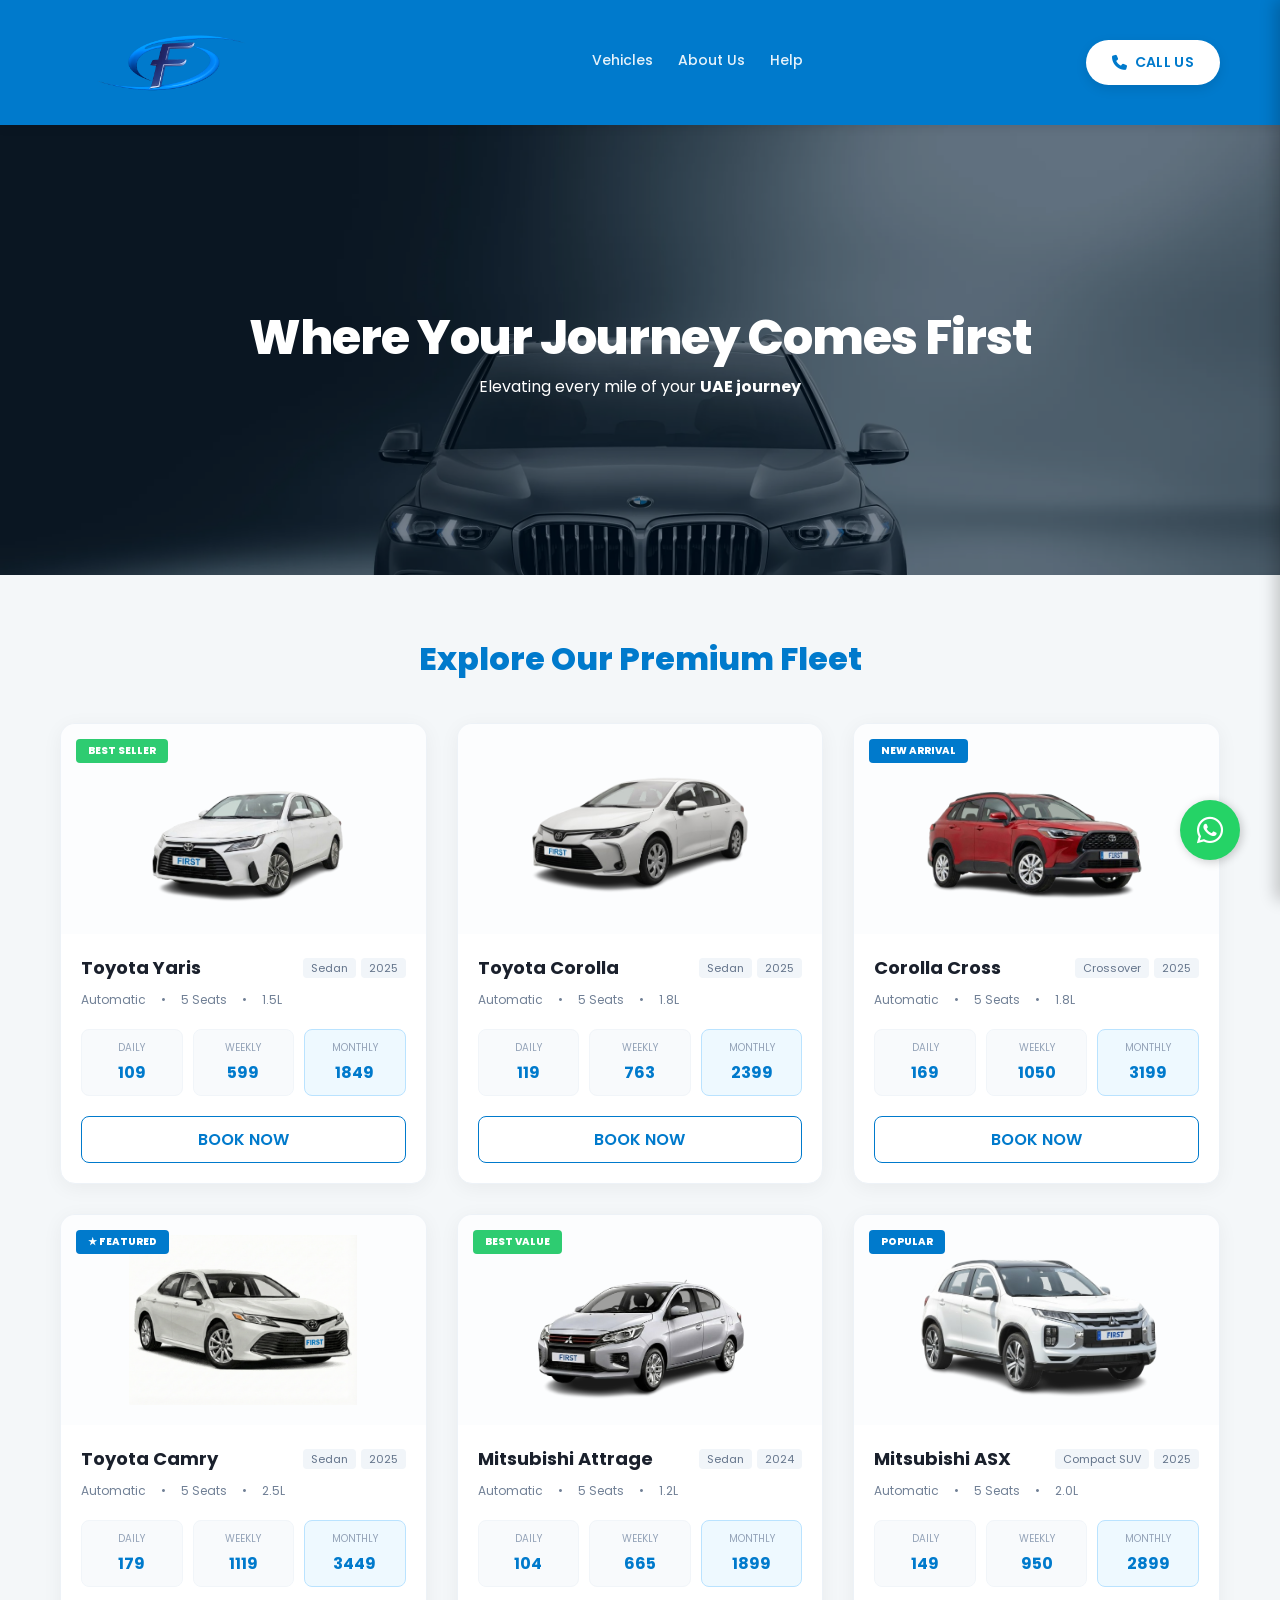
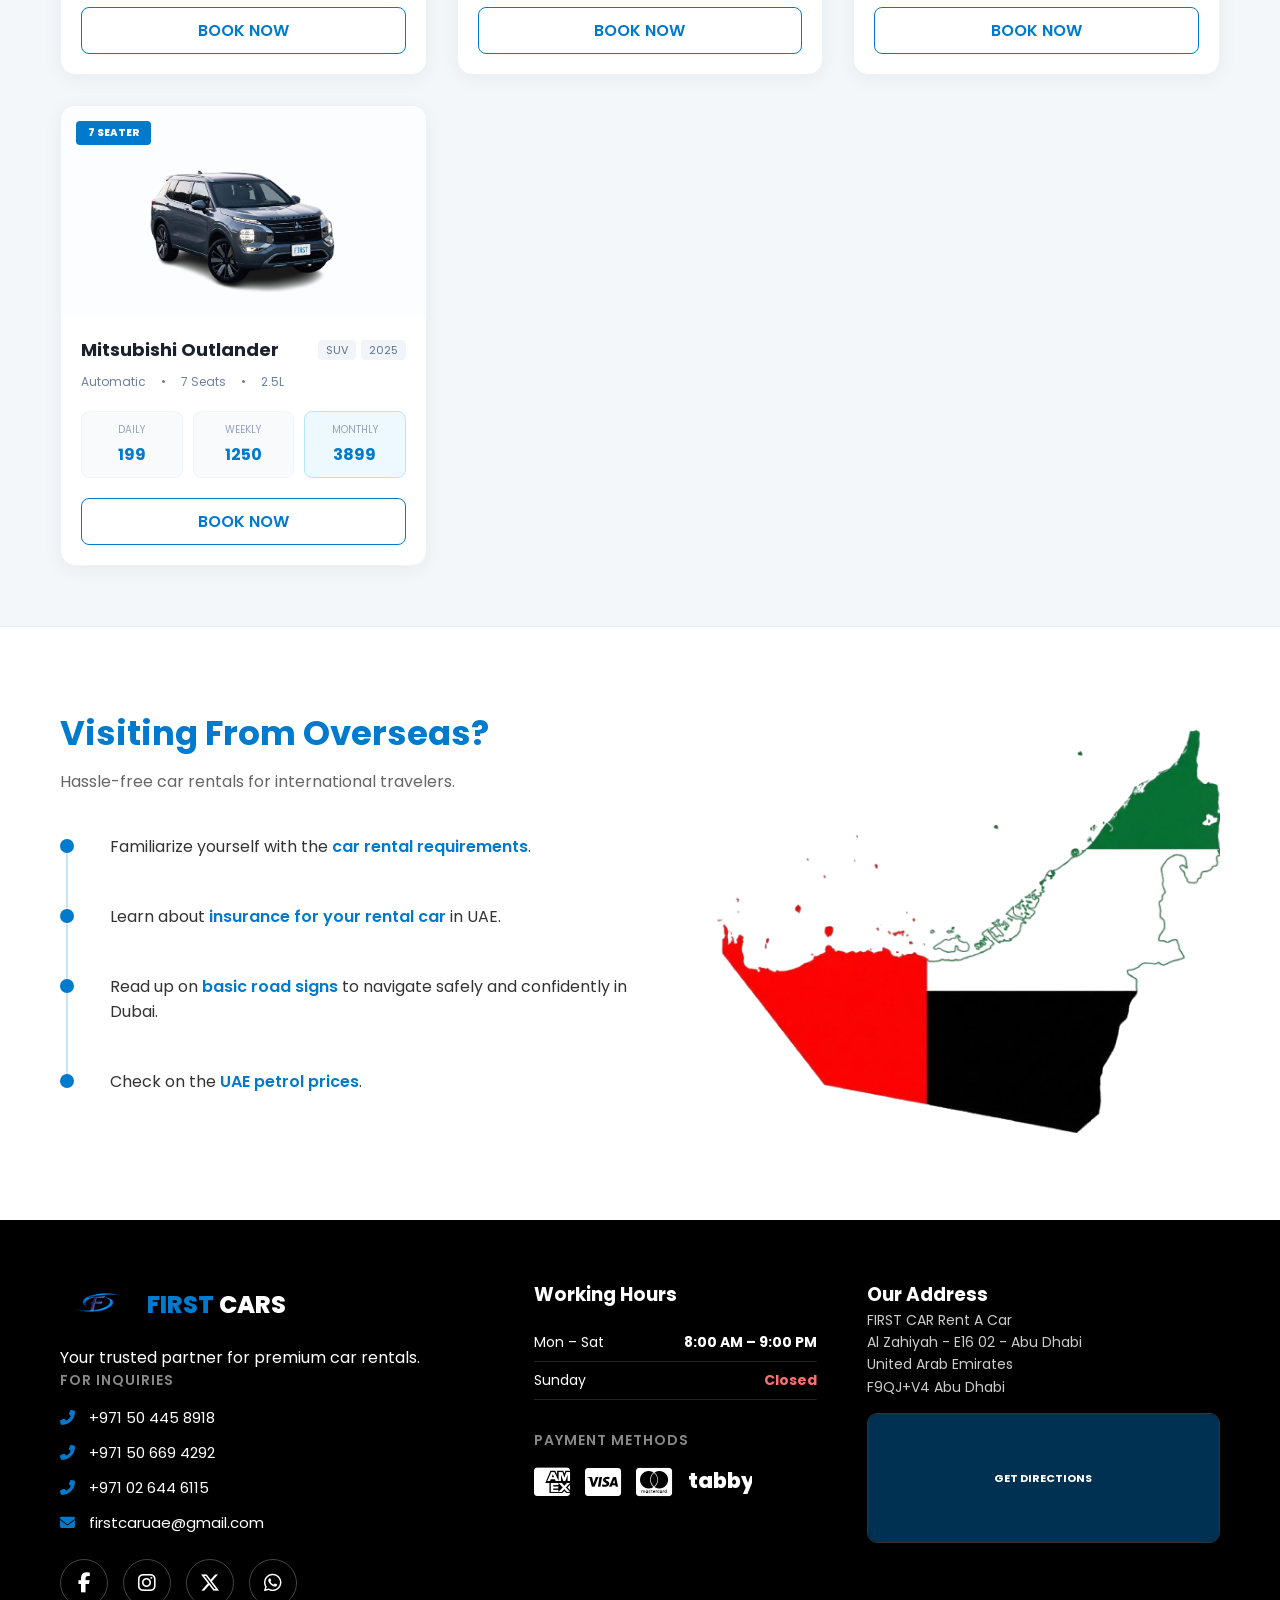
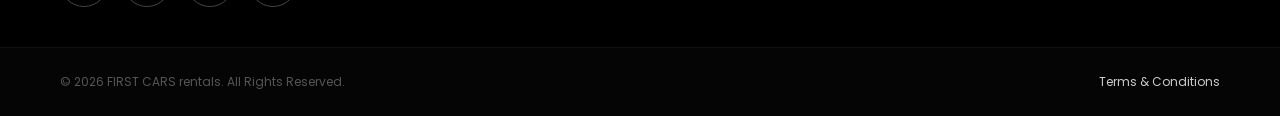
<file: first car/index.html>
<!DOCTYPE html>
<html lang="en">
<head>
    <meta charset="UTF-8">
    <meta name="viewport" content="width=device-width, initial-scale=1.0">
    <title>First Cars | Premium Fleet Rentals</title>
    <link rel="stylesheet" href="FirstCars.css">
    <link rel="preconnect" href="https://fonts.googleapis.com">
    <link rel="preconnect" href="https://fonts.gstatic.com" crossorigin>
    <link href="https://fonts.googleapis.com/css2?family=Poppins:wght@300;400;500;600;700;800&display=swap" rel="stylesheet">
    <link rel="stylesheet" href="https://cdnjs.cloudflare.com/ajax/libs/font-awesome/6.4.2/css/all.min.css">
</head>
<body>

<a href="https://wa.me/+971506694292" class="whatsapp-float" target="_blank">
    <i class="fab fa-whatsapp"></i>
</a>

<div class="mobile-overlay" id="mobileOverlay"></div>
<div class="mobile-sidebar" id="mobileSidebar">
    <div class="close-btn" id="closeSidebar"><i class="fas fa-times"></i></div>
    <nav class="mobile-nav-links">
        <a href="#vehicles" onclick="closeSidebarMenu()">Vehicles</a>
        <a href="aboutus.html">About Us</a>
        <a href="help.html">Help</a>
        <a href="terms.html" style="font-size: 1rem; color: #cbd5e1; border-bottom: none; margin-top: 10px;">Terms & Conditions</a>
    </nav>
</div>

<header class="Firstcars-header">    
    <div class="container header-container">
        <a href="#" class="logo-container">
            <img src="first cars rentals logo.png" alt="First Car Rentals" class="header-logo">
        </a>

        <nav class="header-nav">
            <a href="#vehicles">Vehicles</a>
            <a href="aboutus.html">About Us</a>
            <a href="help.html">Help</a>
        </nav>
        
        <div class="header-right">
            <div class="call-dropdown-container">
                <button class="call-btn" id="callDropdownBtn"><i class="fas fa-phone-alt"></i> CALL US</button>
                <div class="call-dropdown-menu" id="callDropdownMenu">
                    <a href="tel:+971504458918"><i class="fas fa-phone-alt"></i> +971 50 445 8918</a>
                    <a href="tel:+971506694292"><i class="fas fa-phone-alt"></i> +971 50 669 4292</a>
                </div>
            </div>
        </div>
    </div>
</header>

<section class="hero-minimal">
    <div class="hamburger" id="hamburgerMenu">
        <i class="fas fa-bars"></i>
    </div>
    
    <div class="hero-overlay">
        <div class="container">
            <h1>Where Your Journey Comes First</h1>
            <p>Elevating every mile of your <strong>UAE journey</strong></p>
        </div>
    </div>
</section>

<main id="vehicles" class="fleet-section">
    <div class="container">
        <h2 class="fleet-heading">Explore Our Premium Fleet</h2>
        
        <div class="fleet-grid">
            <div class="car-card-pro">
                <div class="tag economy">BEST SELLER</div>
                <div class="image-box"><img src="yaris.png" alt="Toyota Yaris" class="car-thumb"></div>
                <div class="car-info">
                    <div class="car-title-row">
                        <h3>Toyota Yaris</h3>
                        <div class="badges"><span class="badge">Sedan</span><span class="badge">2025</span></div>
                    </div>
                    <div class="car-specs"><span>Automatic</span> • <span>5 Seats</span> • <span>1.5L</span></div>
                    <div class="pricing-container">
                        <div class="price-item"><span>Daily</span><strong>109</strong></div>
                        <div class="price-item"><span>Weekly</span><strong>599</strong></div>
                        <div class="price-item highlight"><span>Monthly</span><strong>1849</strong></div>
                    </div>
                    <div class="car-btns">
                        <a href="yaris.html" class="btn-detail">BOOK NOW</a>
                    </div>
                </div>
            </div>

            <div class="car-card-pro">
                <div class="image-box"><img src="corolla.png" alt="Toyota Corolla" class="car-thumb"></div>
                <div class="car-info">
                    <div class="car-title-row">
                        <h3>Toyota Corolla</h3>
                        <div class="badges"><span class="badge">Sedan</span><span class="badge">2025</span></div>
                    </div>
                    <div class="car-specs"><span>Automatic</span> • <span>5 Seats</span> • <span>1.8L</span></div>
                    <div class="pricing-container">
                        <div class="price-item"><span>Daily</span><strong>119</strong></div>
                        <div class="price-item"><span>Weekly</span><strong>763</strong></div>
                        <div class="price-item highlight"><span>Monthly</span><strong>2399</strong></div>
                    </div>
                    <div class="car-btns">
                        <a href="corolla.html" class="btn-detail">BOOK NOW</a>
                    </div>
                </div>
            </div>

            <div class="car-card-pro">
                <div class="tag featured">NEW ARRIVAL</div>
                <div class="image-box"><img src="corolla cross.png" alt="Toyota Corolla Cross" class="car-thumb"></div>
                <div class="car-info">
                    <div class="car-title-row">
                        <h3>Corolla Cross</h3>
                        <div class="badges"><span class="badge">Crossover</span><span class="badge">2025</span></div>
                    </div>
                    <div class="car-specs"><span>Automatic</span> • <span>5 Seats</span> • <span>1.8L</span></div>
                    <div class="pricing-container">
                        <div class="price-item"><span>Daily</span><strong>169</strong></div>
                        <div class="price-item"><span>Weekly</span><strong>1050</strong></div>
                        <div class="price-item highlight"><span>Monthly</span><strong>3199</strong></div>
                    </div>
                    <div class="car-btns">
                        <a href="corolla-cross.html" class="btn-detail">BOOK NOW</a>
                    </div>
                </div>
            </div>

            <div class="car-card-pro">
                <div class="tag featured">★ FEATURED</div>
                <div class="image-box"><img src="camry.png" alt="Toyota Camry" class="car-thumb"></div>
                <div class="car-info">
                    <div class="car-title-row">
                        <h3>Toyota Camry</h3>
                        <div class="badges"><span class="badge">Sedan</span><span class="badge">2025</span></div>
                    </div>
                    <div class="car-specs"><span>Automatic</span> • <span>5 Seats</span> • <span>2.5L</span></div>
                    <div class="pricing-container">
                        <div class="price-item"><span>Daily</span><strong>179</strong></div>
                        <div class="price-item"><span>Weekly</span><strong>1119</strong></div>
                        <div class="price-item highlight"><span>Monthly</span><strong>3449</strong></div>
                    </div>
                    <div class="car-btns">
                        <a href="Toyota-Camry.html" class="btn-detail">BOOK NOW</a>
                    </div>
                </div>
            </div>

            <div class="car-card-pro">
                <div class="tag economy">BEST VALUE</div>
                <div class="image-box"><img src="attrage.png" alt="Mitsubishi Attrage" class="car-thumb"></div>
                <div class="car-info">
                    <div class="car-title-row">
                        <h3>Mitsubishi Attrage</h3>
                        <div class="badges"><span class="badge">Sedan</span><span class="badge">2024</span></div>
                    </div>
                    <div class="car-specs"><span>Automatic</span> • <span>5 Seats</span> • <span>1.2L</span></div>
                    <div class="pricing-container">
                        <div class="price-item"><span>Daily</span><strong>104</strong></div>
                        <div class="price-item"><span>Weekly</span><strong>665</strong></div>
                        <div class="price-item highlight"><span>Monthly</span><strong>1899</strong></div>
                    </div>
                    <div class="car-btns">
                        <a href="Mitsubishi-Attrage.html" class="btn-detail">BOOK NOW</a>
                    </div>
                </div>
            </div>

            <div class="car-card-pro">
                <div class="tag featured">POPULAR</div>
                <div class="image-box"><img src="asx.png" alt="Mitsubishi ASX" class="car-thumb"></div>
                <div class="car-info">
                    <div class="car-title-row">
                        <h3>Mitsubishi ASX</h3>
                        <div class="badges"><span class="badge">Compact SUV</span><span class="badge">2025</span></div>
                    </div>
                    <div class="car-specs"><span>Automatic</span> • <span>5 Seats</span> • <span>2.0L</span></div>
                    <div class="pricing-container">
                        <div class="price-item"><span>Daily</span><strong>149</strong></div>
                        <div class="price-item"><span>Weekly</span><strong>950</strong></div>
                        <div class="price-item highlight"><span>Monthly</span><strong>2899</strong></div>
                    </div>
                    <div class="car-btns">
                        <a href="Mitsubishi-ASX.html" class="btn-detail">BOOK NOW</a>
                    </div>
                </div>
            </div>

            <div class="car-card-pro">
                <div class="tag featured">7 SEATER</div>
                <div class="image-box"><img src="outlander.png" alt="Mitsubishi Outlander" class="car-thumb"></div>
                <div class="car-info">
                    <div class="car-title-row">
                        <h3>Mitsubishi Outlander</h3>
                        <div class="badges"><span class="badge">SUV</span><span class="badge">2025</span></div>
                    </div>
                    <div class="car-specs"><span>Automatic</span> • <span>7 Seats</span> • <span>2.5L</span></div>
                    <div class="pricing-container">
                        <div class="price-item"><span>Daily</span><strong>199</strong></div>
                        <div class="price-item"><span>Weekly</span><strong>1250</strong></div>
                        <div class="price-item highlight"><span>Monthly</span><strong>3899</strong></div>
                    </div>
                    <div class="car-btns">
                        <a href="Mitsubishi-Outlander.html" class="btn-detail">BOOK NOW</a>
                    </div>
                </div>
            </div>
        </div>
    </div>
</main>

<section class="overseas-section">
    <div class="container overseas-grid">
        <div class="overseas-content">
            <h2>Visiting From Overseas?</h2>
            <p class="overseas-subtitle">Hassle-free car rentals for international travelers.</p>
            
            <div class="stepper">
                <div class="step-item">
                    <div class="step-dot"></div>
                    <p>Familiarize yourself with the <span class="highlight-text">car rental requirements</span>.</p>
                </div>
                <div class="step-item">
                    <div class="step-dot"></div>
                    <p>Learn about <span class="highlight-text">insurance for your rental car</span> in UAE.</p>
                </div>
                <div class="step-item">
                    <div class="step-dot"></div>
                    <p>Read up on <span class="highlight-text">basic road signs</span> to navigate safely and confidently in Dubai.</p>
                </div>
                <div class="step-item">
                    <div class="step-dot"></div>
                    <p>Check on the <span class="highlight-text">UAE petrol prices</span>.</p>
                </div>
            </div>
        </div>
        <div class="overseas-visual">
            <img src="map.png" alt="UAE Travel Guide" class="guide-img">
        </div>
    </div>
</section>

<footer class="footer">
    <div class="container footer-grid">
        <div class="footer-col brand-col">
            <div class="footer-logo-row">
                <img src="first cars rentals logo.png" alt="First Cars Logo" class="footer-logo-img">
                <div class="footer-brand">FIRST <span>CARS</span></div>
            </div>
            <p>Your trusted partner for premium car rentals.</p>
            
            <div class="footer-section-title">For Inquiries</div>
            <div class="footer-contacts">
                <a href="tel:+971504458918" class="contact-link"><i class="fas fa-phone-alt"></i> +971 50 445 8918</a>
                <a href="tel:+971506694292" class="contact-link"><i class="fas fa-phone-alt"></i> +971 50 669 4292</a>
                <a href="tel:+971026446115" class="contact-link"><i class="fas fa-phone-alt"></i> +971 02 644 6115</a>
                <a href="mailto:firstcaruae@gmail.com" class="contact-link"><i class="fas fa-envelope"></i> firstcaruae@gmail.com</a>
            </div>

            <div class="social-links">
                <a href="#" class="social-btn"><i class="fab fa-facebook-f"></i></a>
                <a href="#" class="social-btn"><i class="fab fa-instagram"></i></a>
                <a href="#" class="social-btn"><i class="fa-brands fa-x-twitter"></i></a>
                <a href="https://wa.me/+971506694292" class="social-btn"><i class="fab fa-whatsapp"></i></a>
            </div>
        </div>

        <div class="footer-col">
            <h3>Working Hours</h3>
            <ul class="timing-list">
                <li><span>Mon – Sat</span> <strong>8:00 AM – 9:00 PM</strong></li>
                <li><span>Sunday</span> <strong class="closed">Closed</strong></li>
            </ul>

            <div class="payment-section">
                <div class="footer-section-title">Payment methods</div>
                <div class="payment-icons-original">
                    <i class="fab fa-cc-amex" title="American Express"></i>
                    <i class="fab fa-cc-visa" title="Visa"></i>
                    <i class="fab fa-cc-mastercard" title="Mastercard"></i>
                    <svg class="tabby-svg-icon" viewBox="0 0 85 32" xmlns="http://www.w3.org/2000/svg" title="Tabby">
                        <text x="0" y="24" font-family="'Poppins', sans-serif" font-weight="800" font-size="28" fill="currentColor">tabby</text>
                    </svg>
                </div>
            </div>
        </div>

        <div class="footer-col map-col">
            <h3>Our Address</h3>
            <p class="address-text">
                FIRST CAR Rent A Car<br>
                Al Zahiyah - E16 02 - Abu Dhabi<br>
                United Arab Emirates<br>
                F9QJ+V4 Abu Dhabi
            </p>
            <a href="https://www.google.com/maps/search/?api=1&query=FIRST+CAR+Rent+A+Car,+Al+Zahiyah+-+E16+02+-+Abu+Dhabi+-+United+Arab+Emirates" target="_blank" class="footer-map-link">
                <div class="map-rectangle">
                    <iframe src="https://maps.google.com/maps?q=FIRST%20CAR%20Rent%20A%20Car,%20Al%20Zahiyah%20-%20E16%2002%20-%20Abu%20Dhabi&t=&z=15&ie=UTF8&iwloc=&output=embed" width="100%" height="130" style="border:0;" allowfullscreen="" loading="lazy"></iframe>
                    <div class="map-overlay">GET DIRECTIONS</div>
                </div>
            </a>
        </div>
    </div>
    
    <div class="footer-bottom">
        <div class="container" style="display: flex; justify-content: space-between; align-items: center; flex-wrap: wrap; gap: 10px;">
            <div>© 2026 FIRST CARS rentals. All Rights Reserved.</div>
            <div>
                <a href="terms.html" style="color: #ccc; text-decoration: none; transition: 0.3s;" onmouseover="this.style.color='#007acc'" onmouseout="this.style.color='#ccc'">Terms & Conditions</a>
            </div>
        </div>
    </div>
</footer>

<script>
    // --- Mobile Sidebar Logic ---
    const hamburgerMenu = document.getElementById('hamburgerMenu');
    const mobileSidebar = document.getElementById('mobileSidebar');
    const closeSidebar = document.getElementById('closeSidebar');
    const mobileOverlay = document.getElementById('mobileOverlay');

    function openSidebar() {
        if(mobileSidebar) mobileSidebar.classList.add('active');
        if(mobileOverlay) mobileOverlay.classList.add('active');
    }

    function closeSidebarMenu() {
        if(mobileSidebar) mobileSidebar.classList.remove('active');
        if(mobileOverlay) mobileOverlay.classList.remove('active');
    }

    if(hamburgerMenu) hamburgerMenu.addEventListener('click', openSidebar);
    if(closeSidebar) closeSidebar.addEventListener('click', closeSidebarMenu);
    if(mobileOverlay) mobileOverlay.addEventListener('click', closeSidebarMenu);

    // --- Call Dropdown Logic ---
    const callDropdownBtn = document.getElementById('callDropdownBtn');
    const callDropdownMenu = document.getElementById('callDropdownMenu');

    if(callDropdownBtn && callDropdownMenu) {
        callDropdownBtn.addEventListener('click', function(e) {
            e.preventDefault();
            e.stopPropagation();
            callDropdownMenu.classList.toggle('show');
        });
    }

    // Close the dropdown if the user clicks outside of it
    window.addEventListener('click', function(event) {
        if (!event.target.matches('.call-btn') && !event.target.closest('.call-dropdown-container')) {
            if (callDropdownMenu && callDropdownMenu.classList.contains('show')) {
                callDropdownMenu.classList.remove('show');
            }
        }
    });
</script>

</body>
</html>
</file>
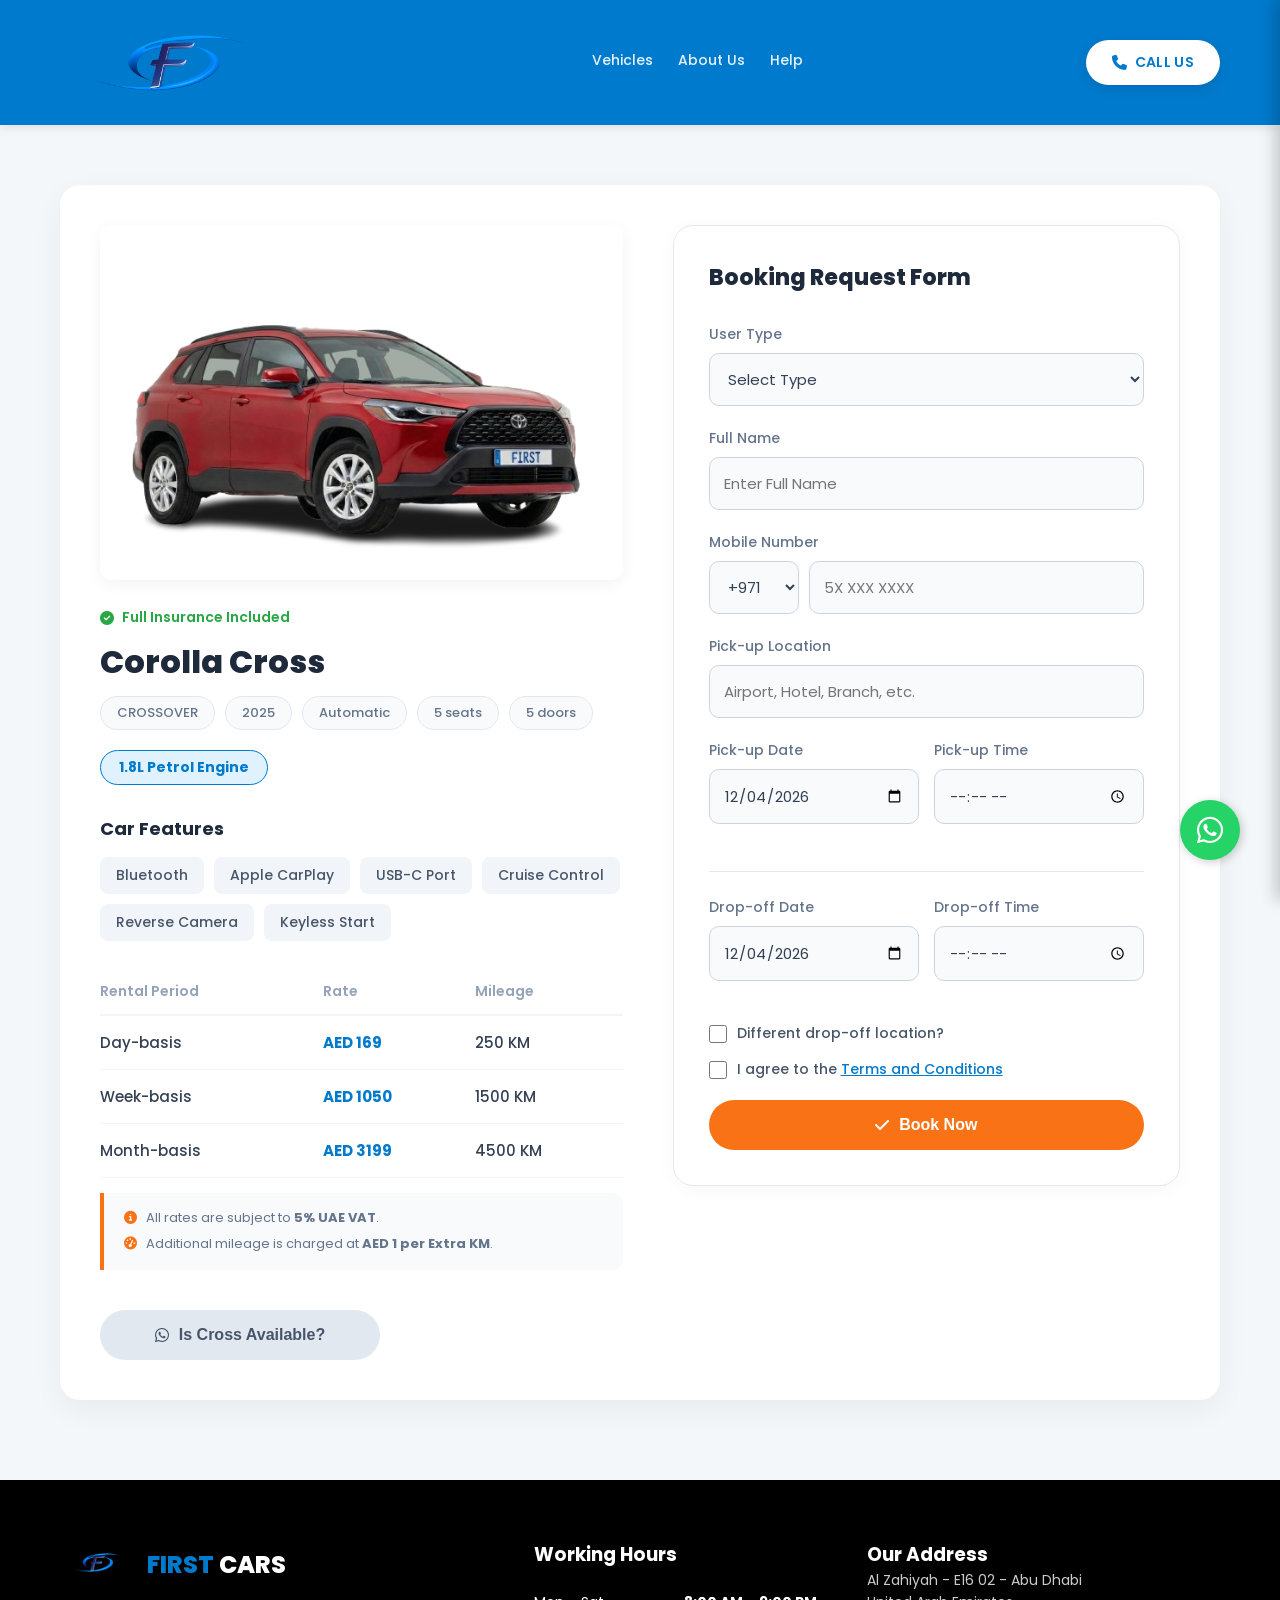
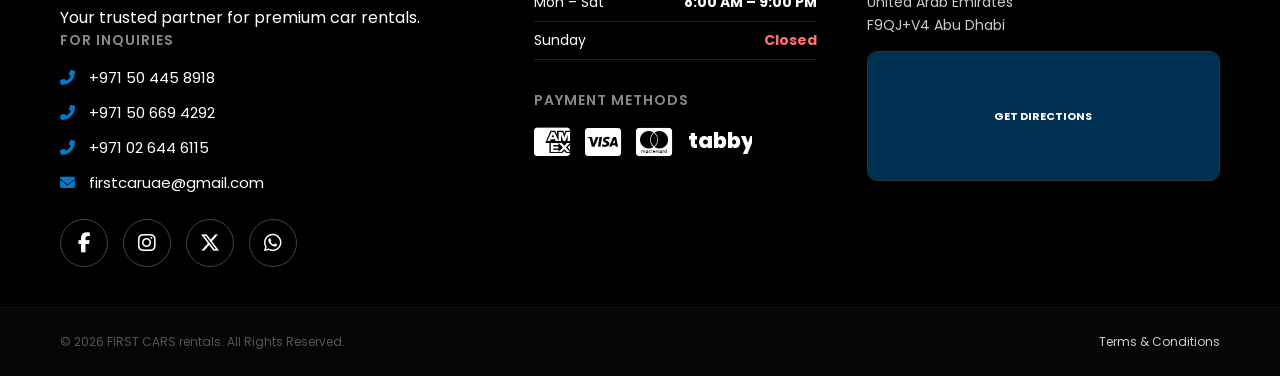
<file: first car/corolla-cross.html>
<!DOCTYPE html>
<html lang="en">
<head>
    <meta charset="UTF-8">
    <meta name="viewport" content="width=device-width, initial-scale=1.0">
    <title>Rent Corolla Cross | First Cars</title>
    
    <link rel="stylesheet" href="FirstCars.css">
    
    <link rel="preconnect" href="https://fonts.googleapis.com">
    <link rel="preconnect" href="https://fonts.gstatic.com" crossorigin>
    <link href="https://fonts.googleapis.com/css2?family=Poppins:wght@300;400;500;600;700;800;900&display=swap" rel="stylesheet">
    <link rel="stylesheet" href="https://cdnjs.cloudflare.com/ajax/libs/font-awesome/6.4.2/css/all.min.css">

    <style>
        /* =========================================
           CAR BOOKING PAGE SPECIFIC STYLES
           ========================================= */
        
        .booking-page-main {
            padding: 60px 0 80px 0;
            background-color: #f4f7f9;
        }

        .car-page-wrapper { 
            background: #fff; 
            padding: 40px; 
            border-radius: 20px; 
            box-shadow: 0 10px 30px rgba(0,0,0,0.05); 
            display: flex; 
            flex-wrap: wrap; 
            gap: 50px; 
        }
        
        .car-details { flex: 1.2; min-width: 320px; }
        .main-image { width: 100%; height: auto; border-radius: 12px; margin-bottom: 20px; object-fit: cover; box-shadow: 0 4px 15px rgba(0,0,0,0.05); }
        .rental-meta { font-size: 14px; color: #28a745; margin-bottom: 5px; display: flex; align-items: center; gap: 8px; font-weight: 600; }
        .car-title { font-size: 32px; font-weight: 800; margin: 10px 0; color: #1e293b; }
        
        .specs-row { display: flex; flex-wrap: wrap; gap: 10px; margin-bottom: 20px; }
        .badge-spec { border: 1px solid #e2e8f0; padding: 6px 16px; border-radius: 20px; font-size: 13px; color: #64748b; background: #f8fafc; font-weight: 500;}
        .engine-badge { display: inline-block; border: 1.5px solid rgb(0, 122, 204); padding: 6px 18px; border-radius: 20px; font-size: 14px; margin-bottom: 30px; color: rgb(0, 122, 204); font-weight: 700; background: #e0f2fe; }
        
        .section-label { font-size: 18px; font-weight: 700; margin-bottom: 15px; color: #1e293b; }
        .features-grid { display: flex; flex-wrap: wrap; gap: 10px; margin-bottom: 40px; }
        .feature-item { background: #f1f5f9; padding: 8px 16px; border-radius: 8px; font-size: 14px; color: #475569; font-weight: 500; }
        
        .pricing-table { width: 100%; border-collapse: collapse; margin-bottom: 15px; }
        .pricing-table th { text-align: left; font-size: 14px; color: #94a3b8; font-weight: 600; padding-bottom: 12px; border-bottom: 2px solid #f1f5f9; }
        .pricing-table td { padding: 15px 0; border-bottom: 1px solid #f1f5f9; font-size: 15px; font-weight: 500; color: #334155; }
        .pricing-table td:nth-child(2) { color: rgb(0, 122, 204); font-weight: 700; }

        /* New Additional Info Box for VAT & Mileage */
        .pricing-info-box {
            background: #f8fafc;
            border-left: 4px solid #f97316;
            padding: 15px 20px;
            border-radius: 0 10px 10px 0;
            margin-bottom: 40px;
            font-size: 13px;
            color: #64748b;
            line-height: 1.6;
        }

        .pricing-info-box i {
            color: #f97316;
            margin-right: 6px;
        }

        .btn-inquiry { 
            width: 100%; 
            padding: 16px; 
            border-radius: 40px; 
            font-weight: 700; 
            cursor: pointer; 
            text-align: center; 
            border: none; 
            font-size: 16px; 
            display: flex; 
            align-items: center; 
            justify-content: center; 
            gap: 10px; 
            transition: all 0.3s ease; 
            background: #e2e8f0; 
            color: #475569; 
            max-width: 280px; 
        }
        .btn-inquiry:hover { background: #cbd5e1; transform: translateY(-2px); color: #1e293b; }

        /* Booking Form Styling */
        .booking-form { flex: 1; min-width: 320px; border: 1px solid #e2e8f0; border-radius: 20px; padding: 35px; background: #ffffff; height: fit-content; box-shadow: 0 4px 20px rgba(0,0,0,0.03); }
        .form-header { font-size: 22px; font-weight: 800; margin-bottom: 30px; color: #1e293b; }
        
        .form-group { margin-bottom: 22px; }
        .form-group label { display: block; font-size: 14px; color: #64748b; margin-bottom: 8px; font-weight: 500; }
        .form-row { display: flex; gap: 15px; }
        .form-row .form-group { flex: 1; }
        
        select, input { width: 100%; padding: 14px; border: 1px solid #cbd5e1; border-radius: 10px; font-size: 15px; background: #f8fafc; outline: none; font-family: 'Poppins', sans-serif; color: #334155; transition: border-color 0.3s; }
        select:focus, input:focus { border-color: rgb(0, 122, 204); background: #ffffff; }
        input[type="date"], input[type="time"] { text-transform: uppercase; }
        
        .phone-input-wrap { display: flex; gap: 10px; }
        .phone-input-wrap select { width: 110px; }

        .checkbox-wrap { display: flex; align-items: center; gap: 10px; font-size: 14px; color: #475569; margin: 20px 0; cursor: pointer; font-weight: 500; }
        .checkbox-wrap input { width: 18px; height: 18px; margin: 0; cursor: pointer; accent-color: rgb(0, 122, 204); }

        #drop-off-loc-container { display: none; margin-bottom: 20px; }
        .divider { height: 1px; background: #e2e8f0; margin: 25px 0; }

        .btn-book-now { 
            width: 100%; 
            padding: 16px; 
            border-radius: 40px; 
            font-weight: 700; 
            cursor: pointer; 
            border: none; 
            font-size: 16px; 
            display: flex; 
            align-items: center; 
            justify-content: center; 
            gap: 10px; 
            background: #f97316; 
            color: #fff; 
            margin-top: 10px; 
            transition: all 0.3s ease; 
        }
        .btn-book-now:hover { background: #ea580c; transform: translateY(-2px); box-shadow: 0 10px 20px rgba(249, 115, 22, 0.25); }

        /* Override global hamburger position for standard pages */
        .hamburger-page {
            display: none;
            font-size: 26px;
            color: white;
            cursor: pointer;
            margin-right: 20px;
        }

        /* Payment Icons & Tabby specific styling */
        .payment-icons-original { 
            display: flex; 
            gap: 15px; 
            align-items: center; 
            font-size: 32px; 
            color: #ffffff; 
            margin-top: 10px; 
        }
        .tabby-svg-icon {
            height: 24px; 
            width: 65px;
            display: inline-block;
            color: #ffffff; 
        }

        @media (max-width: 900px) {
            .car-page-wrapper { flex-direction: column; padding: 25px; gap: 40px; }
            .car-details, .booking-form { min-width: 100%; }
            .btn-inquiry { max-width: 100%; }
            .form-row { flex-direction: column; gap: 0; }
            .hamburger-page { display: block; }
            .header-nav { display: none !important; }
            .header-container { flex-direction: row; justify-content: space-between; }
            .header-left { display: flex; align-items: center; }
        }
    </style>
</head>
<body>

<a href="https://wa.me/+971506694292" class="whatsapp-float" target="_blank">
    <i class="fab fa-whatsapp"></i>
</a>

<div class="mobile-overlay" id="mobileOverlay"></div>
<div class="mobile-sidebar" id="mobileSidebar">
    <div class="close-btn" id="closeSidebar"><i class="fas fa-times"></i></div>
    <nav class="mobile-nav-links">
        <a href="index.html#vehicles">Vehicles</a>
        <a href="aboutus.html">About Us</a>
        <a href="help.html">Help</a>
        <a href="terms.html" style="font-size: 1rem; color: #cbd5e1; border-bottom: none; margin-top: 10px;">Terms & Conditions</a>
    </nav>
</div>

<header class="Firstcars-header">    
    <div class="container header-container">
        <div class="header-left" style="display: flex; align-items: center;">
            <div class="hamburger-page" id="hamburgerMenu">
                <i class="fas fa-bars"></i>
            </div>
            <a href="index.html" class="logo-container">
                <img src="first cars rentals logo.png" alt="First Car Rentals" class="header-logo">
            </a>
        </div>

        <nav class="header-nav">
            <a href="index.html#vehicles">Vehicles</a>
            <a href="aboutus.html">About Us</a>
            <a href="help.html">Help</a>
        </nav>
        
        <div class="header-right">
            <a href="tel:+971504458918" class="call-btn"><i class="fas fa-phone-alt"></i> CALL US</a>
        </div>
    </div>
</header>

<main class="booking-page-main">
    <div class="container">
        <div class="car-page-wrapper">
            
            <div class="car-details">
                <img src="corolla cross.png" alt="Corolla Cross" class="main-image">
                
                <div class="rental-meta">
                    <i class="fas fa-check-circle"></i> Full Insurance Included
                </div>

                <h1 class="car-title">Corolla Cross</h1>

                <div class="specs-row">
                    <span class="badge-spec">CROSSOVER</span>
                    <span class="badge-spec">2025</span>
                    <span class="badge-spec">Automatic</span>
                    <span class="badge-spec">5 seats</span>
                    <span class="badge-spec">5 doors</span>
                </div>

                <div class="engine-badge">1.8L Petrol Engine</div>

                <div class="section-label">Car Features</div>
                <div class="features-grid">
                    <div class="feature-item">Bluetooth</div>
                    <div class="feature-item">Apple CarPlay</div>
                    <div class="feature-item">USB-C Port</div>
                    <div class="feature-item">Cruise Control</div>
                    <div class="feature-item">Reverse Camera</div>
                    <div class="feature-item">Keyless Start</div>
                </div>

                <table class="pricing-table">
                    <thead>
                        <tr>
                            <th>Rental Period</th>
                            <th>Rate</th>
                            <th>Mileage</th>
                        </tr>
                    </thead>
                    <tbody>
                        <tr><td>Day-basis</td><td>AED 169</td><td>250 KM</td></tr>
                        <tr><td>Week-basis</td><td>AED 1050</td><td>1500 KM</td></tr>
                        <tr><td>Month-basis</td><td>AED 3199</td><td>4500 KM</td></tr>
                    </tbody>
                </table>

                <div class="pricing-info-box">
                    <div><i class="fas fa-info-circle"></i> All rates are subject to <strong>5% UAE VAT</strong>.</div>
                    <div style="margin-top: 5px;"><i class="fas fa-tachometer-alt"></i> Additional mileage is charged at <strong>AED 1 per Extra KM</strong>.</div>
                </div>

                <button class="btn-inquiry" onclick="sendInquiry()">
                    <i class="fab fa-whatsapp"></i> Is Cross Available?
                </button>
            </div>

            <div class="booking-form">
                <div class="form-header">Booking Request Form</div>
                
                <form id="rentalForm">
                    <div class="form-group">
                        <label>User Type</label>
                        <select id="user-type" required>
                            <option value="">Select Type</option>
                            <option>UAE Resident</option>
                            <option>Tourist</option>
                            <option>UAE Citizen</option>
                        </select>
                    </div>

                    <div class="form-group">
                        <label>Full Name</label>
                        <input type="text" id="full-name" placeholder="Enter Full Name" required>
                    </div>

                    <div class="form-group">
                        <label>Mobile Number</label>
                        <div class="phone-input-wrap">
                            <select id="country-code" required>
                                <option>+971</option>
                                <option>+966</option>
                                <option>+968</option>
                                <option>+974</option>
                                <option>+44</option>
                                <option>+1</option>
                            </select>
                            <input type="tel" id="phone" placeholder="5X XXX XXXX" required>
                        </div>
                    </div>

                    <div class="form-group">
                        <label>Pick-up Location</label>
                        <input list="locations" id="pickup-loc" placeholder="Airport, Hotel, Branch, etc." required>
                        <datalist id="locations">
                            <option value="First Cars - Al Zahiyah Branch">
                            <option value="Abu Dhabi International Airport (AUH)">
                            <option value="Dubai International Airport (DXB)">
                            <option value="Yas Island / Yas Mall">
                            <option value="Saadiyat Island">
                        </datalist>
                    </div>

                    <div class="form-row">
                        <div class="form-group">
                            <label>Pick-up Date</label>
                            <input type="date" id="pickup-date" required>
                        </div>
                        <div class="form-group">
                            <label>Pick-up Time</label>
                            <input type="time" id="pickup-time" required>
                        </div>
                    </div>

                    <div class="divider"></div>

                    <div class="form-row">
                        <div class="form-group">
                            <label>Drop-off Date</label>
                            <input type="date" id="drop-date" required>
                        </div>
                        <div class="form-group">
                            <label>Drop-off Time</label>
                            <input type="time" id="drop-time" required>
                        </div>
                    </div>

                    <div class="checkbox-wrap" style="margin-bottom: 5px;">
                        <input type="checkbox" id="diff-loc-check">
                        <label for="diff-loc-check">Different drop-off location?</label>
                    </div>

                    <div id="drop-off-loc-container" style="margin-top: 15px;">
                        <div class="form-group">
                            <label>Drop-off Location</label>
                            <input list="locations" id="drop-loc" placeholder="Specify drop-off point">
                        </div>
                    </div>
                    
                    <div class="checkbox-wrap" style="margin-top: 15px; margin-bottom: 20px;">
                        <input type="checkbox" id="agree-terms" required>
                        <label for="agree-terms">I agree to the <a href="terms.html" target="_blank" style="color: rgb(0, 122, 204); text-decoration: underline;">Terms and Conditions</a></label>
                    </div>

                    <button type="submit" class="btn-book-now">
                        <i class="fas fa-check"></i> Book Now
                    </button>
                </form>
            </div>
            
        </div>
    </div>
</main>

<footer class="footer">
    <div class="container footer-grid">
        <div class="footer-col brand-col">
            <div class="footer-logo-row">
                <img src="first cars rentals logo.png" alt="First Cars Logo" class="footer-logo-img">
                <div class="footer-brand">FIRST <span>CARS</span></div>
            </div>
            <p>Your trusted partner for premium car rentals.</p>
            
            <div class="footer-section-title">For Inquiries</div>
            <div class="footer-contacts">
                <a href="tel:+971504458918" class="contact-link"><i class="fas fa-phone-alt"></i> +971 50 445 8918</a>
                <a href="tel:+971506694292" class="contact-link"><i class="fas fa-phone-alt"></i> +971 50 669 4292</a>
                <a href="tel:+971026446115" class="contact-link"><i class="fas fa-phone-alt"></i> +971 02 644 6115</a>
                <a href="mailto:firstcaruae@gmail.com" class="contact-link"><i class="fas fa-envelope"></i> firstcaruae@gmail.com</a>
            </div>

            <div class="social-links">
                <a href="#" class="social-btn"><i class="fab fa-facebook-f"></i></a>
                <a href="#" class="social-btn"><i class="fab fa-instagram"></i></a>
                <a href="#" class="social-btn"><i class="fa-brands fa-x-twitter"></i></a>
                <a href="https://wa.me/+971506694292" class="social-btn"><i class="fab fa-whatsapp"></i></a>
            </div>
        </div>

        <div class="footer-col">
            <h3>Working Hours</h3>
            <ul class="timing-list">
                <li><span>Mon – Sat</span> <strong>8:00 AM – 9:00 PM</strong></li>
                <li><span>Sunday</span> <strong class="closed">Closed</strong></li>
            </ul>

            <div class="payment-section">
                <div class="footer-section-title">Payment methods</div>
                <div class="payment-icons-original">
                    <i class="fab fa-cc-amex" title="American Express"></i>
                    <i class="fab fa-cc-visa" title="Visa"></i>
                    <i class="fab fa-cc-mastercard" title="Mastercard"></i>
                    <svg class="tabby-svg-icon" viewBox="0 0 85 32" xmlns="http://www.w3.org/2000/svg" title="Tabby">
                        <text x="0" y="24" font-family="'Poppins', sans-serif" font-weight="800" font-size="28" fill="currentColor">tabby</text>
                    </svg>
                </div>
            </div>
        </div>

        <div class="footer-col map-col">
            <h3>Our Address</h3>
            <p class="address-text">
                Al Zahiyah - E16 02 - Abu Dhabi<br>
                United Arab Emirates<br>
                F9QJ+V4 Abu Dhabi
            </p>
            <a href="https://www.google.com/maps?q=Al+Zahiyah+Abu+Dhabi" target="_blank" class="footer-map-link">
                <div class="map-rectangle">
                    <iframe src="https://www.google.com/maps/embed?pb=!1m18!1m12!1m3!1d3630.5!2d54.3!3d24.4!2m3!1f0!2f0!3f0!3m2!1i1024!2i768!4f13.1!3m3!1m2!1s0x0%3A0x0!2zMjTCsDI0JzAwLjAiTiA1NMKwMTgnMDAuMCJF!5e0!3m2!1sen!2sae!4v123456789" width="100%" height="130" style="border:0;" allowfullscreen="" loading="lazy"></iframe>
                    <div class="map-overlay">GET DIRECTIONS</div>
                </div>
            </a>
        </div>
    </div>
    
    <div class="footer-bottom">
        <div class="container" style="display: flex; justify-content: space-between; align-items: center; flex-wrap: wrap; gap: 10px;">
            <div>© 2026 FIRST CARS rentals. All Rights Reserved.</div>
            <div>
                <a href="terms.html" style="color: #ccc; text-decoration: none; transition: 0.3s;" onmouseover="this.style.color='#007acc'" onmouseout="this.style.color='#ccc'">Terms & Conditions</a>
            </div>
        </div>
    </div>
</footer>

<script>
    // --- Mobile Sidebar Logic ---
    const hamburgerMenu = document.getElementById('hamburgerMenu');
    const mobileSidebar = document.getElementById('mobileSidebar');
    const closeSidebar = document.getElementById('closeSidebar');
    const mobileOverlay = document.getElementById('mobileOverlay');

    function openSidebar() {
        if(mobileSidebar) mobileSidebar.classList.add('active');
        if(mobileOverlay) mobileOverlay.classList.add('active');
    }

    function closeSidebarMenu() {
        if(mobileSidebar) mobileSidebar.classList.remove('active');
        if(mobileOverlay) mobileOverlay.classList.remove('active');
    }

    if(hamburgerMenu) hamburgerMenu.addEventListener('click', openSidebar);
    if(closeSidebar) closeSidebar.addEventListener('click', closeSidebarMenu);
    if(mobileOverlay) mobileOverlay.addEventListener('click', closeSidebarMenu);

    // --- Booking Form Logic ---
    const whatsappNum = "+971506694292"; 
    const checkbox = document.getElementById('diff-loc-check');
    const dropOffLocContainer = document.getElementById('drop-off-loc-container');
    const dropLocInput = document.getElementById('drop-loc');
    const pickupLocInput = document.getElementById('pickup-loc');

    checkbox.addEventListener('change', function() {
        if (this.checked) {
            dropOffLocContainer.style.display = 'block';
            dropLocInput.required = true;
        } else {
            dropOffLocContainer.style.display = 'none';
            dropLocInput.required = false;
        }
    });

    function sendInquiry() {
        const msg = encodeURIComponent("Hello, is the Corolla Cross 2025 available for rent?");
        window.open(`https://wa.me/${whatsappNum}?text=${msg}`, '_blank');
    }

    window.onload = function() {
        const today = new Date().toISOString().split('T')[0];
        document.querySelectorAll('input[type="date"]').forEach(el => el.value = today);
    };

    document.getElementById('rentalForm').addEventListener('submit', function(e) {
        e.preventDefault();

        const name = document.getElementById('full-name').value;
        const phone = document.getElementById('country-code').value + " " + document.getElementById('phone').value;
        const pLoc = pickupLocInput.value;
        const pDate = document.getElementById('pickup-date').value;
        const pTime = document.getElementById('pickup-time').value;
        const dDate = document.getElementById('drop-date').value;
        const dTime = document.getElementById('drop-time').value;
        const dLoc = checkbox.checked ? dropLocInput.value : pLoc;

        let receipt = `*🚗 NEW RENTAL BOOKING*\n`;
        receipt += `--------------------------\n`;
        receipt += `*Car:* Corolla Cross 2025\n`;
        receipt += `*Customer:* ${name}\n`;
        receipt += `*Contact:* ${phone}\n\n`;
        
        receipt += `*📍 PICK-UP*\n`;
        receipt += `*Loc:* ${pLoc}\n`;
        receipt += `*Time:* ${pDate} at ${pTime}\n\n`;

        receipt += `*🏁 DROP-OFF*\n`;
        receipt += `*Loc:* ${dLoc}\n`;
        receipt += `*Time:* ${dDate} at ${dTime}\n`;
        
        if (!checkbox.checked) {
            receipt += `_(Same as Pick-up)_\n`;
        }

        receipt += `--------------------------`;

        window.open(`https://wa.me/${whatsappNum}?text=${encodeURIComponent(receipt)}`, '_blank');
    });
</script>

</body>
</html>
</file>
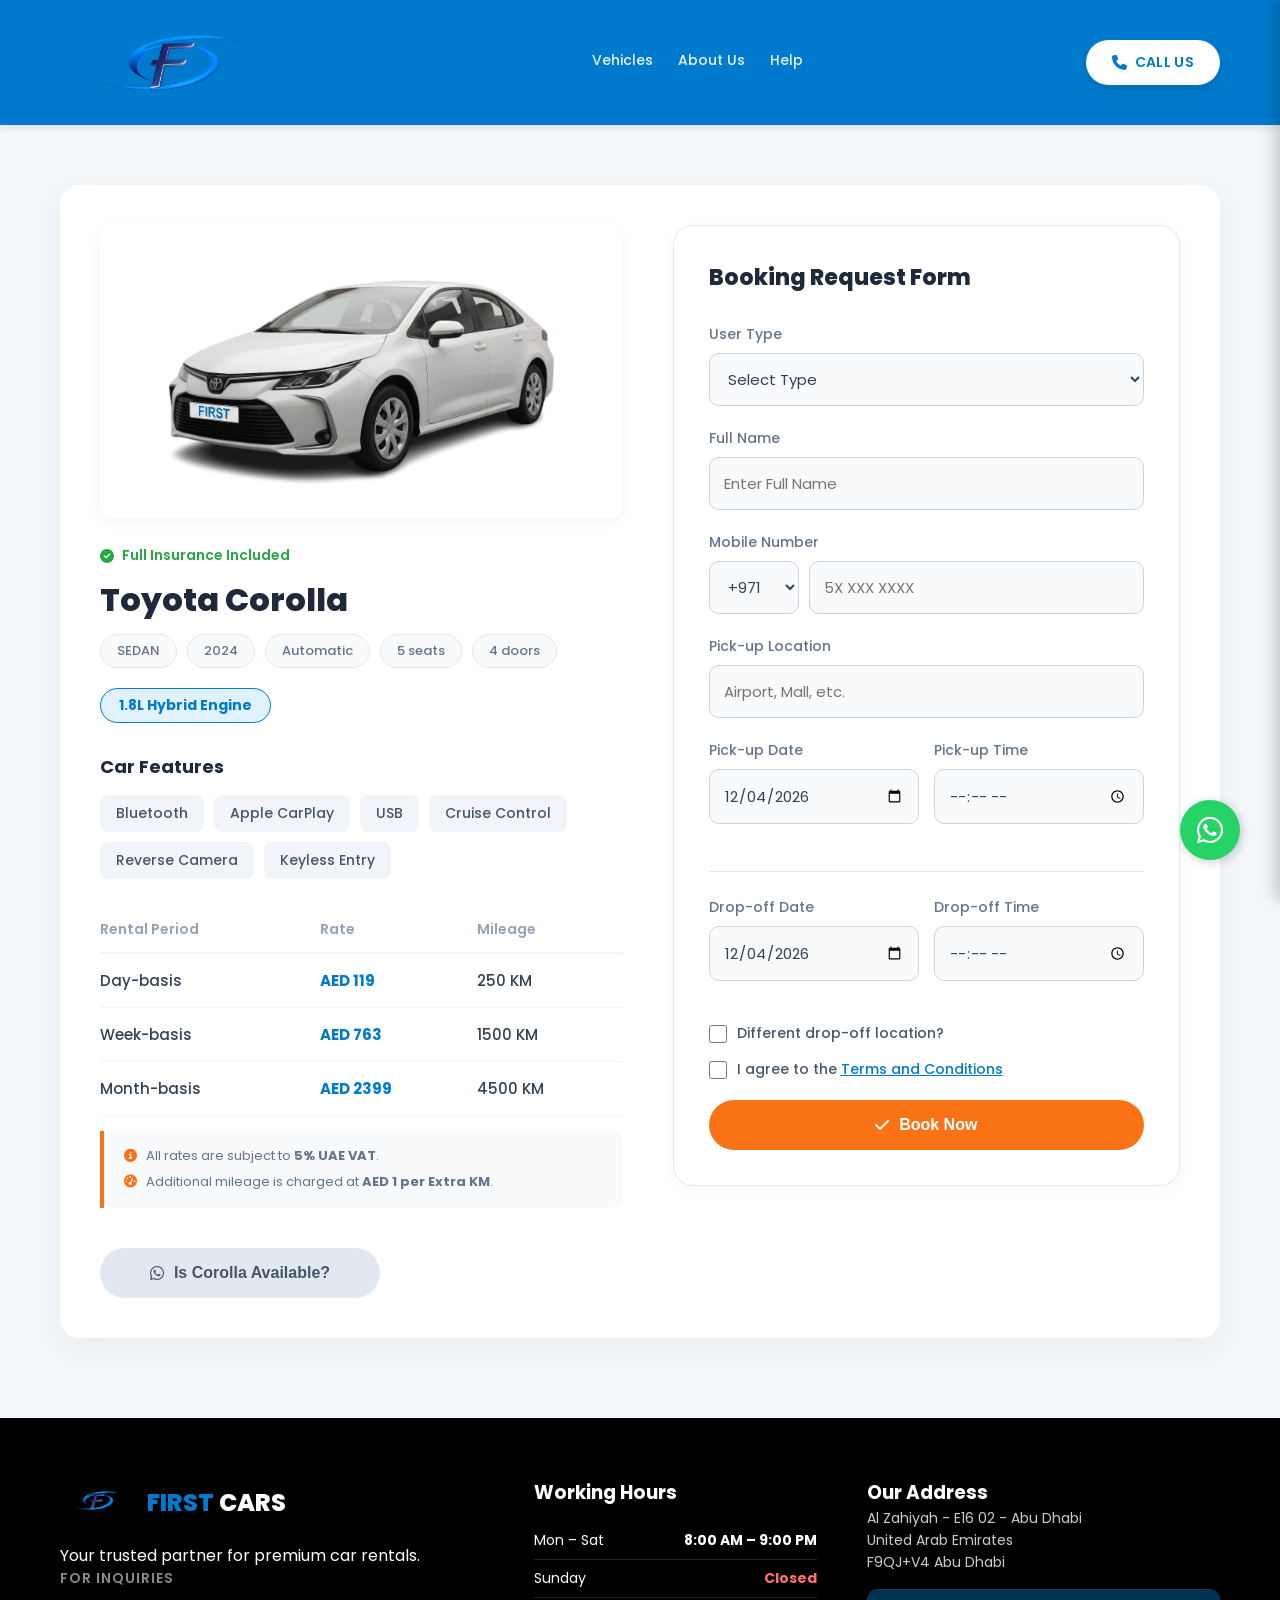
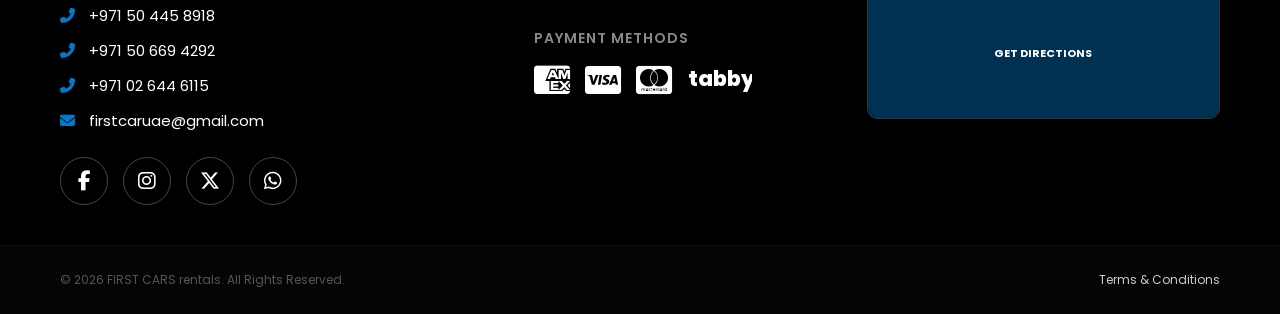
<file: first car/corolla.html>
<!DOCTYPE html>
<html lang="en">
<head>
    <meta charset="UTF-8">
    <meta name="viewport" content="width=device-width, initial-scale=1.0">
    <title>Rent Toyota Corolla | First Cars</title>
    
    <link rel="stylesheet" href="FirstCars.css">
    
    <link rel="preconnect" href="https://fonts.googleapis.com">
    <link rel="preconnect" href="https://fonts.gstatic.com" crossorigin>
    <link href="https://fonts.googleapis.com/css2?family=Poppins:wght@300;400;500;600;700;800;900&display=swap" rel="stylesheet">
    <link rel="stylesheet" href="https://cdnjs.cloudflare.com/ajax/libs/font-awesome/6.4.2/css/all.min.css">

    <style>
        /* =========================================
           CAR BOOKING PAGE SPECIFIC STYLES
           ========================================= */
        
        .booking-page-main {
            padding: 60px 0 80px 0;
            background-color: #f4f7f9;
        }

        .car-page-wrapper { 
            background: #fff; 
            padding: 40px; 
            border-radius: 20px; 
            box-shadow: 0 10px 30px rgba(0,0,0,0.05); 
            display: flex; 
            flex-wrap: wrap; 
            gap: 50px; 
        }
        
        .car-details { flex: 1.2; min-width: 320px; }
        .main-image { width: 100%; height: auto; border-radius: 12px; margin-bottom: 20px; object-fit: cover; box-shadow: 0 4px 15px rgba(0,0,0,0.05); }
        .rental-meta { font-size: 14px; color: #28a745; margin-bottom: 5px; display: flex; align-items: center; gap: 8px; font-weight: 600; }
        .car-title { font-size: 32px; font-weight: 800; margin: 10px 0; color: #1e293b; }
        
        .specs-row { display: flex; flex-wrap: wrap; gap: 10px; margin-bottom: 20px; }
        .badge-spec { border: 1px solid #e2e8f0; padding: 6px 16px; border-radius: 20px; font-size: 13px; color: #64748b; background: #f8fafc; font-weight: 500;}
        .engine-badge { display: inline-block; border: 1.5px solid rgb(0, 122, 204); padding: 6px 18px; border-radius: 20px; font-size: 14px; margin-bottom: 30px; color: rgb(0, 122, 204); font-weight: 700; background: #e0f2fe; }
        
        .section-label { font-size: 18px; font-weight: 700; margin-bottom: 15px; color: #1e293b; }
        .features-grid { display: flex; flex-wrap: wrap; gap: 10px; margin-bottom: 40px; }
        .feature-item { background: #f1f5f9; padding: 8px 16px; border-radius: 8px; font-size: 14px; color: #475569; font-weight: 500; }
        
        .pricing-table { width: 100%; border-collapse: collapse; margin-bottom: 15px; }
        .pricing-table th { text-align: left; font-size: 14px; color: #94a3b8; font-weight: 600; padding-bottom: 12px; border-bottom: 2px solid #f1f5f9; }
        .pricing-table td { padding: 15px 0; border-bottom: 1px solid #f1f5f9; font-size: 15px; font-weight: 500; color: #334155; }
        .pricing-table td:nth-child(2) { color: rgb(0, 122, 204); font-weight: 700; }

        /* New Additional Info Box for VAT & Mileage */
        .pricing-info-box {
            background: #f8fafc;
            border-left: 4px solid #f97316;
            padding: 15px 20px;
            border-radius: 0 10px 10px 0;
            margin-bottom: 40px;
            font-size: 13px;
            color: #64748b;
            line-height: 1.6;
        }

        .pricing-info-box i {
            color: #f97316;
            margin-right: 6px;
        }

        .btn-inquiry { 
            width: 100%; 
            padding: 16px; 
            border-radius: 40px; 
            font-weight: 700; 
            cursor: pointer; 
            text-align: center; 
            border: none; 
            font-size: 16px; 
            display: flex; 
            align-items: center; 
            justify-content: center; 
            gap: 10px; 
            transition: all 0.3s ease; 
            background: #e2e8f0; 
            color: #475569; 
            max-width: 280px; 
        }
        .btn-inquiry:hover { background: #cbd5e1; transform: translateY(-2px); color: #1e293b; }

        /* Booking Form Styling */
        .booking-form { flex: 1; min-width: 320px; border: 1px solid #e2e8f0; border-radius: 20px; padding: 35px; background: #ffffff; height: fit-content; box-shadow: 0 4px 20px rgba(0,0,0,0.03); }
        .form-header { font-size: 22px; font-weight: 800; margin-bottom: 30px; color: #1e293b; }
        
        .form-group { margin-bottom: 22px; }
        .form-group label { display: block; font-size: 14px; color: #64748b; margin-bottom: 8px; font-weight: 500; }
        .form-row { display: flex; gap: 15px; }
        .form-row .form-group { flex: 1; }
        
        select, input { width: 100%; padding: 14px; border: 1px solid #cbd5e1; border-radius: 10px; font-size: 15px; background: #f8fafc; outline: none; font-family: 'Poppins', sans-serif; color: #334155; transition: border-color 0.3s; }
        select:focus, input:focus { border-color: rgb(0, 122, 204); background: #ffffff; }
        input[type="date"], input[type="time"] { text-transform: uppercase; }
        
        .phone-input-wrap { display: flex; gap: 10px; }
        .phone-input-wrap select { width: 110px; }

        .checkbox-wrap { display: flex; align-items: center; gap: 10px; font-size: 14px; color: #475569; margin: 20px 0; cursor: pointer; font-weight: 500; }
        .checkbox-wrap input { width: 18px; height: 18px; margin: 0; cursor: pointer; accent-color: rgb(0, 122, 204); }

        #drop-off-loc-container { display: none; margin-bottom: 20px; }
        .divider { height: 1px; background: #e2e8f0; margin: 25px 0; }

        .btn-book-now { 
            width: 100%; 
            padding: 16px; 
            border-radius: 40px; 
            font-weight: 700; 
            cursor: pointer; 
            border: none; 
            font-size: 16px; 
            display: flex; 
            align-items: center; 
            justify-content: center; 
            gap: 10px; 
            background: #f97316; 
            color: #fff; 
            margin-top: 10px; 
            transition: all 0.3s ease; 
        }
        .btn-book-now:hover { background: #ea580c; transform: translateY(-2px); box-shadow: 0 10px 20px rgba(249, 115, 22, 0.25); }

        /* Override global hamburger position for standard pages */
        .hamburger-page {
            display: none;
            font-size: 26px;
            color: white;
            cursor: pointer;
            margin-right: 20px;
        }

        /* Payment Icons & Tabby specific styling */
        .payment-icons-original { 
            display: flex; 
            gap: 15px; 
            align-items: center; 
            font-size: 32px; 
            color: #ffffff; 
            margin-top: 10px; 
        }
        .tabby-svg-icon {
            height: 24px; 
            width: 65px;
            display: inline-block;
            color: #ffffff; 
        }

        @media (max-width: 900px) {
            .car-page-wrapper { flex-direction: column; padding: 25px; gap: 40px; }
            .car-details, .booking-form { min-width: 100%; }
            .btn-inquiry { max-width: 100%; }
            .form-row { flex-direction: column; gap: 0; }
            .hamburger-page { display: block; }
            .header-nav { display: none !important; }
            .header-container { flex-direction: row; justify-content: space-between; }
            .header-left { display: flex; align-items: center; }
        }
    </style>
</head>
<body>

<a href="https://wa.me/+971506694292" class="whatsapp-float" target="_blank">
    <i class="fab fa-whatsapp"></i>
</a>

<div class="mobile-overlay" id="mobileOverlay"></div>
<div class="mobile-sidebar" id="mobileSidebar">
    <div class="close-btn" id="closeSidebar"><i class="fas fa-times"></i></div>
    <nav class="mobile-nav-links">
        <a href="index.html#vehicles">Vehicles</a>
        <a href="aboutus.html">About Us</a>
        <a href="help.html">Help</a>
        <a href="terms.html" style="font-size: 1rem; color: #cbd5e1; border-bottom: none; margin-top: 10px;">Terms & Conditions</a>
    </nav>
</div>

<header class="Firstcars-header">    
    <div class="container header-container">
        <div class="header-left" style="display: flex; align-items: center;">
            <div class="hamburger-page" id="hamburgerMenu">
                <i class="fas fa-bars"></i>
            </div>
            <a href="index.html" class="logo-container">
                <img src="first cars rentals logo.png" alt="First Car Rentals" class="header-logo">
            </a>
        </div>

        <nav class="header-nav">
            <a href="index.html#vehicles">Vehicles</a>
            <a href="aboutus.html">About Us</a>
            <a href="help.html">Help</a>
        </nav>
        
        <div class="header-right">
            <a href="tel:+971504458918" class="call-btn"><i class="fas fa-phone-alt"></i> CALL US</a>
        </div>
    </div>
</header>

<main class="booking-page-main">
    <div class="container">
        <div class="car-page-wrapper">
            
            <div class="car-details">
                <img src="corolla.png" alt="Toyota Corolla" class="main-image">
                
                <div class="rental-meta">
                    <i class="fas fa-check-circle"></i> Full Insurance Included
                </div>

                <h1 class="car-title">Toyota Corolla</h1>

                <div class="specs-row">
                    <span class="badge-spec">SEDAN</span>
                    <span class="badge-spec">2024</span>
                    <span class="badge-spec">Automatic</span>
                    <span class="badge-spec">5 seats</span>
                    <span class="badge-spec">4 doors</span>
                </div>

                <div class="engine-badge">1.8L Hybrid Engine</div>

                <div class="section-label">Car Features</div>
                <div class="features-grid">
                    <div class="feature-item">Bluetooth</div>
                    <div class="feature-item">Apple CarPlay</div>
                    <div class="feature-item">USB</div>
                    <div class="feature-item">Cruise Control</div>
                    <div class="feature-item">Reverse Camera</div>
                    <div class="feature-item">Keyless Entry</div>
                </div>

                <table class="pricing-table">
                    <thead>
                        <tr>
                            <th>Rental Period</th>
                            <th>Rate</th>
                            <th>Mileage</th>
                        </tr>
                    </thead>
                    <tbody>
                        <tr><td>Day-basis</td><td>AED 119</td><td>250 KM</td></tr>
                        <tr><td>Week-basis</td><td>AED 763</td><td>1500 KM</td></tr>
                        <tr><td>Month-basis</td><td>AED 2399</td><td>4500 KM</td></tr>
                    </tbody>
                </table>

                <div class="pricing-info-box">
                    <div><i class="fas fa-info-circle"></i> All rates are subject to <strong>5% UAE VAT</strong>.</div>
                    <div style="margin-top: 5px;"><i class="fas fa-tachometer-alt"></i> Additional mileage is charged at <strong>AED 1 per Extra KM</strong>.</div>
                </div>

                <button class="btn-inquiry" onclick="sendInquiry()">
                    <i class="fab fa-whatsapp"></i> Is Corolla Available?
                </button>
            </div>

            <div class="booking-form">
                <div class="form-header">Booking Request Form</div>
                
                <form id="rentalForm">
                    <div class="form-group">
                        <label>User Type</label>
                        <select id="user-type" required>
                            <option value="">Select Type</option>
                            <option>UAE Resident</option>
                            <option>Tourist</option>
                            <option>UAE Citizen</option>
                        </select>
                    </div>

                    <div class="form-group">
                        <label>Full Name</label>
                        <input type="text" id="full-name" placeholder="Enter Full Name" required>
                    </div>

                    <div class="form-group">
                        <label>Mobile Number</label>
                        <div class="phone-input-wrap">
                            <select id="country-code" required>
                                <option>+971</option>
                                <option>+966</option>
                                <option>+968</option>
                                <option>+974</option>
                                <option>+44</option>
                                <option>+1</option>
                            </select>
                            <input type="tel" id="phone" placeholder="5X XXX XXXX" required>
                        </div>
                    </div>

                    <div class="form-group">
                        <label>Pick-up Location</label>
                        <input list="abudhabi-places" id="pickup-loc" placeholder="Airport, Mall, etc." required>
                        <datalist id="abudhabi-places">
                            <option value="First Cars - Al Zahiyah Branch">
                            <option value="Abu Dhabi International Airport (AUH)">
                            <option value="Dubai International Airport (DXB)">
                            <option value="Yas Island / Yas Mall">
                            <option value="Saadiyat Island">
                            <option value="Abu Dhabi Downtown / Corniche">
                            <option value="Mussafah">
                            <option value="Khalifa City">
                        </datalist>
                    </div>

                    <div class="form-row">
                        <div class="form-group">
                            <label>Pick-up Date</label>
                            <input type="date" id="pickup-date" required>
                        </div>
                        <div class="form-group">
                            <label>Pick-up Time</label>
                            <input type="time" id="pickup-time" required>
                        </div>
                    </div>

                    <div class="divider"></div>

                    <div class="form-row">
                        <div class="form-group">
                            <label>Drop-off Date</label>
                            <input type="date" id="drop-date" required>
                        </div>
                        <div class="form-group">
                            <label>Drop-off Time</label>
                            <input type="time" id="drop-time" required>
                        </div>
                    </div>

                    <div class="checkbox-wrap" style="margin-bottom: 5px;">
                        <input type="checkbox" id="diff-loc-check">
                        <label for="diff-loc-check">Different drop-off location?</label>
                    </div>

                    <div id="drop-off-loc-container" style="margin-top: 15px;">
                        <div class="form-group">
                            <label>Drop-off Location</label>
                            <input list="abudhabi-places" id="drop-loc" placeholder="Specify drop-off point">
                        </div>
                    </div>
                    
                    <div class="checkbox-wrap" style="margin-top: 15px; margin-bottom: 20px;">
                        <input type="checkbox" id="agree-terms" required>
                        <label for="agree-terms">I agree to the <a href="terms.html" target="_blank" style="color: rgb(0, 122, 204); text-decoration: underline;">Terms and Conditions</a></label>
                    </div>

                    <button type="submit" class="btn-book-now">
                        <i class="fas fa-check"></i> Book Now
                    </button>
                </form>
            </div>
            
        </div>
    </div>
</main>

<footer class="footer">
    <div class="container footer-grid">
        <div class="footer-col brand-col">
            <div class="footer-logo-row">
                <img src="first cars rentals logo.png" alt="First Cars Logo" class="footer-logo-img">
                <div class="footer-brand">FIRST <span>CARS</span></div>
            </div>
            <p>Your trusted partner for premium car rentals.</p>
            
            <div class="footer-section-title">For Inquiries</div>
            <div class="footer-contacts">
                <a href="tel:+971504458918" class="contact-link"><i class="fas fa-phone-alt"></i> +971 50 445 8918</a>
                <a href="tel:+971506694292" class="contact-link"><i class="fas fa-phone-alt"></i> +971 50 669 4292</a>
                <a href="tel:+971026446115" class="contact-link"><i class="fas fa-phone-alt"></i> +971 02 644 6115</a>
                <a href="mailto:firstcaruae@gmail.com" class="contact-link"><i class="fas fa-envelope"></i> firstcaruae@gmail.com</a>
            </div>

            <div class="social-links">
                <a href="#" class="social-btn"><i class="fab fa-facebook-f"></i></a>
                <a href="#" class="social-btn"><i class="fab fa-instagram"></i></a>
                <a href="#" class="social-btn"><i class="fa-brands fa-x-twitter"></i></a>
                <a href="https://wa.me/+971506694292" class="social-btn"><i class="fab fa-whatsapp"></i></a>
            </div>
        </div>

        <div class="footer-col">
            <h3>Working Hours</h3>
            <ul class="timing-list">
                <li><span>Mon – Sat</span> <strong>8:00 AM – 9:00 PM</strong></li>
                <li><span>Sunday</span> <strong class="closed">Closed</strong></li>
            </ul>

            <div class="payment-section">
                <div class="footer-section-title">Payment methods</div>
                <div class="payment-icons-original">
                    <i class="fab fa-cc-amex" title="American Express"></i>
                    <i class="fab fa-cc-visa" title="Visa"></i>
                    <i class="fab fa-cc-mastercard" title="Mastercard"></i>
                    <svg class="tabby-svg-icon" viewBox="0 0 85 32" xmlns="http://www.w3.org/2000/svg" title="Tabby">
                        <text x="0" y="24" font-family="'Poppins', sans-serif" font-weight="800" font-size="28" fill="currentColor">tabby</text>
                    </svg>
                </div>
            </div>
        </div>

        <div class="footer-col map-col">
            <h3>Our Address</h3>
            <p class="address-text">
                Al Zahiyah - E16 02 - Abu Dhabi<br>
                United Arab Emirates<br>
                F9QJ+V4 Abu Dhabi
            </p>
            <a href="https://www.google.com/maps?q=Al+Zahiyah+Abu+Dhabi" target="_blank" class="footer-map-link">
                <div class="map-rectangle">
                    <iframe src="https://www.google.com/maps/embed?pb=!1m18!1m12!1m3!1d3630.5!2d54.3!3d24.4!2m3!1f0!2f0!3f0!3m2!1i1024!2i768!4f13.1!3m3!1m2!1s0x0%3A0x0!2zMjTCsDI0JzAwLjAiTiA1NMKwMTgnMDAuMCJF!5e0!3m2!1sen!2sae!4v123456789" width="100%" height="130" style="border:0;" allowfullscreen="" loading="lazy"></iframe>
                    <div class="map-overlay">GET DIRECTIONS</div>
                </div>
            </a>
        </div>
    </div>
    
    <div class="footer-bottom">
        <div class="container" style="display: flex; justify-content: space-between; align-items: center; flex-wrap: wrap; gap: 10px;">
            <div>© 2026 FIRST CARS rentals. All Rights Reserved.</div>
            <div>
                <a href="terms.html" style="color: #ccc; text-decoration: none; transition: 0.3s;" onmouseover="this.style.color='#007acc'" onmouseout="this.style.color='#ccc'">Terms & Conditions</a>
            </div>
        </div>
    </div>
</footer>

<script>
    // --- Mobile Sidebar Logic ---
    const hamburgerMenu = document.getElementById('hamburgerMenu');
    const mobileSidebar = document.getElementById('mobileSidebar');
    const closeSidebar = document.getElementById('closeSidebar');
    const mobileOverlay = document.getElementById('mobileOverlay');

    function openSidebar() {
        if(mobileSidebar) mobileSidebar.classList.add('active');
        if(mobileOverlay) mobileOverlay.classList.add('active');
    }

    function closeSidebarMenu() {
        if(mobileSidebar) mobileSidebar.classList.remove('active');
        if(mobileOverlay) mobileOverlay.classList.remove('active');
    }

    if(hamburgerMenu) hamburgerMenu.addEventListener('click', openSidebar);
    if(closeSidebar) closeSidebar.addEventListener('click', closeSidebarMenu);
    if(mobileOverlay) mobileOverlay.addEventListener('click', closeSidebarMenu);

    // --- Booking Form Logic ---
    const whatsappNum = "+971506694292"; // Updated to match global contact
    const checkbox = document.getElementById('diff-loc-check');
    const dropOffLocContainer = document.getElementById('drop-off-loc-container');
    const dropLocInput = document.getElementById('drop-loc');
    const pickupLocInput = document.getElementById('pickup-loc');

    checkbox.addEventListener('change', function() {
        if (this.checked) {
            dropOffLocContainer.style.display = 'block';
            dropLocInput.required = true;
        } else {
            dropOffLocContainer.style.display = 'none';
            dropLocInput.required = false;
        }
    });

    function sendInquiry() {
        const msg = encodeURIComponent("Hello, is the Toyota Corolla 2024 available for rent?");
        window.open(`https://wa.me/${whatsappNum}?text=${msg}`, '_blank');
    }

    window.onload = function() {
        const today = new Date().toISOString().split('T')[0];
        document.querySelectorAll('input[type="date"]').forEach(el => el.value = today);
    };

    document.getElementById('rentalForm').addEventListener('submit', function(e) {
        e.preventDefault();

        const name = document.getElementById('full-name').value;
        const phone = document.getElementById('country-code').value + " " + document.getElementById('phone').value;
        const pLoc = pickupLocInput.value;
        const pDate = document.getElementById('pickup-date').value;
        const pTime = document.getElementById('pickup-time').value;
        const dDate = document.getElementById('drop-date').value;
        const dTime = document.getElementById('drop-time').value;
        
        const dLoc = checkbox.checked ? dropLocInput.value : pLoc;

        let receipt = `*🚗 NEW RENTAL BOOKING*%0A`;
        receipt += `--------------------------%0A`;
        receipt += `*Car:* Toyota Corolla 2024%0A`;
        receipt += `*Customer:* ${name}%0A`;
        receipt += `*Contact:* ${phone}%0A%0A`;
        
        receipt += `*📍 PICK-UP*%0A`;
        receipt += `*Location:* ${pLoc}%0A`;
        receipt += `*Date/Time:* ${pDate} at ${pTime}%0A%0A`;

        receipt += `*🏁 DROP-OFF*%0A`;
        receipt += `*Location:* ${dLoc}%0A`;
        receipt += `*Date/Time:* ${dDate} at ${dTime}%0A`;
        
        if (!checkbox.checked) {
            receipt += `_(Same as Pick-up)_%0A`;
        }

        receipt += `--------------------------`;

        window.open(`https://wa.me/${whatsappNum}?text=${receipt}`, '_blank');
    });
</script>

</body>
</html>
</file>
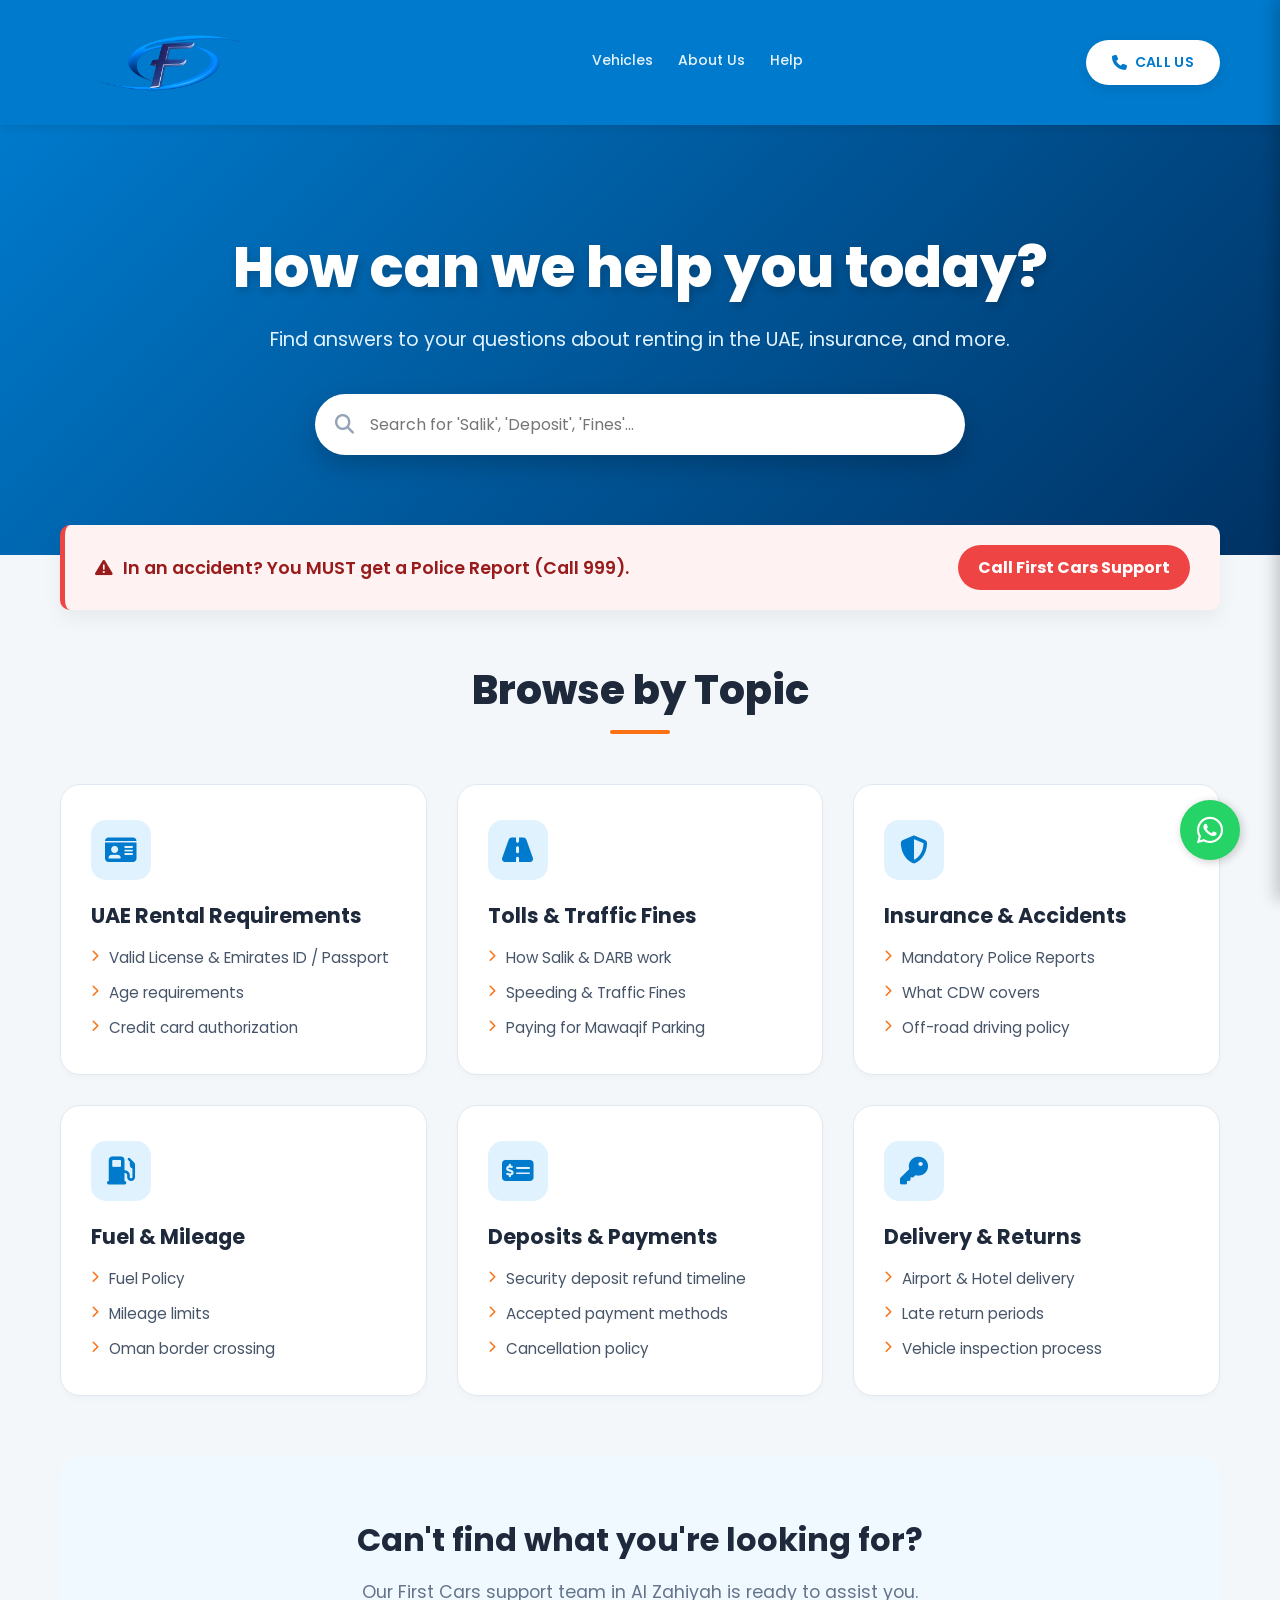
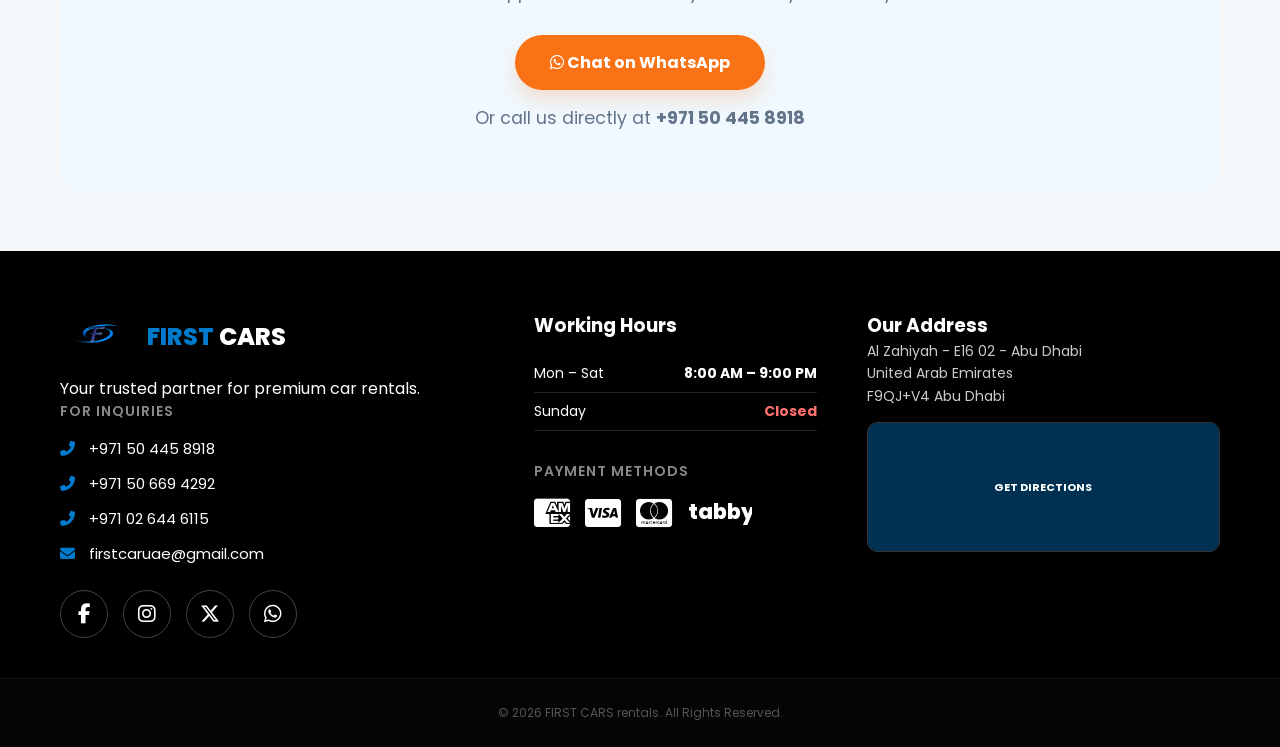
<file: first car/help.html>
<!DOCTYPE html>
<html lang="en">
<head>
    <meta charset="UTF-8">
    <meta name="viewport" content="width=device-width, initial-scale=1.0">
    <title>Help Center | First Cars Rentals Abu Dhabi</title>
    
    <link rel="stylesheet" href="FirstCars.css">
    
    <link rel="preconnect" href="https://fonts.googleapis.com">
    <link rel="preconnect" href="https://fonts.gstatic.com" crossorigin>
    <link href="https://fonts.googleapis.com/css2?family=Poppins:wght@300;400;500;600;700;800;900&display=swap" rel="stylesheet">
    <link rel="stylesheet" href="https://cdnjs.cloudflare.com/ajax/libs/font-awesome/6.4.2/css/all.min.css">

    <style>
  
        
        /* --- Mobile Navigation (Hamburger Menu) --- */
        .hamburger-page {
            display: none;
            position: absolute;
            top: 20px;
            left: 20px;
            font-size: 26px;
            color: white;
            cursor: pointer;
            z-index: 100;
        }

        .header-actions {
            display: flex;
            align-items: center;
        }

        .mobile-overlay {
            position: fixed;
            top: 0; left: 0; width: 100%; height: 100%;
            background: rgba(0, 0, 0, 0.6);
            z-index: 1999;
            opacity: 0;
            visibility: hidden;
            transition: all 0.3s ease;
        }

        .mobile-overlay.active {
            opacity: 1;
            visibility: visible;
        }

        .mobile-sidebar {
            position: fixed;
            top: 0;
            right: -280px; /* Hidden off-screen to the right */
            width: 280px;
            height: 100vh;
            background: rgb(0, 122, 204);
            z-index: 2000;
            box-shadow: -5px 0 15px rgba(0,0,0,0.2);
            transition: right 0.3s ease;
            display: flex;
            flex-direction: column;
            padding: 30px 20px;
            box-sizing: border-box;
        }

        .mobile-sidebar.active {
            right: 0; /* Slide in */
        }

        .mobile-sidebar .close-btn {
            align-self: flex-end;
            font-size: 28px;
            color: white;
            cursor: pointer;
            margin-bottom: 40px;
        }

        .mobile-nav-links {
            display: flex;
            flex-direction: column;
            gap: 20px;
        }

        .mobile-nav-links a {
            color: white;
            text-decoration: none;
            font-size: 1.2rem;
            font-weight: 500;
            padding-bottom: 12px;
            border-bottom: 1px solid rgba(255, 255, 255, 0.1);
            transition: color 0.3s;
        }

        .mobile-nav-links a:hover {
            color: #f97316;
        }

        @media (max-width: 900px) {
            .header-nav {
                display: none !important; /* Hide desktop nav */
            }
            .hamburger-page {
                display: block; /* Show hamburger icon */
            }
            .header-container {
                flex-direction: row; /* Keep logo and buttons in one row */
                justify-content: space-between;
                align-items: center;
            }
        }

        /* --- Hero Section --- */
        .help-hero {
            background: linear-gradient(135deg, rgba(0, 122, 204, 1) 0%, rgba(0, 50, 100, 1) 100%);
            padding: 100px 20px;
            text-align: center;
            color: white;
            margin-bottom: 50px;
            position: relative; /* Crucial for absolute positioning the hamburger */
        }

        .help-hero h1 {
            font-size: 3.5rem;
            font-weight: 800;
            margin: 0 0 15px 0;
            text-shadow: 2px 4px 10px rgba(0,0,0,0.2);
        }

        .help-hero p {
            font-size: 1.2rem;
            color: #e0f2fe;
            margin-bottom: 40px;
        }

        .search-box {
            position: relative;
            max-width: 650px;
            margin: 0 auto;
        }

        .search-box input {
            width: 100%;
            padding: 18px 25px 18px 55px;
            border-radius: 50px;
            border: none;
            font-size: 16px;
            font-family: 'Poppins', sans-serif;
            box-shadow: 0 10px 25px rgba(0,0,0,0.2);
            outline: none;
            box-sizing: border-box;
        }

        .search-icon {
            position: absolute;
            left: 20px;
            top: 50%;
            transform: translateY(-50%);
            color: #94a3b8;
            font-size: 1.2rem;
        }

        /* --- Emergency Bar --- */
        .emergency-bar {
            background-color: #fef2f2;
            border-left: 5px solid #ef4444;
            max-width: 1200px;
            margin: -80px auto 50px auto;
            position: relative;
            z-index: 10;
            padding: 20px 30px;
            border-radius: 10px;
            box-shadow: 0 10px 20px rgba(0,0,0,0.05);
            display: flex;
            align-items: center;
            justify-content: space-between;
            flex-wrap: wrap;
            gap: 15px;
        }

        .emergency-text {
            color: #991b1b;
            font-weight: 600;
            font-size: 1.1rem;
            display: flex;
            align-items: center;
            gap: 10px;
        }

        .emergency-btn {
            background: #ef4444;
            color: white;
            padding: 10px 20px;
            border-radius: 30px;
            text-decoration: none;
            font-weight: bold;
            transition: background 0.3s;
        }

        .emergency-btn:hover { background: #dc2626; color: white; }

        /* --- Help Grid --- */
        .section-title {
            text-align: center;
            font-size: 2.5rem;
            color: #1e293b;
            font-weight: 800;
            margin-bottom: 10px;
        }

        .title-underline {
            width: 60px;
            height: 4px;
            background-color: #f97316;
            border-radius: 2px;
            margin: 0 auto 50px auto;
        }

        .help-grid {
            display: grid;
            grid-template-columns: repeat(auto-fit, minmax(320px, 1fr));
            gap: 30px;
            margin-bottom: 60px;
        }

        .help-card {
            background: white;
            border: 1px solid #e2e8f0;
            border-radius: 20px;
            padding: 35px 30px;
            transition: all 0.4s ease;
            box-shadow: 0 4px 6px rgba(0,0,0,0.02);
            display: flex;
            flex-direction: column;
        }

        .help-card:hover {
            transform: translateY(-8px);
            box-shadow: 0 20px 40px rgba(0,0,0,0.08);
            border-color: rgb(0, 122, 204);
        }

        .help-icon-wrapper {
            width: 60px;
            height: 60px;
            background: #e0f2fe;
            color: rgb(0, 122, 204);
            border-radius: 15px;
            display: flex;
            align-items: center;
            justify-content: center;
            font-size: 28px;
            margin-bottom: 20px;
        }

        .help-card h3 {
            color: #1e293b;
            font-size: 1.3rem;
            margin: 0 0 15px 0;
            font-weight: 700;
        }

        /* --- Inline Expandable Links inside Cards --- */
        .mini-faq-group {
            display: flex;
            flex-direction: column;
            gap: 12px;
        }

        .mini-faq details {
            background: transparent;
            border-radius: 0;
            margin-bottom: 0;
        }

        .mini-faq summary {
            padding: 0;
            font-size: 0.95rem;
            color: #475569;
            cursor: pointer;
            list-style: none;
            display: flex;
            align-items: flex-start;
            gap: 10px;
            transition: color 0.2s;
            font-weight: 400;
        }

        .mini-faq summary::-webkit-details-marker { display: none; }
        
        .mini-faq summary::after { display: none; } 

        .mini-faq summary i {
            color: #f97316;
            margin-top: 4px;
            font-size: 12px;
            transition: transform 0.3s;
        }

        .mini-faq summary:hover {
            color: rgb(0, 122, 204);
            font-weight: 600;
        }

        .mini-faq[open] summary i {
            transform: rotate(90deg); 
            color: rgb(0, 122, 204);
        }

        .mini-faq[open] summary {
            font-weight: 600;
            color: rgb(0, 122, 204);
        }

        .mini-faq-content {
            padding: 10px 10px 10px 22px;
            margin-top: 5px;
            margin-left: 5px;
            font-size: 0.85rem;
            color: #64748b;
            border-left: 2px solid #e0f2fe;
            line-height: 1.6;
            background: #f8fafc;
            border-radius: 0 8px 8px 0;
        }

        /* --- Contact Footer --- */
        .contact-cta {
            background: #f0f9ff;
            border-radius: 20px;
            padding: 60px 20px;
            text-align: center;
            margin-bottom: 60px;
        }

        .contact-cta h2 { color: #1e293b; margin-bottom: 15px; font-size: 2rem; }
        .contact-cta p { color: #64748b; margin-bottom: 30px; font-size: 1.1rem; }

        .btn-contact {
            background-color: #f97316;
            color: white;
            padding: 15px 35px;
            border-radius: 30px;
            text-decoration: none;
            font-weight: bold;
            display: inline-block;
            box-shadow: 0 10px 20px rgba(249, 115, 22, 0.2);
            transition: all 0.3s;
        }

        .btn-contact:hover {
            background-color: #ea580c;
            transform: scale(1.05);
        }

        /* Payment Icons & Tabby specific styling */
        .payment-icons-original { 
            display: flex; 
            gap: 15px; 
            align-items: center; 
            font-size: 32px; 
            color: #ffffff; 
            margin-top: 10px; 
        }
        .tabby-svg-icon {
            height: 24px; 
            width: 65px;
            display: inline-block;
            color: #ffffff; 
        }

        @media (max-width: 768px) {
            .help-hero h1 { font-size: 2.5rem; }
            .emergency-bar { margin-top: 0; border-radius: 0; }
            .emergency-text { font-size: 1rem; }
        }
    </style>
</head>
<body>

<a href="https://wa.me/+971506694292" class="whatsapp-float" target="_blank">
    <i class="fab fa-whatsapp"></i>
</a>

<div class="mobile-overlay" id="mobileOverlay"></div>
<div class="mobile-sidebar" id="mobileSidebar">
    <div class="close-btn" id="closeSidebar"><i class="fas fa-times"></i></div>
    <nav class="mobile-nav-links">
        <a href="index.html#vehicles">Vehicles</a>
        <a href="aboutus.html">About Us</a>
        <a href="help.html" onclick="closeSidebarMenu()">Help</a>
    </nav>
</div>

<header class="Firstcars-header">    
    <div class="container header-container">
        <a href="index.html" class="logo-container">
            <img src="first cars rentals logo.png" alt="First Car Rentals" class="header-logo">
        </a>
        <nav class="header-nav">
            <a href="index.html#vehicles">Vehicles</a>
            <a href="aboutus.html">About Us</a>
            <a href="help.html">Help</a>
        </nav>
        
        <div class="header-actions">
            <div class="header-right">
                <a href="tel:+971504458918" class="call-btn"><i class="fas fa-phone-alt"></i> CALL US</a>
            </div>
        </div>
    </div>
</header>

<main>
    <section class="help-hero">
        <div class="hamburger-page" id="hamburgerMenu">
            <i class="fas fa-bars"></i>
        </div>
        
        <div class="container">
            <h1>How can we help you today?</h1>
            <p>Find answers to your questions about renting in the UAE, insurance, and more.</p>
            <div class="search-box">
                <i class="fas fa-search search-icon"></i>
                <input type="text" id="faqSearchInput" placeholder="Search for 'Salik', 'Deposit', 'Fines'...">
            </div>
        </div>
    </section>

    <div class="container">
        <div class="emergency-bar">
            <div class="emergency-text">
                <i class="fas fa-exclamation-triangle"></i>
                In an accident? You MUST get a Police Report (Call 999).
            </div>
            <a href="tel:+971504458918" class="emergency-btn">Call First Cars Support</a>
        </div>
    </div>

    <section class="container">
        <h2 class="section-title">Browse by Topic</h2>
        <div class="title-underline"></div>
        
        <div class="help-grid" id="faqGrid">
            
            <div class="help-card">
                <div class="help-icon-wrapper"><i class="fas fa-id-card"></i></div>
                <h3>UAE Rental Requirements</h3>
                <div class="mini-faq-group">
                    <details class="mini-faq">
                        <summary><i class="fas fa-chevron-right"></i> Valid License & Emirates ID / Passport</summary>
                        <div class="mini-faq-content">
                            UAE Residents must present a valid Emirates ID and UAE Driving License. Tourists need their original Passport, Entry Visa stamp, Home Country Driving License, and (depending on nationality) an International Driving Permit.
                        </div>
                    </details>
                    <details class="mini-faq">
                        <summary><i class="fas fa-chevron-right"></i> Age requirements</summary>
                        <div class="mini-faq-content">
                            The minimum age to rent a standard vehicle is 21 years. For premium SUVs and luxury vehicles, the minimum age is 25 years.
                        </div>
                    </details>
                    <details class="mini-faq">
                        <summary><i class="fas fa-chevron-right"></i> Credit card authorization</summary>
                        <div class="mini-faq-content">
                            A valid credit card in the primary driver's name is legally required to block the security deposit. Cash or debit cards cannot be used for the security block.
                        </div>
                    </details>
                </div>
            </div>

            <div class="help-card">
                <div class="help-icon-wrapper"><i class="fas fa-road"></i></div>
                <h3>Tolls & Traffic Fines</h3>
                <div class="mini-faq-group">
                    <details class="mini-faq">
                        <summary><i class="fas fa-chevron-right"></i> How Salik & DARB work</summary>
                        <div class="mini-faq-content">
                            Our cars have automated toll tags. You do not need to stop. A fee of ~5 AED per crossing (includes admin fee) will be deducted from your security deposit after your rental ends.
                        </div>
                    </details>
                    <details class="mini-faq">
                        <summary><i class="fas fa-chevron-right"></i> Speeding & Traffic Fines</summary>
                        <div class="mini-faq-content">
                            The renter is 100% responsible for all traffic fines incurred during the rental period. Fines will be charged to your credit card along with a 10% administrative processing fee.
                        </div>
                    </details>
                    <details class="mini-faq">
                        <summary><i class="fas fa-chevron-right"></i> Paying for Mawaqif Parking</summary>
                        <div class="mini-faq-content">
                            Public parking in Abu Dhabi (Mawaqif) and Dubai (RTA) must be paid by the driver via SMS, apps, or payment machines to avoid ticketing.
                        </div>
                    </details>
                </div>
            </div>

            <div class="help-card">
                <div class="help-icon-wrapper"><i class="fas fa-shield-alt"></i></div>
                <h3>Insurance & Accidents</h3>
                <div class="mini-faq-group">
                    <details class="mini-faq">
                        <summary><i class="fas fa-chevron-right"></i> Mandatory Police Reports</summary>
                        <div class="mini-faq-content">
                            By UAE law, you cannot repair a car without a Police Report. Call 999 or use the Saaed app immediately for ANY damage or scratch. Without a report, you pay the full repair cost.
                        </div>
                    </details>
                    <details class="mini-faq">
                        <summary><i class="fas fa-chevron-right"></i> What CDW covers</summary>
                        <div class="mini-faq-content">
                            Collision Damage Waiver (CDW) limits your liability if the car is damaged, provided you have a valid Police Report. It typically does not cover tires, windshields, or undercarriage damage.
                        </div>
                    </details>
                    <details class="mini-faq">
                        <summary><i class="fas fa-chevron-right"></i> Off-road driving policy</summary>
                        <div class="mini-faq-content">
                            Driving off-road, on beaches, or dune bashing in the desert is strictly prohibited and instantly voids all insurance. You will be fully liable for all recovery and repair costs.
                        </div>
                    </details>
                </div>
            </div>

            <div class="help-card">
                <div class="help-icon-wrapper"><i class="fas fa-gas-pump"></i></div>
                <h3>Fuel & Mileage</h3>
                <div class="mini-faq-group">
                    <details class="mini-faq">
                        <summary><i class="fas fa-chevron-right"></i> Fuel Policy</summary>
                        <div class="mini-faq-content">
                            We operate on a "Same-to-Same" policy. You must return the vehicle with the exact same level of fuel it had when you collected it. Missing fuel will be charged at a premium rate.
                        </div>
                    </details>
                    <details class="mini-faq">
                        <summary><i class="fas fa-chevron-right"></i> Mileage limits</summary>
                        <div class="mini-faq-content">
                            Standard rentals include 250km per day or 4,500km per month. Excess mileage is charged on a per-kilometer basis upon return.
                        </div>
                    </details>
                    <details class="mini-faq">
                        <summary><i class="fas fa-chevron-right"></i> Oman border crossing</summary>
                        <div class="mini-faq-content">
                            Crossing into Oman requires prior written approval (NOC) from First Cars and the purchase of specific cross-border insurance at least 48 hours in advance.
                        </div>
                    </details>
                </div>
            </div>

            <div class="help-card">
                <div class="help-icon-wrapper"><i class="fas fa-money-check-alt"></i></div>
                <h3>Deposits & Payments</h3>
                <div class="mini-faq-group">
                    <details class="mini-faq">
                        <summary><i class="fas fa-chevron-right"></i> Security deposit refund timeline</summary>
                        <div class="mini-faq-content">
                            Deposits are blocked on your credit card and released after 21-30 days. This delay is mandatory because UAE traffic fines from other emirates can take weeks to register in the central police system.
                        </div>
                    </details>
                    <details class="mini-faq">
                        <summary><i class="fas fa-chevron-right"></i> Accepted payment methods</summary>
                        <div class="mini-faq-content">
                            We accept Visa, Mastercard, and American Express for rental payments. However, a physical Credit Card (not debit) is strictly required for the deposit block.
                        </div>
                    </details>
                    <details class="mini-faq">
                        <summary><i class="fas fa-chevron-right"></i> Cancellation policy</summary>
                        <div class="mini-faq-content">
                            Free cancellation is available up to 48 hours before your booking. Late cancellations or no-shows will be charged the equivalent of one full rental day.
                        </div>
                    </details>
                </div>
            </div>

            <div class="help-card">
                <div class="help-icon-wrapper"><i class="fas fa-key"></i></div>
                <h3>Delivery & Returns</h3>
                <div class="mini-faq-group">
                    <details class="mini-faq">
                        <summary><i class="fas fa-chevron-right"></i> Airport & Hotel delivery</summary>
                        <div class="mini-faq-content">
                            We offer convenient delivery to Abu Dhabi and Dubai International Airports, as well as major hotels. Advance notice is required and delivery fees may apply.
                        </div>
                    </details>
                    <details class="mini-faq">
                        <summary><i class="fas fa-chevron-right"></i> Late return periods</summary>
                        <div class="mini-faq-content">
                            We offer a 2-hour grace period for returns. Returning the vehicle more than 2 hours late will result in a charge for an additional full day.
                        </div>
                    </details>
                    <details class="mini-faq">
                        <summary><i class="fas fa-chevron-right"></i> Vehicle inspection process</summary>
                        <div class="mini-faq-content">
                            Our team will conduct a thorough photo/video inspection with you at pickup. We highly encourage you to take your own photos of the fuel gauge and car exterior before driving off.
                        </div>
                    </details>
                </div>
            </div>

        </div>
    </section>

    <div class="container">
        <div class="contact-cta">
            <h2>Can't find what you're looking for?</h2>
            <p>Our First Cars support team in Al Zahiyah is ready to assist you.</p>
            <a href="https://wa.me/+971506694292" class="btn-contact"><i class="fab fa-whatsapp"></i> Chat on WhatsApp</a>
            <p style="margin-top: 15px; margin-bottom: 0;">Or call us directly at <strong>+971 50 445 8918</strong></p>
        </div>
    </div>
</main>

<footer class="footer">
    <div class="container footer-grid">
        <div class="footer-col brand-col">
            <div class="footer-logo-row">
                <img src="first cars rentals logo.png" alt="First Cars Logo" class="footer-logo-img">
                <div class="footer-brand">FIRST <span>CARS</span></div>
            </div>
            <p>Your trusted partner for premium car rentals.</p>
            
            <div class="footer-section-title">For Inquiries</div>
            <div class="footer-contacts">
                <a href="tel:+971504458918" class="contact-link"><i class="fas fa-phone-alt"></i> +971 50 445 8918</a>
                <a href="tel:+971506694292" class="contact-link"><i class="fas fa-phone-alt"></i> +971 50 669 4292</a>
                <a href="tel:+971026446115" class="contact-link"><i class="fas fa-phone-alt"></i> +971 02 644 6115</a>
                <a href="mailto:firstcaruae@gmail.com" class="contact-link"><i class="fas fa-envelope"></i> firstcaruae@gmail.com</a>
            </div>

            <div class="social-links">
                <a href="#" class="social-btn"><i class="fab fa-facebook-f"></i></a>
                <a href="#" class="social-btn"><i class="fab fa-instagram"></i></a>
                <a href="#" class="social-btn"><i class="fa-brands fa-x-twitter"></i></a>
                <a href="https://wa.me/+971506694292" class="social-btn"><i class="fab fa-whatsapp"></i></a>
            </div>
        </div>

        <div class="footer-col">
            <h3>Working Hours</h3>
            <ul class="timing-list">
                <li><span>Mon – Sat</span> <strong>8:00 AM – 9:00 PM</strong></li>
                <li><span>Sunday</span> <strong class="closed">Closed</strong></li>
            </ul>

            <div class="payment-section">
                <div class="footer-section-title">Payment methods</div>
                <div class="payment-icons-original">
                    <i class="fab fa-cc-amex" title="American Express"></i>
                    <i class="fab fa-cc-visa" title="Visa"></i>
                    <i class="fab fa-cc-mastercard" title="Mastercard"></i>
                    <svg class="tabby-svg-icon" viewBox="0 0 85 32" xmlns="http://www.w3.org/2000/svg" title="Tabby">
                        <text x="0" y="24" font-family="'Poppins', sans-serif" font-weight="800" font-size="28" fill="currentColor">tabby</text>
                    </svg>
                </div>
            </div>
        </div>

        <div class="footer-col map-col">
            <h3>Our Address</h3>
            <p class="address-text">
                Al Zahiyah - E16 02 - Abu Dhabi<br>
                United Arab Emirates<br>
                F9QJ+V4 Abu Dhabi
            </p>
            <a href="https://www.google.com/maps?q=Al+Zahiyah+Abu+Dhabi" target="_blank" class="footer-map-link">
                <div class="map-rectangle">
                    <iframe src="https://www.google.com/maps/embed?pb=!1m18!1m12!1m3!1d3630.5!2d54.3!3d24.4!2m3!1f0!2f0!3f0!3m2!1i1024!2i768!4f13.1!3m3!1m2!1s0x0%3A0x0!2zMjTCsDI0JzAwLjAiTiA1NMKwMTgnMDAuMCJF!5e0!3m2!1sen!2sae!4v123456789" width="100%" height="130" style="border:0;" allowfullscreen="" loading="lazy"></iframe>
                    <div class="map-overlay">GET DIRECTIONS</div>
                </div>
            </a>
        </div>
    </div>
    
    <div class="footer-bottom">
        <div class="container">
            © 2026 FIRST CARS rentals. All Rights Reserved.
        </div>
    </div>
</footer>

<script>
    // --- Mobile Sidebar Logic ---
    const hamburgerMenu = document.getElementById('hamburgerMenu');
    const mobileSidebar = document.getElementById('mobileSidebar');
    const closeSidebar = document.getElementById('closeSidebar');
    const mobileOverlay = document.getElementById('mobileOverlay');

    function openSidebar() {
        mobileSidebar.classList.add('active');
        mobileOverlay.classList.add('active');
    }

    function closeSidebarMenu() {
        mobileSidebar.classList.remove('active');
        mobileOverlay.classList.remove('active');
    }

    if (hamburgerMenu) hamburgerMenu.addEventListener('click', openSidebar);
    if (closeSidebar) closeSidebar.addEventListener('click', closeSidebarMenu);
    if (mobileOverlay) mobileOverlay.addEventListener('click', closeSidebarMenu);

    // --- Search Bar Functionality ---
    const searchInput = document.getElementById('faqSearchInput');
    const helpCards = document.querySelectorAll('.help-card');

    if (searchInput) {
        searchInput.addEventListener('input', function(e) {
            const searchTerm = e.target.value.toLowerCase().trim();

            helpCards.forEach(card => {
                const faqs = card.querySelectorAll('details.mini-faq');
                let hasVisibleFaq = false;

                faqs.forEach(faq => {
                    const summaryText = faq.querySelector('summary').textContent.toLowerCase();
                    const contentText = faq.querySelector('.mini-faq-content').textContent.toLowerCase();

                    // If the search term is found in either the question or the answer
                    if (summaryText.includes(searchTerm) || contentText.includes(searchTerm)) {
                        faq.style.display = 'block';
                        hasVisibleFaq = true;
                        
                        // Automatically expand the FAQ if the user is actively searching
                        if (searchTerm.length > 0) {
                            faq.setAttribute('open', '');
                        } else {
                            faq.removeAttribute('open');
                        }
                    } else {
                        // Hide this specific FAQ if it doesn't match
                        faq.style.display = 'none';
                    }
                });

                // Hide the whole category card if none of its FAQs match the search
                if (hasVisibleFaq || searchTerm === '') {
                    card.style.display = 'flex';
                } else {
                    card.style.display = 'none';
                }
            });
        });
    }
</script>

</body>
</html>
</file>
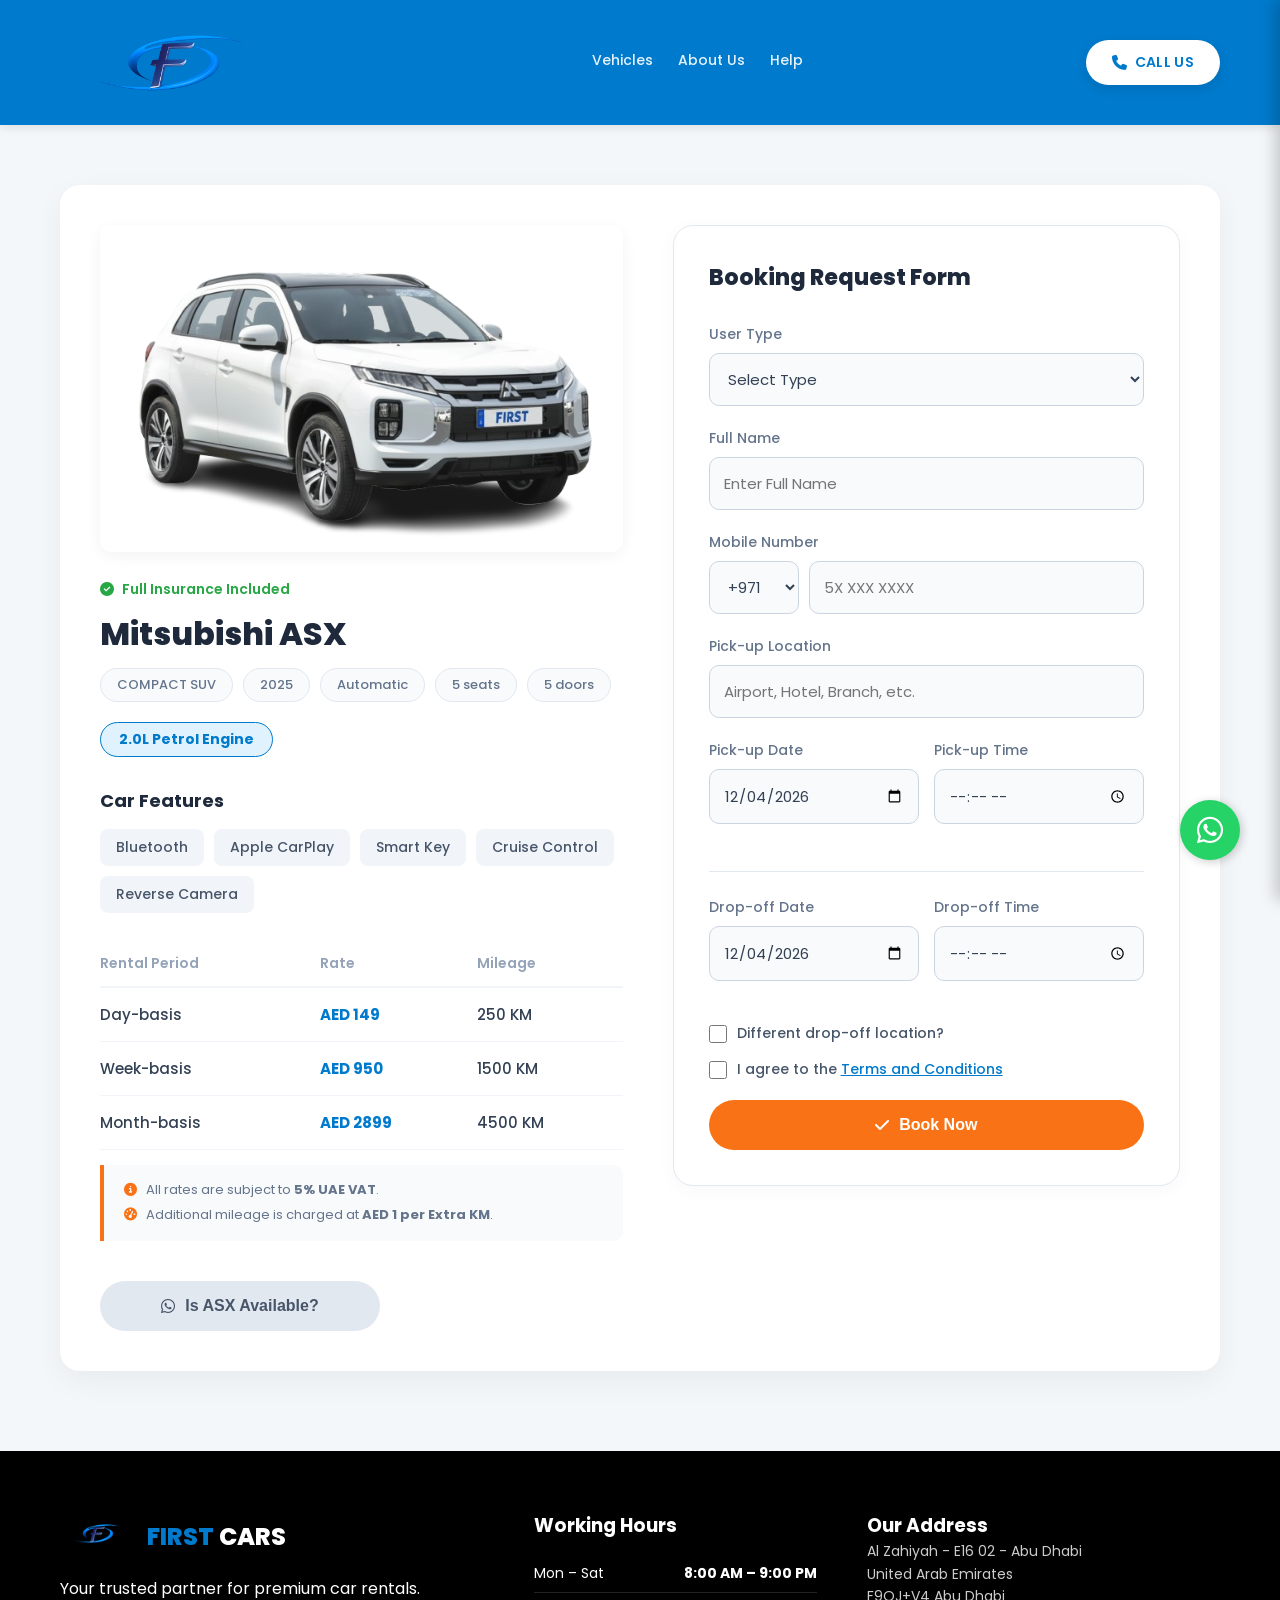
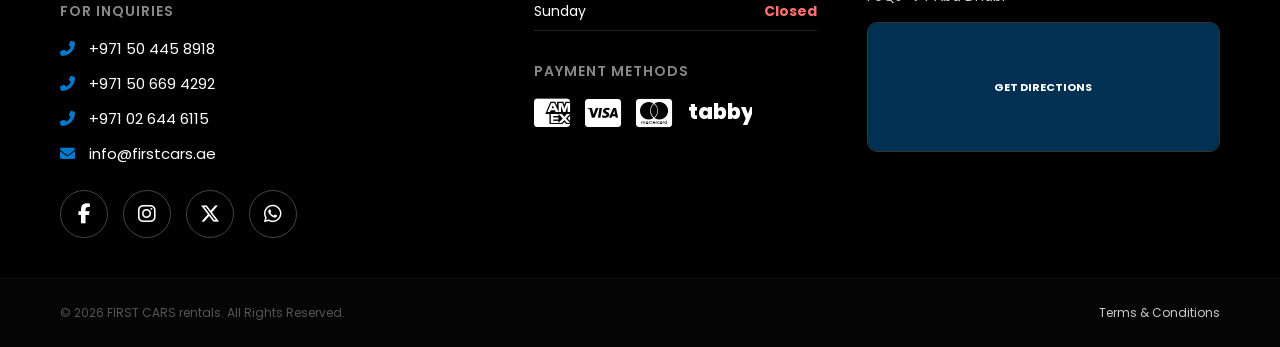
<file: first car/Mitsubishi-ASX.html>
<!DOCTYPE html>
<html lang="en">
<head>
    <meta charset="UTF-8">
    <meta name="viewport" content="width=device-width, initial-scale=1.0">
    <title>Rent Mitsubishi ASX | First Cars Rentals Abu Dhabi</title>
    
    <link rel="stylesheet" href="FirstCars.css">
    
    <link rel="preconnect" href="https://fonts.googleapis.com">
    <link rel="preconnect" href="https://fonts.gstatic.com" crossorigin>
    <link href="https://fonts.googleapis.com/css2?family=Poppins:wght@300;400;500;600;700;800;900&display=swap" rel="stylesheet">
    <link rel="stylesheet" href="https://cdnjs.cloudflare.com/ajax/libs/font-awesome/6.4.2/css/all.min.css">

    <style>
        /* =========================================
           CAR BOOKING PAGE SPECIFIC STYLES
           ========================================= */
        
        .booking-page-main {
            padding: 60px 0 80px 0;
            background-color: #f4f7f9;
        }

        .car-page-wrapper { 
            background: #fff; 
            padding: 40px; 
            border-radius: 20px; 
            box-shadow: 0 10px 30px rgba(0,0,0,0.05); 
            display: flex; 
            flex-wrap: wrap; 
            gap: 50px; 
        }
        
        .car-details { flex: 1.2; min-width: 320px; }
        .main-image { width: 100%; height: auto; border-radius: 12px; margin-bottom: 20px; object-fit: cover; box-shadow: 0 4px 15px rgba(0,0,0,0.05); }
        .rental-meta { font-size: 14px; color: #28a745; margin-bottom: 5px; display: flex; align-items: center; gap: 8px; font-weight: 600; }
        .car-title { font-size: 32px; font-weight: 800; margin: 10px 0; color: #1e293b; }
        
        .specs-row { display: flex; flex-wrap: wrap; gap: 10px; margin-bottom: 20px; }
        .badge-spec { border: 1px solid #e2e8f0; padding: 6px 16px; border-radius: 20px; font-size: 13px; color: #64748b; background: #f8fafc; font-weight: 500;}
        .engine-badge { display: inline-block; border: 1.5px solid rgb(0, 122, 204); padding: 6px 18px; border-radius: 20px; font-size: 14px; margin-bottom: 30px; color: rgb(0, 122, 204); font-weight: 700; background: #e0f2fe; }
        
        .section-label { font-size: 18px; font-weight: 700; margin-bottom: 15px; color: #1e293b; }
        .features-grid { display: flex; flex-wrap: wrap; gap: 10px; margin-bottom: 40px; }
        .feature-item { background: #f1f5f9; padding: 8px 16px; border-radius: 8px; font-size: 14px; color: #475569; font-weight: 500; }
        
        .pricing-table { width: 100%; border-collapse: collapse; margin-bottom: 15px; }
        .pricing-table th { text-align: left; font-size: 14px; color: #94a3b8; font-weight: 600; padding-bottom: 12px; border-bottom: 2px solid #f1f5f9; }
        .pricing-table td { padding: 15px 0; border-bottom: 1px solid #f1f5f9; font-size: 15px; font-weight: 500; color: #334155; }
        .pricing-table td:nth-child(2) { color: rgb(0, 122, 204); font-weight: 700; }

        /* Additional Info Box for VAT & Mileage */
        .pricing-info-box {
            background: #f8fafc;
            border-left: 4px solid #f97316;
            padding: 15px 20px;
            border-radius: 0 10px 10px 0;
            margin-bottom: 40px;
            font-size: 13px;
            color: #64748b;
            line-height: 1.6;
        }

        .pricing-info-box i {
            color: #f97316;
            margin-right: 6px;
        }

        .btn-inquiry { 
            width: 100%; 
            padding: 16px; 
            border-radius: 40px; 
            font-weight: 700; 
            cursor: pointer; 
            text-align: center; 
            border: none; 
            font-size: 16px; 
            display: flex; 
            align-items: center; 
            justify-content: center; 
            gap: 10px; 
            transition: all 0.3s ease; 
            background: #e2e8f0; 
            color: #475569; 
            max-width: 280px; 
        }
        .btn-inquiry:hover { background: #cbd5e1; transform: translateY(-2px); color: #1e293b; }

        /* Booking Form Styling */
        .booking-form { flex: 1; min-width: 320px; border: 1px solid #e2e8f0; border-radius: 20px; padding: 35px; background: #ffffff; height: fit-content; box-shadow: 0 4px 20px rgba(0,0,0,0.03); }
        .form-header { font-size: 22px; font-weight: 800; margin-bottom: 30px; color: #1e293b; }
        
        .form-group { margin-bottom: 22px; }
        .form-group label { display: block; font-size: 14px; color: #64748b; margin-bottom: 8px; font-weight: 500; }
        .form-row { display: flex; gap: 15px; }
        .form-row .form-group { flex: 1; }
        
        select, input { width: 100%; padding: 14px; border: 1px solid #cbd5e1; border-radius: 10px; font-size: 15px; background: #f8fafc; outline: none; font-family: 'Poppins', sans-serif; color: #334155; transition: border-color 0.3s; }
        select:focus, input:focus { border-color: rgb(0, 122, 204); background: #ffffff; }
        input[type="date"], input[type="time"] { text-transform: uppercase; }
        
        .phone-input-wrap { display: flex; gap: 10px; }
        .phone-input-wrap select { width: 110px; }

        .checkbox-wrap { display: flex; align-items: center; gap: 10px; font-size: 14px; color: #475569; margin: 20px 0; cursor: pointer; font-weight: 500; }
        .checkbox-wrap input { width: 18px; height: 18px; margin: 0; cursor: pointer; accent-color: rgb(0, 122, 204); }

        #drop-off-loc-container { display: none; margin-bottom: 20px; }
        .divider { height: 1px; background: #e2e8f0; margin: 25px 0; }

        .btn-book-now { 
            width: 100%; 
            padding: 16px; 
            border-radius: 40px; 
            font-weight: 700; 
            cursor: pointer; 
            border: none; 
            font-size: 16px; 
            display: flex; 
            align-items: center; 
            justify-content: center; 
            gap: 10px; 
            background: #f97316; 
            color: #fff; 
            margin-top: 10px; 
            transition: all 0.3s ease; 
        }
        .btn-book-now:hover { background: #ea580c; transform: translateY(-2px); box-shadow: 0 10px 20px rgba(249, 115, 22, 0.25); }

        /* Override global hamburger position for standard pages */
        .hamburger-page {
            display: none;
            font-size: 26px;
            color: white;
            cursor: pointer;
            margin-right: 20px;
        }

        /* Payment Icons & Tabby specific styling */
        .payment-icons-original { 
            display: flex; 
            gap: 15px; 
            align-items: center; 
            font-size: 32px; 
            color: #ffffff; 
            margin-top: 10px; 
        }
        .tabby-svg-icon {
            height: 24px; 
            width: 65px;
            display: inline-block;
            color: #ffffff; 
        }

        @media (max-width: 900px) {
            .car-page-wrapper { flex-direction: column; padding: 25px; gap: 40px; }
            .car-details, .booking-form { min-width: 100%; }
            .btn-inquiry { max-width: 100%; }
            .form-row { flex-direction: column; gap: 0; }
            .hamburger-page { display: block; }
            .header-nav { display: none !important; }
            .header-container { flex-direction: row; justify-content: space-between; }
            .header-left { display: flex; align-items: center; }
        }
    </style>
</head>
<body>

<a href="https://wa.me/971504458918" class="whatsapp-float" target="_blank">
    <i class="fab fa-whatsapp"></i>
</a>

<div class="mobile-overlay" id="mobileOverlay"></div>
<div class="mobile-sidebar" id="mobileSidebar">
    <div class="close-btn" id="closeSidebar"><i class="fas fa-times"></i></div>
    <nav class="mobile-nav-links">
        <a href="index.html#vehicles">Vehicles</a>
        <a href="aboutus.html">About Us</a>
        <a href="help.html">Help</a>
        <a href="terms.html" style="font-size: 1rem; color: #cbd5e1; border-bottom: none; margin-top: 10px;">Terms & Conditions</a>
    </nav>
</div>

<header class="Firstcars-header">    
    <div class="container header-container">
        <div class="header-left" style="display: flex; align-items: center;">
            <div class="hamburger-page" id="hamburgerMenu">
                <i class="fas fa-bars"></i>
            </div>
            <a href="index.html" class="logo-container">
                <img src="first cars rentals logo.png" alt="First Car Rentals" class="header-logo">
            </a>
        </div>

        <nav class="header-nav">
            <a href="index.html#vehicles">Vehicles</a>
            <a href="aboutus.html">About Us</a>
            <a href="help.html">Help</a>
        </nav>
        
        <div class="header-right">
            <a href="tel:+971504458918" class="call-btn"><i class="fas fa-phone-alt"></i> CALL US</a>
        </div>
    </div>
</header>

<main class="booking-page-main">
    <div class="container">
        <div class="car-page-wrapper">
            
            <div class="car-details">
                <img src="asx.png" alt="Mitsubishi ASX" class="main-image">
                
                <div class="rental-meta">
                    <i class="fas fa-check-circle"></i> Full Insurance Included
                </div>

                <h1 class="car-title">Mitsubishi ASX</h1>

                <div class="specs-row">
                    <span class="badge-spec">COMPACT SUV</span>
                    <span class="badge-spec">2025</span>
                    <span class="badge-spec">Automatic</span>
                    <span class="badge-spec">5 seats</span>
                    <span class="badge-spec">5 doors</span>
                </div>

                <div class="engine-badge">2.0L Petrol Engine</div>

                <div class="section-label">Car Features</div>
                <div class="features-grid">
                    <div class="feature-item">Bluetooth</div>
                    <div class="feature-item">Apple CarPlay</div>
                    <div class="feature-item">Smart Key</div>
                    <div class="feature-item">Cruise Control</div>
                    <div class="feature-item">Reverse Camera</div>
                </div>

                <table class="pricing-table">
                    <thead>
                        <tr>
                            <th>Rental Period</th>
                            <th>Rate</th>
                            <th>Mileage</th>
                        </tr>
                    </thead>
                    <tbody>
                        <tr><td>Day-basis</td><td>AED 149</td><td>250 KM</td></tr>
                        <tr><td>Week-basis</td><td>AED 950</td><td>1500 KM</td></tr>
                        <tr><td>Month-basis</td><td>AED 2899</td><td>4500 KM</td></tr>
                    </tbody>
                </table>

                <div class="pricing-info-box">
                    <div><i class="fas fa-info-circle"></i> All rates are subject to <strong>5% UAE VAT</strong>.</div>
                    <div style="margin-top: 5px;"><i class="fas fa-tachometer-alt"></i> Additional mileage is charged at <strong>AED 1 per Extra KM</strong>.</div>
                </div>

                <button class="btn-inquiry" onclick="sendInquiry()">
                    <i class="fab fa-whatsapp"></i> Is ASX Available?
                </button>
            </div>

            <div class="booking-form">
                <div class="form-header">Booking Request Form</div>
                
                <form id="rentalForm">
                    <div class="form-group">
                        <label>User Type</label>
                        <select id="user-type" required>
                            <option value="">Select Type</option>
                            <option>UAE Resident</option>
                            <option>Tourist</option>
                            <option>UAE Citizen</option>
                        </select>
                    </div>

                    <div class="form-group">
                        <label>Full Name</label>
                        <input type="text" id="full-name" placeholder="Enter Full Name" required>
                    </div>

                    <div class="form-group">
                        <label>Mobile Number</label>
                        <div class="phone-input-wrap">
                            <select id="country-code" required>
                                <option>+971</option>
                                <option>+966</option>
                                <option>+968</option>
                                <option>+974</option>
                                <option>+44</option>
                                <option>+1</option>
                            </select>
                            <input type="tel" id="phone" placeholder="5X XXX XXXX" required>
                        </div>
                    </div>

                    <div class="form-group">
                        <label>Pick-up Location</label>
                        <input list="abudhabi-places" id="pickup-loc" placeholder="Airport, Hotel, Branch, etc." required>
                        <datalist id="abudhabi-places">
                            <option value="First Cars - Al Zahiyah Branch">
                            <option value="Abu Dhabi International Airport (AUH)">
                            <option value="Dubai International Airport (DXB)">
                            <option value="Yas Island / Yas Mall">
                            <option value="Saadiyat Island">
                            <option value="Abu Dhabi Downtown / Corniche">
                            <option value="Mussafah">
                            <option value="Khalifa City">
                        </datalist>
                    </div>

                    <div class="form-row">
                        <div class="form-group">
                            <label>Pick-up Date</label>
                            <input type="date" id="pickup-date" required>
                        </div>
                        <div class="form-group">
                            <label>Pick-up Time</label>
                            <input type="time" id="pickup-time" required>
                        </div>
                    </div>

                    <div class="divider"></div>

                    <div class="form-row">
                        <div class="form-group">
                            <label>Drop-off Date</label>
                            <input type="date" id="drop-date" required>
                        </div>
                        <div class="form-group">
                            <label>Drop-off Time</label>
                            <input type="time" id="drop-time" required>
                        </div>
                    </div>

                    <div class="checkbox-wrap" style="margin-bottom: 5px;">
                        <input type="checkbox" id="diff-loc-check">
                        <label for="diff-loc-check">Different drop-off location?</label>
                    </div>

                    <div id="drop-off-loc-container" style="margin-top: 15px;">
                        <div class="form-group">
                            <label>Drop-off Location</label>
                            <input list="abudhabi-places" id="drop-loc" placeholder="Specify drop-off point">
                        </div>
                    </div>

                    <div class="checkbox-wrap" style="margin-top: 15px; margin-bottom: 20px;">
                        <input type="checkbox" id="agree-terms" required>
                        <label for="agree-terms">I agree to the <a href="terms.html" target="_blank" style="color: rgb(0, 122, 204); text-decoration: underline;">Terms and Conditions</a></label>
                    </div>

                    <button type="submit" class="btn-book-now">
                        <i class="fas fa-check"></i> Book Now
                    </button>
                </form>
            </div>
            
        </div>
    </div>
</main>

<footer class="footer">
    <div class="container footer-grid">
        <div class="footer-col brand-col">
            <div class="footer-logo-row">
                <img src="first cars rentals logo.png" alt="First Cars Logo" class="footer-logo-img">
                <div class="footer-brand">FIRST <span>CARS</span></div>
            </div>
            <p>Your trusted partner for premium car rentals.</p>
            
            <div class="footer-section-title">For Inquiries</div>
            <div class="footer-contacts">
                <a href="tel:+971504458918" class="contact-link"><i class="fas fa-phone-alt"></i> +971 50 445 8918</a>
                <a href="tel:+971506694292" class="contact-link"><i class="fas fa-phone-alt"></i> +971 50 669 4292</a>
                <a href="tel:+971026446115" class="contact-link"><i class="fas fa-phone-alt"></i> +971 02 644 6115</a>
                <a href="mailto:info@firstcars.ae" class="contact-link"><i class="fas fa-envelope"></i> info@firstcars.ae</a>
            </div>

            <div class="social-links">
                <a href="#" class="social-btn"><i class="fab fa-facebook-f"></i></a>
                <a href="#" class="social-btn"><i class="fab fa-instagram"></i></a>
                <a href="#" class="social-btn"><i class="fa-brands fa-x-twitter"></i></a>
                <a href="https://wa.me/971504458918" class="social-btn"><i class="fab fa-whatsapp"></i></a>
            </div>
        </div>

        <div class="footer-col">
            <h3>Working Hours</h3>
            <ul class="timing-list">
                <li><span>Mon – Sat</span> <strong>8:00 AM – 9:00 PM</strong></li>
                <li><span>Sunday</span> <strong class="closed">Closed</strong></li>
            </ul>

            <div class="payment-section">
                <div class="footer-section-title">Payment methods</div>
                <div class="payment-icons-original">
                    <i class="fab fa-cc-amex" title="American Express"></i>
                    <i class="fab fa-cc-visa" title="Visa"></i>
                    <i class="fab fa-cc-mastercard" title="Mastercard"></i>
                    <svg class="tabby-svg-icon" viewBox="0 0 85 32" xmlns="http://www.w3.org/2000/svg" title="Tabby">
                        <text x="0" y="24" font-family="'Poppins', sans-serif" font-weight="800" font-size="28" fill="currentColor">tabby</text>
                    </svg>
                </div>
            </div>
        </div>

        <div class="footer-col map-col">
            <h3>Our Address</h3>
            <p class="address-text">
                Al Zahiyah - E16 02 - Abu Dhabi<br>
                United Arab Emirates<br>
                F9QJ+V4 Abu Dhabi
            </p>
            <a href="https://www.google.com/maps?q=Al+Zahiyah+Abu+Dhabi" target="_blank" class="footer-map-link">
                <div class="map-rectangle">
                    <iframe src="https://www.google.com/maps/embed?pb=!1m18!1m12!1m3!1d3630.5!2d54.3!3d24.4!2m3!1f0!2f0!3f0!3m2!1i1024!2i768!4f13.1!3m3!1m2!1s0x0%3A0x0!2zMjTCsDI0JzAwLjAiTiA1NMKwMTgnMDAuMCJF!5e0!3m2!1sen!2sae!4v123456789" width="100%" height="130" style="border:0;" allowfullscreen="" loading="lazy"></iframe>
                    <div class="map-overlay">GET DIRECTIONS</div>
                </div>
            </a>
        </div>
    </div>
    
    <div class="footer-bottom">
        <div class="container" style="display: flex; justify-content: space-between; align-items: center; flex-wrap: wrap; gap: 10px;">
            <div>© 2026 FIRST CARS rentals. All Rights Reserved.</div>
            <div>
                <a href="terms.html" style="color: #ccc; text-decoration: none; transition: 0.3s;" onmouseover="this.style.color='#007acc'" onmouseout="this.style.color='#ccc'">Terms & Conditions</a>
            </div>
        </div>
    </div>
</footer>

<script>
    // --- Mobile Sidebar Logic ---
    const hamburgerMenu = document.getElementById('hamburgerMenu');
    const mobileSidebar = document.getElementById('mobileSidebar');
    const closeSidebar = document.getElementById('closeSidebar');
    const mobileOverlay = document.getElementById('mobileOverlay');

    function openSidebar() {
        if(mobileSidebar) mobileSidebar.classList.add('active');
        if(mobileOverlay) mobileOverlay.classList.add('active');
    }

    function closeSidebarMenu() {
        if(mobileSidebar) mobileSidebar.classList.remove('active');
        if(mobileOverlay) mobileOverlay.classList.remove('active');
    }

    if(hamburgerMenu) hamburgerMenu.addEventListener('click', openSidebar);
    if(closeSidebar) closeSidebar.addEventListener('click', closeSidebarMenu);
    if(mobileOverlay) mobileOverlay.addEventListener('click', closeSidebarMenu);

    // --- Booking Form Logic ---
    const whatsappNum = "971504458918"; 
    const checkbox = document.getElementById('diff-loc-check');
    const dropOffLocContainer = document.getElementById('drop-off-loc-container');
    const dropLocInput = document.getElementById('drop-loc');
    const pickupLocInput = document.getElementById('pickup-loc');

    checkbox.addEventListener('change', function() {
        if (this.checked) {
            dropOffLocContainer.style.display = 'block';
            dropLocInput.required = true;
        } else {
            dropOffLocContainer.style.display = 'none';
            dropLocInput.required = false;
        }
    });

    function sendInquiry() {
        const msg = encodeURIComponent("Hello, is the Mitsubishi ASX 2025 available for rent?");
        window.open(`https://wa.me/${whatsappNum}?text=${msg}`, '_blank');
    }

    window.onload = function() {
        const today = new Date().toISOString().split('T')[0];
        document.querySelectorAll('input[type="date"]').forEach(el => el.value = today);
    };

    document.getElementById('rentalForm').addEventListener('submit', function(e) {
        e.preventDefault();

        const name = document.getElementById('full-name').value;
        const phone = document.getElementById('country-code').value + " " + document.getElementById('phone').value;
        const pLoc = pickupLocInput.value;
        const pDate = document.getElementById('pickup-date').value;
        const pTime = document.getElementById('pickup-time').value;
        const dDate = document.getElementById('drop-date').value;
        const dTime = document.getElementById('drop-time').value;
        
        const dLoc = checkbox.checked ? dropLocInput.value : pLoc;

        let receipt = `*🚗 NEW RENTAL BOOKING*%0A`;
        receipt += `--------------------------%0A`;
        receipt += `*Car:* Mitsubishi ASX 2025%0A`;
        receipt += `*Customer:* ${name}%0A`;
        receipt += `*Contact:* ${phone}%0A%0A`;
        
        receipt += `*📍 PICK-UP*%0A`;
        receipt += `*Location:* ${pLoc}%0A`;
        receipt += `*Date/Time:* ${pDate} at ${pTime}%0A%0A`;

        receipt += `*🏁 DROP-OFF*%0A`;
        receipt += `*Location:* ${dLoc}%0A`;
        receipt += `*Date/Time:* ${dDate} at ${dTime}%0A`;
        
        if (!checkbox.checked) {
            receipt += `_(Same as Pick-up)_%0A`;
        }

        receipt += `--------------------------`;

        window.open(`https://wa.me/${whatsappNum}?text=${receipt}`, '_blank');
    });
</script>

</body>
</html>
</file>
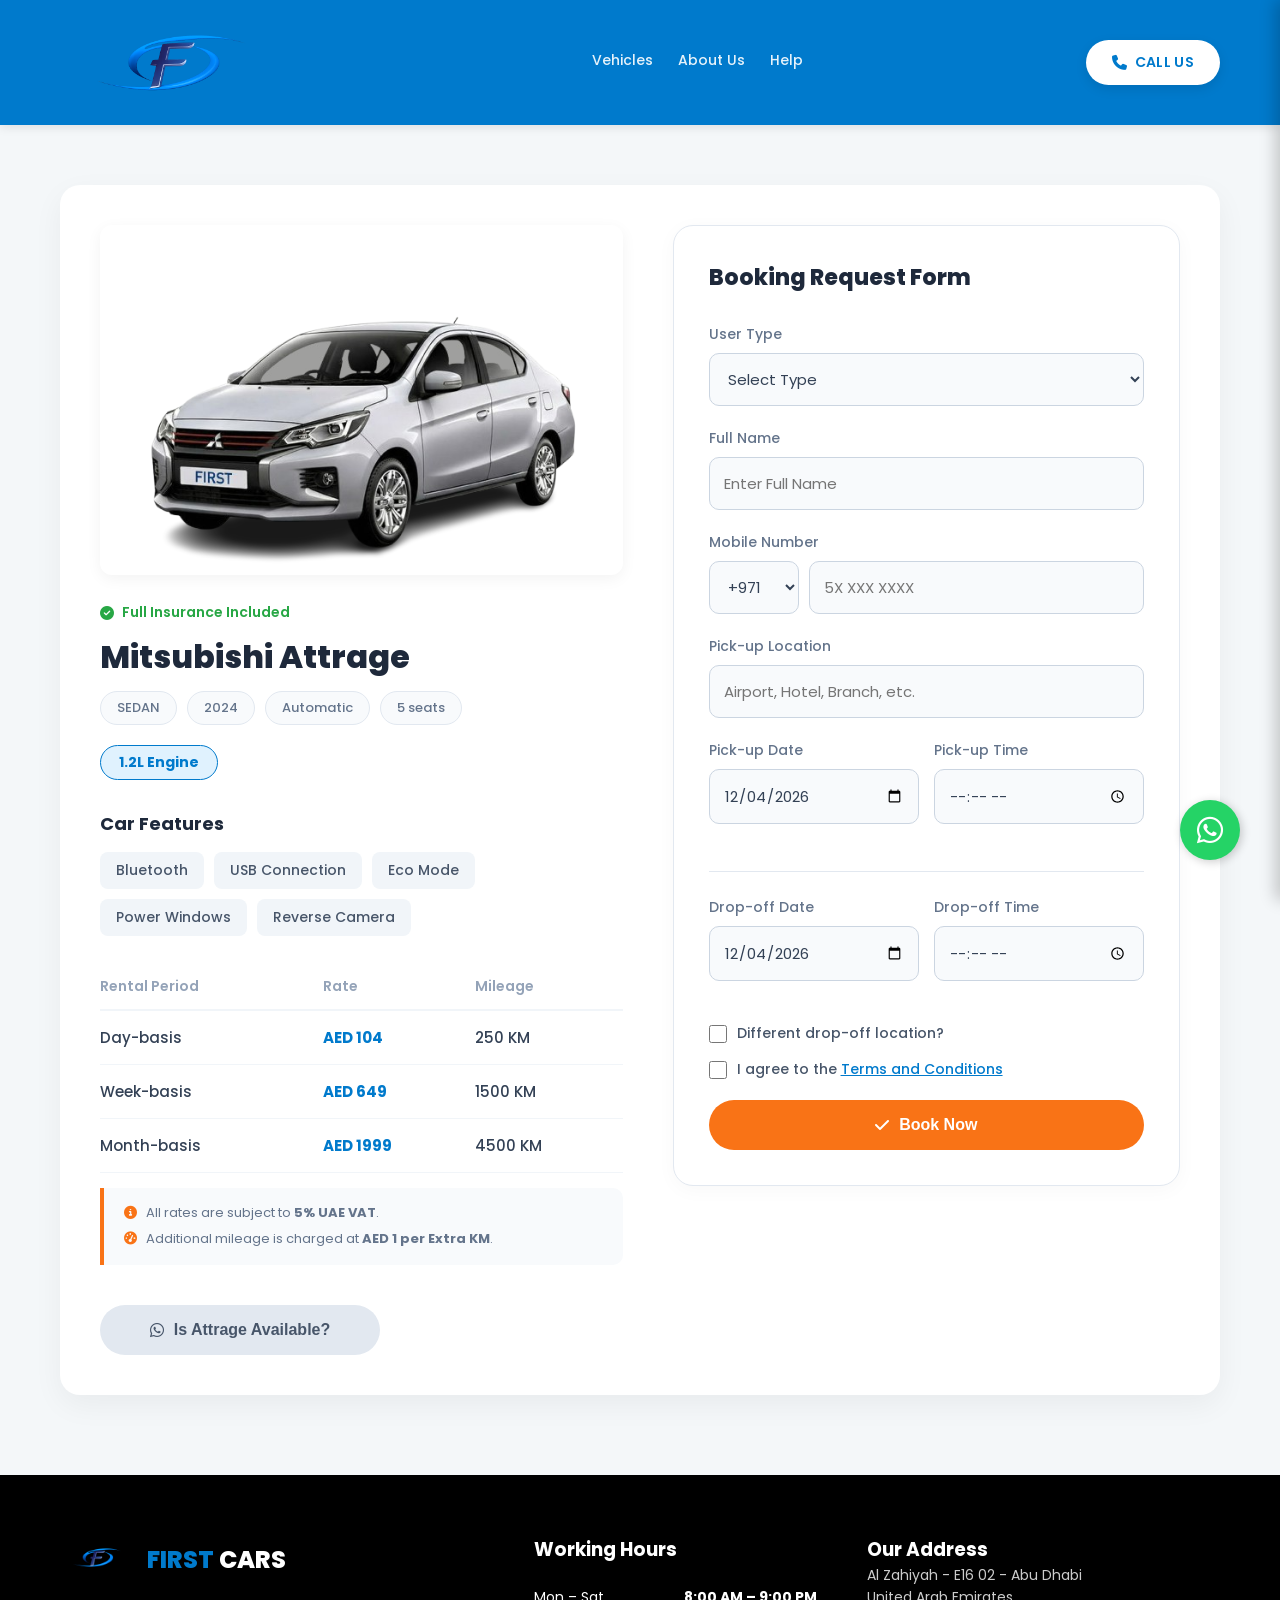
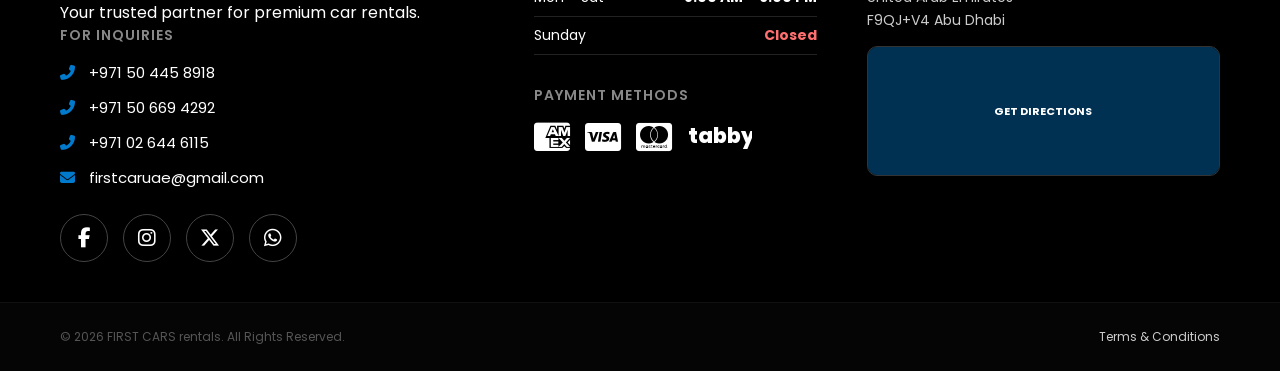
<file: first car/Mitsubishi-Attrage.html>
<!DOCTYPE html>
<html lang="en">
<head>
    <meta charset="UTF-8">
    <meta name="viewport" content="width=device-width, initial-scale=1.0">
    <title>Rent Mitsubishi Attrage | First Cars Rentals Abu Dhabi</title>
    
    <link rel="stylesheet" href="FirstCars.css">
    
    <link rel="preconnect" href="https://fonts.googleapis.com">
    <link rel="preconnect" href="https://fonts.gstatic.com" crossorigin>
    <link href="https://fonts.googleapis.com/css2?family=Poppins:wght@300;400;500;600;700;800;900&display=swap" rel="stylesheet">
    <link rel="stylesheet" href="https://cdnjs.cloudflare.com/ajax/libs/font-awesome/6.4.2/css/all.min.css">

    <style>
        /* =========================================
           CAR BOOKING PAGE SPECIFIC STYLES
           ========================================= */
        
        .booking-page-main {
            padding: 60px 0 80px 0;
            background-color: #f4f7f9;
        }

        .car-page-wrapper { 
            background: #fff; 
            padding: 40px; 
            border-radius: 20px; 
            box-shadow: 0 10px 30px rgba(0,0,0,0.05); 
            display: flex; 
            flex-wrap: wrap; 
            gap: 50px; 
        }
        
        .car-details { flex: 1.2; min-width: 320px; }
        .main-image { width: 100%; height: auto; border-radius: 12px; margin-bottom: 20px; object-fit: cover; box-shadow: 0 4px 15px rgba(0,0,0,0.05); }
        .rental-meta { font-size: 14px; color: #28a745; margin-bottom: 5px; display: flex; align-items: center; gap: 8px; font-weight: 600; }
        .car-title { font-size: 32px; font-weight: 800; margin: 10px 0; color: #1e293b; }
        
        .specs-row { display: flex; flex-wrap: wrap; gap: 10px; margin-bottom: 20px; }
        .badge-spec { border: 1px solid #e2e8f0; padding: 6px 16px; border-radius: 20px; font-size: 13px; color: #64748b; background: #f8fafc; font-weight: 500;}
        .engine-badge { display: inline-block; border: 1.5px solid rgb(0, 122, 204); padding: 6px 18px; border-radius: 20px; font-size: 14px; margin-bottom: 30px; color: rgb(0, 122, 204); font-weight: 700; background: #e0f2fe; }
        
        .section-label { font-size: 18px; font-weight: 700; margin-bottom: 15px; color: #1e293b; }
        .features-grid { display: flex; flex-wrap: wrap; gap: 10px; margin-bottom: 40px; }
        .feature-item { background: #f1f5f9; padding: 8px 16px; border-radius: 8px; font-size: 14px; color: #475569; font-weight: 500; }
        
        .pricing-table { width: 100%; border-collapse: collapse; margin-bottom: 15px; }
        .pricing-table th { text-align: left; font-size: 14px; color: #94a3b8; font-weight: 600; padding-bottom: 12px; border-bottom: 2px solid #f1f5f9; }
        .pricing-table td { padding: 15px 0; border-bottom: 1px solid #f1f5f9; font-size: 15px; font-weight: 500; color: #334155; }
        .pricing-table td:nth-child(2) { color: rgb(0, 122, 204); font-weight: 700; }

        /* Additional Info Box for VAT & Mileage */
        .pricing-info-box {
            background: #f8fafc;
            border-left: 4px solid #f97316;
            padding: 15px 20px;
            border-radius: 0 10px 10px 0;
            margin-bottom: 40px;
            font-size: 13px;
            color: #64748b;
            line-height: 1.6;
        }

        .pricing-info-box i {
            color: #f97316;
            margin-right: 6px;
        }

        .btn-inquiry { 
            width: 100%; 
            padding: 16px; 
            border-radius: 40px; 
            font-weight: 700; 
            cursor: pointer; 
            text-align: center; 
            border: none; 
            font-size: 16px; 
            display: flex; 
            align-items: center; 
            justify-content: center; 
            gap: 10px; 
            transition: all 0.3s ease; 
            background: #e2e8f0; 
            color: #475569; 
            max-width: 280px; 
        }
        .btn-inquiry:hover { background: #cbd5e1; transform: translateY(-2px); color: #1e293b; }

        /* Booking Form Styling */
        .booking-form { flex: 1; min-width: 320px; border: 1px solid #e2e8f0; border-radius: 20px; padding: 35px; background: #ffffff; height: fit-content; box-shadow: 0 4px 20px rgba(0,0,0,0.03); }
        .form-header { font-size: 22px; font-weight: 800; margin-bottom: 30px; color: #1e293b; }
        
        .form-group { margin-bottom: 22px; }
        .form-group label { display: block; font-size: 14px; color: #64748b; margin-bottom: 8px; font-weight: 500; }
        .form-row { display: flex; gap: 15px; }
        .form-row .form-group { flex: 1; }
        
        select, input { width: 100%; padding: 14px; border: 1px solid #cbd5e1; border-radius: 10px; font-size: 15px; background: #f8fafc; outline: none; font-family: 'Poppins', sans-serif; color: #334155; transition: border-color 0.3s; }
        select:focus, input:focus { border-color: rgb(0, 122, 204); background: #ffffff; }
        input[type="date"], input[type="time"] { text-transform: uppercase; }
        
        .phone-input-wrap { display: flex; gap: 10px; }
        .phone-input-wrap select { width: 110px; }

        .checkbox-wrap { display: flex; align-items: center; gap: 10px; font-size: 14px; color: #475569; margin: 20px 0; cursor: pointer; font-weight: 500; }
        .checkbox-wrap input { width: 18px; height: 18px; margin: 0; cursor: pointer; accent-color: rgb(0, 122, 204); }

        #drop-off-loc-container { display: none; margin-bottom: 20px; }
        .divider { height: 1px; background: #e2e8f0; margin: 25px 0; }

        .btn-book-now { 
            width: 100%; 
            padding: 16px; 
            border-radius: 40px; 
            font-weight: 700; 
            cursor: pointer; 
            border: none; 
            font-size: 16px; 
            display: flex; 
            align-items: center; 
            justify-content: center; 
            gap: 10px; 
            background: #f97316; 
            color: #fff; 
            margin-top: 10px; 
            transition: all 0.3s ease; 
        }
        .btn-book-now:hover { background: #ea580c; transform: translateY(-2px); box-shadow: 0 10px 20px rgba(249, 115, 22, 0.25); }

        /* Override global hamburger position for standard pages */
        .hamburger-page {
            display: none;
            font-size: 26px;
            color: white;
            cursor: pointer;
            margin-right: 20px;
        }

        /* Payment Icons & Tabby specific styling */
        .payment-icons-original { 
            display: flex; 
            gap: 15px; 
            align-items: center; 
            font-size: 32px; 
            color: #ffffff; 
            margin-top: 10px; 
        }
        .tabby-svg-icon {
            height: 24px; 
            width: 65px;
            display: inline-block;
            color: #ffffff; 
        }

        @media (max-width: 900px) {
            .car-page-wrapper { flex-direction: column; padding: 25px; gap: 40px; }
            .car-details, .booking-form { min-width: 100%; }
            .btn-inquiry { max-width: 100%; }
            .form-row { flex-direction: column; gap: 0; }
            .hamburger-page { display: block; }
            .header-nav { display: none !important; }
            .header-container { flex-direction: row; justify-content: space-between; }
            .header-left { display: flex; align-items: center; }
        }
    </style>
</head>
<body>

<a href="https://wa.me/+971506694292" class="whatsapp-float" target="_blank">
    <i class="fab fa-whatsapp"></i>
</a>

<div class="mobile-overlay" id="mobileOverlay"></div>
<div class="mobile-sidebar" id="mobileSidebar">
    <div class="close-btn" id="closeSidebar"><i class="fas fa-times"></i></div>
    <nav class="mobile-nav-links">
        <a href="index.html#vehicles">Vehicles</a>
        <a href="aboutus.html">About Us</a>
        <a href="help.html">Help</a>
        <a href="terms.html" style="font-size: 1rem; color: #cbd5e1; border-bottom: none; margin-top: 10px;">Terms & Conditions</a>
    </nav>
</div>

<header class="Firstcars-header">    
    <div class="container header-container">
        <div class="header-left" style="display: flex; align-items: center;">
            <div class="hamburger-page" id="hamburgerMenu">
                <i class="fas fa-bars"></i>
            </div>
            <a href="index.html" class="logo-container">
                <img src="first cars rentals logo.png" alt="First Car Rentals" class="header-logo">
            </a>
        </div>

        <nav class="header-nav">
            <a href="index.html#vehicles">Vehicles</a>
            <a href="aboutus.html">About Us</a>
            <a href="help.html">Help</a>
        </nav>
        
        <div class="header-right">
            <a href="tel:+971504458918" class="call-btn"><i class="fas fa-phone-alt"></i> CALL US</a>
        </div>
    </div>
</header>

<main class="booking-page-main">
    <div class="container">
        <div class="car-page-wrapper">
            
            <div class="car-details">
                <img src="attrage.png" alt="Mitsubishi Attrage" class="main-image">
                
                <div class="rental-meta">
                    <i class="fas fa-check-circle"></i> Full Insurance Included
                </div>

                <h1 class="car-title">Mitsubishi Attrage</h1>

                <div class="specs-row">
                    <span class="badge-spec">SEDAN</span>
                    <span class="badge-spec">2024</span>
                    <span class="badge-spec">Automatic</span>
                    <span class="badge-spec">5 seats</span>
                </div>

                <div class="engine-badge">1.2L Engine</div>

                <div class="section-label">Car Features</div>
                <div class="features-grid">
                    <div class="feature-item">Bluetooth</div>
                    <div class="feature-item">USB Connection</div>
                    <div class="feature-item">Eco Mode</div>
                    <div class="feature-item">Power Windows</div>
                    <div class="feature-item">Reverse Camera</div>
                </div>

                <table class="pricing-table">
                    <thead>
                        <tr>
                            <th>Rental Period</th>
                            <th>Rate</th>
                            <th>Mileage</th>
                        </tr>
                    </thead>
                    <tbody>
                        <tr><td>Day-basis</td><td>AED 104</td><td>250 KM</td></tr>
                        <tr><td>Week-basis</td><td>AED 649</td><td>1500 KM</td></tr>
                        <tr><td>Month-basis</td><td>AED 1999</td><td>4500 KM</td></tr>
                    </tbody>
                </table>

                <div class="pricing-info-box">
                    <div><i class="fas fa-info-circle"></i> All rates are subject to <strong>5% UAE VAT</strong>.</div>
                    <div style="margin-top: 5px;"><i class="fas fa-tachometer-alt"></i> Additional mileage is charged at <strong>AED 1 per Extra KM</strong>.</div>
                </div>

                <button class="btn-inquiry" onclick="sendInquiry()">
                    <i class="fab fa-whatsapp"></i> Is Attrage Available?
                </button>
            </div>

            <div class="booking-form">
                <div class="form-header">Booking Request Form</div>
                
                <form id="rentalForm">
                    <div class="form-group">
                        <label>User Type</label>
                        <select id="user-type" required>
                            <option value="">Select Type</option>
                            <option>UAE Resident</option>
                            <option>Tourist</option>
                            <option>UAE Citizen</option>
                        </select>
                    </div>

                    <div class="form-group">
                        <label>Full Name</label>
                        <input type="text" id="full-name" placeholder="Enter Full Name" required>
                    </div>

                    <div class="form-group">
                        <label>Mobile Number</label>
                        <div class="phone-input-wrap">
                            <select id="country-code" required>
                                <option>+971</option>
                                <option>+966</option>
                                <option>+968</option>
                                <option>+974</option>
                                <option>+44</option>
                                <option>+1</option>
                            </select>
                            <input type="tel" id="phone" placeholder="5X XXX XXXX" required>
                        </div>
                    </div>

                    <div class="form-group">
                        <label>Pick-up Location</label>
                        <input list="abudhabi-places" id="pickup-loc" placeholder="Airport, Hotel, Branch, etc." required>
                        <datalist id="abudhabi-places">
                            <option value="First Cars - Al Zahiyah Branch">
                            <option value="Abu Dhabi International Airport (AUH)">
                            <option value="Dubai International Airport (DXB)">
                            <option value="Yas Island / Yas Mall">
                            <option value="Saadiyat Island">
                            <option value="Abu Dhabi Downtown / Corniche">
                            <option value="Mussafah">
                            <option value="Khalifa City">
                        </datalist>
                    </div>

                    <div class="form-row">
                        <div class="form-group">
                            <label>Pick-up Date</label>
                            <input type="date" id="pickup-date" required>
                        </div>
                        <div class="form-group">
                            <label>Pick-up Time</label>
                            <input type="time" id="pickup-time" required>
                        </div>
                    </div>

                    <div class="divider"></div>

                    <div class="form-row">
                        <div class="form-group">
                            <label>Drop-off Date</label>
                            <input type="date" id="drop-date" required>
                        </div>
                        <div class="form-group">
                            <label>Drop-off Time</label>
                            <input type="time" id="drop-time" required>
                        </div>
                    </div>

                    <div class="checkbox-wrap" style="margin-bottom: 5px;">
                        <input type="checkbox" id="diff-loc-check">
                        <label for="diff-loc-check">Different drop-off location?</label>
                    </div>

                    <div id="drop-off-loc-container" style="margin-top: 15px;">
                        <div class="form-group">
                            <label>Drop-off Location</label>
                            <input list="abudhabi-places" id="drop-loc" placeholder="Specify drop-off point">
                        </div>
                    </div>

                    <div class="checkbox-wrap" style="margin-top: 15px; margin-bottom: 20px;">
                        <input type="checkbox" id="agree-terms" required>
                        <label for="agree-terms">I agree to the <a href="terms.html" target="_blank" style="color: rgb(0, 122, 204); text-decoration: underline;">Terms and Conditions</a></label>
                    </div>

                    <button type="submit" class="btn-book-now">
                        <i class="fas fa-check"></i> Book Now
                    </button>
                </form>
            </div>
            
        </div>
    </div>
</main>

<footer class="footer">
    <div class="container footer-grid">
        <div class="footer-col brand-col">
            <div class="footer-logo-row">
                <img src="first cars rentals logo.png" alt="First Cars Logo" class="footer-logo-img">
                <div class="footer-brand">FIRST <span>CARS</span></div>
            </div>
            <p>Your trusted partner for premium car rentals.</p>
            
            <div class="footer-section-title">For Inquiries</div>
            <div class="footer-contacts">
                <a href="tel:+971504458918" class="contact-link"><i class="fas fa-phone-alt"></i> +971 50 445 8918</a>
                <a href="tel:+971506694292" class="contact-link"><i class="fas fa-phone-alt"></i> +971 50 669 4292</a>
                <a href="tel:+971026446115" class="contact-link"><i class="fas fa-phone-alt"></i> +971 02 644 6115</a>
                <a href="mailto:firstcaruae@gmail.com" class="contact-link"><i class="fas fa-envelope"></i> firstcaruae@gmail.com</a>
            </div>

            <div class="social-links">
                <a href="#" class="social-btn"><i class="fab fa-facebook-f"></i></a>
                <a href="#" class="social-btn"><i class="fab fa-instagram"></i></a>
                <a href="#" class="social-btn"><i class="fa-brands fa-x-twitter"></i></a>
                <a href="https://wa.me/+971506694292" class="social-btn"><i class="fab fa-whatsapp"></i></a>
            </div>
        </div>

        <div class="footer-col">
            <h3>Working Hours</h3>
            <ul class="timing-list">
                <li><span>Mon – Sat</span> <strong>8:00 AM – 9:00 PM</strong></li>
                <li><span>Sunday</span> <strong class="closed">Closed</strong></li>
            </ul>

            <div class="payment-section">
                <div class="footer-section-title">Payment methods</div>
                <div class="payment-icons-original">
                    <i class="fab fa-cc-amex" title="American Express"></i>
                    <i class="fab fa-cc-visa" title="Visa"></i>
                    <i class="fab fa-cc-mastercard" title="Mastercard"></i>
                    <svg class="tabby-svg-icon" viewBox="0 0 85 32" xmlns="http://www.w3.org/2000/svg" title="Tabby">
                        <text x="0" y="24" font-family="'Poppins', sans-serif" font-weight="800" font-size="28" fill="currentColor">tabby</text>
                    </svg>
                </div>
            </div>
        </div>

        <div class="footer-col map-col">
            <h3>Our Address</h3>
            <p class="address-text">
                Al Zahiyah - E16 02 - Abu Dhabi<br>
                United Arab Emirates<br>
                F9QJ+V4 Abu Dhabi
            </p>
            <a href="https://www.google.com/maps?q=Al+Zahiyah+Abu+Dhabi" target="_blank" class="footer-map-link">
                <div class="map-rectangle">
                    <iframe src="https://www.google.com/maps/embed?pb=!1m18!1m12!1m3!1d3630.5!2d54.3!3d24.4!2m3!1f0!2f0!3f0!3m2!1i1024!2i768!4f13.1!3m3!1m2!1s0x0%3A0x0!2zMjTCsDI0JzAwLjAiTiA1NMKwMTgnMDAuMCJF!5e0!3m2!1sen!2sae!4v123456789" width="100%" height="130" style="border:0;" allowfullscreen="" loading="lazy"></iframe>
                    <div class="map-overlay">GET DIRECTIONS</div>
                </div>
            </a>
        </div>
    </div>
    
    <div class="footer-bottom">
        <div class="container" style="display: flex; justify-content: space-between; align-items: center; flex-wrap: wrap; gap: 10px;">
            <div>© 2026 FIRST CARS rentals. All Rights Reserved.</div>
            <div>
                <a href="terms.html" style="color: #ccc; text-decoration: none; transition: 0.3s;" onmouseover="this.style.color='#007acc'" onmouseout="this.style.color='#ccc'">Terms & Conditions</a>
            </div>
        </div>
    </div>
</footer>

<script>
    // --- Mobile Sidebar Logic ---
    const hamburgerMenu = document.getElementById('hamburgerMenu');
    const mobileSidebar = document.getElementById('mobileSidebar');
    const closeSidebar = document.getElementById('closeSidebar');
    const mobileOverlay = document.getElementById('mobileOverlay');

    function openSidebar() {
        if(mobileSidebar) mobileSidebar.classList.add('active');
        if(mobileOverlay) mobileOverlay.classList.add('active');
    }

    function closeSidebarMenu() {
        if(mobileSidebar) mobileSidebar.classList.remove('active');
        if(mobileOverlay) mobileOverlay.classList.remove('active');
    }

    if(hamburgerMenu) hamburgerMenu.addEventListener('click', openSidebar);
    if(closeSidebar) closeSidebar.addEventListener('click', closeSidebarMenu);
    if(mobileOverlay) mobileOverlay.addEventListener('click', closeSidebarMenu);

    // --- Booking Form Logic ---
    const whatsappNum = "+971506694292"; 
    const checkbox = document.getElementById('diff-loc-check');
    const dropOffLocContainer = document.getElementById('drop-off-loc-container');
    const dropLocInput = document.getElementById('drop-loc');
    const pickupLocInput = document.getElementById('pickup-loc');

    checkbox.addEventListener('change', function() {
        if (this.checked) {
            dropOffLocContainer.style.display = 'block';
            dropLocInput.required = true;
        } else {
            dropOffLocContainer.style.display = 'none';
            dropLocInput.required = false;
        }
    });

    function sendInquiry() {
        const msg = encodeURIComponent("Hello, is the Mitsubishi Attrage 2024 available for rent?");
        window.open(`https://wa.me/${whatsappNum}?text=${msg}`, '_blank');
    }

    window.onload = function() {
        const today = new Date().toISOString().split('T')[0];
        document.querySelectorAll('input[type="date"]').forEach(el => el.value = today);
    };

    document.getElementById('rentalForm').addEventListener('submit', function(e) {
        e.preventDefault();

        const name = document.getElementById('full-name').value;
        const phone = document.getElementById('country-code').value + " " + document.getElementById('phone').value;
        const pLoc = pickupLocInput.value;
        const pDate = document.getElementById('pickup-date').value;
        const pTime = document.getElementById('pickup-time').value;
        const dDate = document.getElementById('drop-date').value;
        const dTime = document.getElementById('drop-time').value;
        
        const dLoc = checkbox.checked ? dropLocInput.value : pLoc;

        let receipt = `*🚗 NEW RENTAL BOOKING*\n`;
        receipt += `--------------------------\n`;
        receipt += `*Car:* Mitsubishi Attrage 2024\n`;
        receipt += `*Customer:* ${name}\n`;
        receipt += `*Contact:* ${phone}\n\n`;
        
        receipt += `*📍 PICK-UP*\n`;
        receipt += `*Location:* ${pLoc}\n`;
        receipt += `*Date/Time:* ${pDate} at ${pTime}\n\n`;

        receipt += `*🏁 DROP-OFF*\n`;
        receipt += `*Location:* ${dLoc}\n`;
        receipt += `*Date/Time:* ${dDate} at ${dTime}\n`;
        
        if (!checkbox.checked) {
            receipt += `_(Same as Pick-up)_\n`;
        }

        receipt += `--------------------------`;

        window.open(`https://wa.me/${whatsappNum}?text=${encodeURIComponent(receipt)}`, '_blank');
    });
</script>

</body>
</html>
</file>
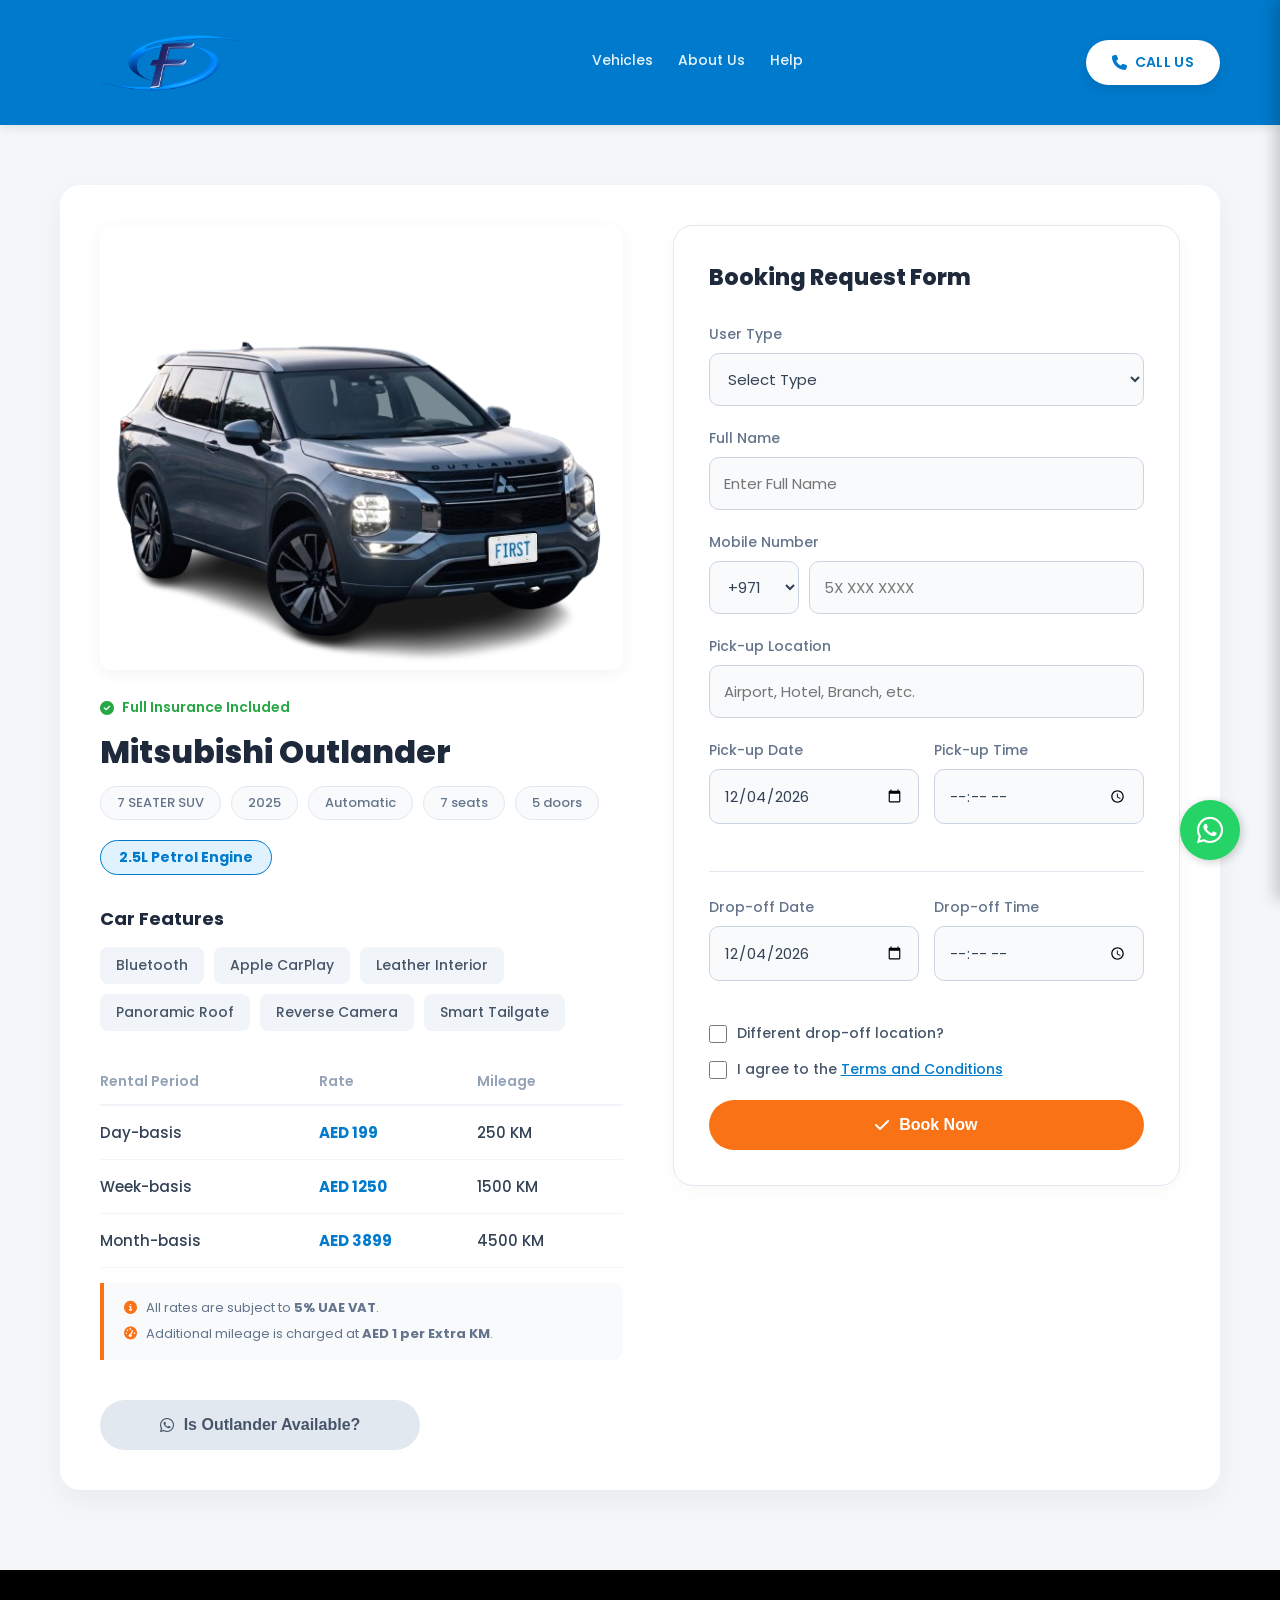
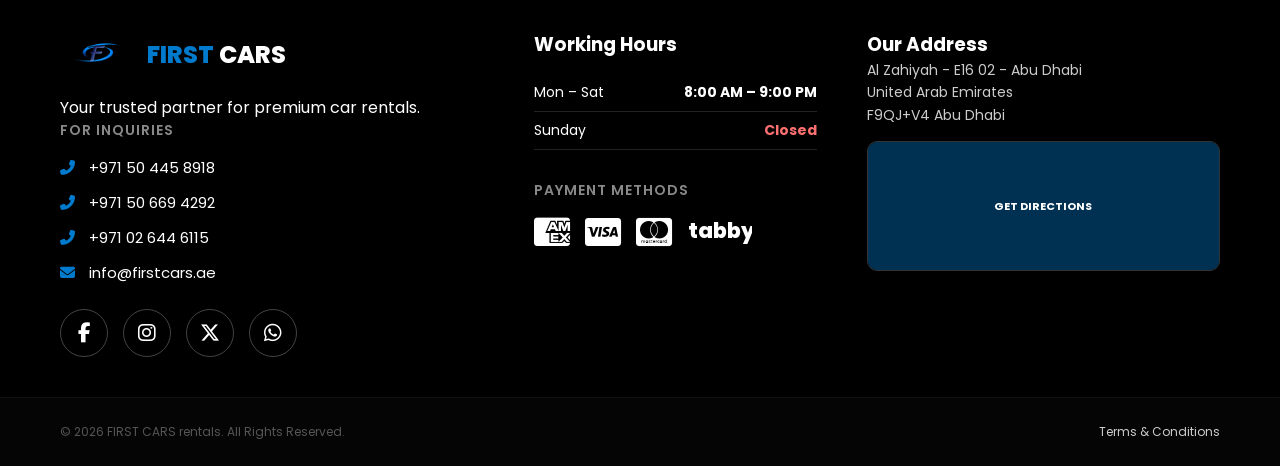
<file: first car/Mitsubishi-Outlander.html>
<!DOCTYPE html>
<html lang="en">
<head>
    <meta charset="UTF-8">
    <meta name="viewport" content="width=device-width, initial-scale=1.0">
    <title>Rent Mitsubishi Outlander | First Cars Rentals Abu Dhabi</title>
    
    <link rel="stylesheet" href="FirstCars.css">
    
    <link rel="preconnect" href="https://fonts.googleapis.com">
    <link rel="preconnect" href="https://fonts.gstatic.com" crossorigin>
    <link href="https://fonts.googleapis.com/css2?family=Poppins:wght@300;400;500;600;700;800;900&display=swap" rel="stylesheet">
    <link rel="stylesheet" href="https://cdnjs.cloudflare.com/ajax/libs/font-awesome/6.4.2/css/all.min.css">

    <style>
        /* =========================================
           CAR BOOKING PAGE SPECIFIC STYLES
           ========================================= */
        
        .booking-page-main {
            padding: 60px 0 80px 0;
            background-color: #f4f7f9;
        }

        .car-page-wrapper { 
            background: #fff; 
            padding: 40px; 
            border-radius: 20px; 
            box-shadow: 0 10px 30px rgba(0,0,0,0.05); 
            display: flex; 
            flex-wrap: wrap; 
            gap: 50px; 
        }
        
        .car-details { flex: 1.2; min-width: 320px; }
        .main-image { width: 100%; height: auto; border-radius: 12px; margin-bottom: 20px; object-fit: cover; box-shadow: 0 4px 15px rgba(0,0,0,0.05); }
        .rental-meta { font-size: 14px; color: #28a745; margin-bottom: 5px; display: flex; align-items: center; gap: 8px; font-weight: 600; }
        .car-title { font-size: 32px; font-weight: 800; margin: 10px 0; color: #1e293b; }
        
        .specs-row { display: flex; flex-wrap: wrap; gap: 10px; margin-bottom: 20px; }
        .badge-spec { border: 1px solid #e2e8f0; padding: 6px 16px; border-radius: 20px; font-size: 13px; color: #64748b; background: #f8fafc; font-weight: 500;}
        .engine-badge { display: inline-block; border: 1.5px solid rgb(0, 122, 204); padding: 6px 18px; border-radius: 20px; font-size: 14px; margin-bottom: 30px; color: rgb(0, 122, 204); font-weight: 700; background: #e0f2fe; }
        
        .section-label { font-size: 18px; font-weight: 700; margin-bottom: 15px; color: #1e293b; }
        .features-grid { display: flex; flex-wrap: wrap; gap: 10px; margin-bottom: 40px; }
        .feature-item { background: #f1f5f9; padding: 8px 16px; border-radius: 8px; font-size: 14px; color: #475569; font-weight: 500; }
        
        .pricing-table { width: 100%; border-collapse: collapse; margin-bottom: 15px; }
        .pricing-table th { text-align: left; font-size: 14px; color: #94a3b8; font-weight: 600; padding-bottom: 12px; border-bottom: 2px solid #f1f5f9; }
        .pricing-table td { padding: 15px 0; border-bottom: 1px solid #f1f5f9; font-size: 15px; font-weight: 500; color: #334155; }
        .pricing-table td:nth-child(2) { color: rgb(0, 122, 204); font-weight: 700; }

        /* Additional Info Box for VAT & Mileage */
        .pricing-info-box {
            background: #f8fafc;
            border-left: 4px solid #f97316;
            padding: 15px 20px;
            border-radius: 0 10px 10px 0;
            margin-bottom: 40px;
            font-size: 13px;
            color: #64748b;
            line-height: 1.6;
        }

        .pricing-info-box i {
            color: #f97316;
            margin-right: 6px;
        }

        .btn-inquiry { 
            width: 100%; 
            padding: 16px; 
            border-radius: 40px; 
            font-weight: 700; 
            cursor: pointer; 
            text-align: center; 
            border: none; 
            font-size: 16px; 
            display: flex; 
            align-items: center; 
            justify-content: center; 
            gap: 10px; 
            transition: all 0.3s ease; 
            background: #e2e8f0; 
            color: #475569; 
            max-width: 320px; 
        }
        .btn-inquiry:hover { background: #cbd5e1; transform: translateY(-2px); color: #1e293b; }

        /* Booking Form Styling */
        .booking-form { flex: 1; min-width: 320px; border: 1px solid #e2e8f0; border-radius: 20px; padding: 35px; background: #ffffff; height: fit-content; box-shadow: 0 4px 20px rgba(0,0,0,0.03); }
        .form-header { font-size: 22px; font-weight: 800; margin-bottom: 30px; color: #1e293b; }
        
        .form-group { margin-bottom: 22px; }
        .form-group label { display: block; font-size: 14px; color: #64748b; margin-bottom: 8px; font-weight: 500; }
        .form-row { display: flex; gap: 15px; }
        .form-row .form-group { flex: 1; }
        
        select, input { width: 100%; padding: 14px; border: 1px solid #cbd5e1; border-radius: 10px; font-size: 15px; background: #f8fafc; outline: none; font-family: 'Poppins', sans-serif; color: #334155; transition: border-color 0.3s; }
        select:focus, input:focus { border-color: rgb(0, 122, 204); background: #ffffff; }
        input[type="date"], input[type="time"] { text-transform: uppercase; }
        
        .phone-input-wrap { display: flex; gap: 10px; }
        .phone-input-wrap select { width: 110px; }

        .checkbox-wrap { display: flex; align-items: center; gap: 10px; font-size: 14px; color: #475569; margin: 20px 0; cursor: pointer; font-weight: 500; }
        .checkbox-wrap input { width: 18px; height: 18px; margin: 0; cursor: pointer; accent-color: rgb(0, 122, 204); }

        #drop-off-loc-container { display: none; margin-bottom: 20px; }
        .divider { height: 1px; background: #e2e8f0; margin: 25px 0; }

        .btn-book-now { 
            width: 100%; 
            padding: 16px; 
            border-radius: 40px; 
            font-weight: 700; 
            cursor: pointer; 
            border: none; 
            font-size: 16px; 
            display: flex; 
            align-items: center; 
            justify-content: center; 
            gap: 10px; 
            background: #f97316; 
            color: #fff; 
            margin-top: 10px; 
            transition: all 0.3s ease; 
        }
        .btn-book-now:hover { background: #ea580c; transform: translateY(-2px); box-shadow: 0 10px 20px rgba(249, 115, 22, 0.25); }

        /* Override global hamburger position for standard pages */
        .hamburger-page {
            display: none;
            font-size: 26px;
            color: white;
            cursor: pointer;
            margin-right: 20px;
        }

        /* Payment Icons & Tabby specific styling */
        .payment-icons-original { 
            display: flex; 
            gap: 15px; 
            align-items: center; 
            font-size: 32px; 
            color: #ffffff; 
            margin-top: 10px; 
        }
        .tabby-svg-icon {
            height: 24px; 
            width: 65px;
            display: inline-block;
            color: #ffffff; 
        }

        @media (max-width: 900px) {
            .car-page-wrapper { flex-direction: column; padding: 25px; gap: 40px; }
            .car-details, .booking-form { min-width: 100%; }
            .btn-inquiry { max-width: 100%; }
            .form-row { flex-direction: column; gap: 0; }
            .hamburger-page { display: block; }
            .header-nav { display: none !important; }
            .header-container { flex-direction: row; justify-content: space-between; }
            .header-left { display: flex; align-items: center; }
        }
    </style>
</head>
<body>

<a href="https://wa.me/+971506694292" class="whatsapp-float" target="_blank">
    <i class="fab fa-whatsapp"></i>
</a>

<div class="mobile-overlay" id="mobileOverlay"></div>
<div class="mobile-sidebar" id="mobileSidebar">
    <div class="close-btn" id="closeSidebar"><i class="fas fa-times"></i></div>
    <nav class="mobile-nav-links">
        <a href="index.html#vehicles">Vehicles</a>
        <a href="aboutus.html">About Us</a>
        <a href="help.html">Help</a>
        <a href="terms.html" style="font-size: 1rem; color: #cbd5e1; border-bottom: none; margin-top: 10px;">Terms & Conditions</a>
    </nav>
</div>

<header class="Firstcars-header">    
    <div class="container header-container">
        <div class="header-left" style="display: flex; align-items: center;">
            <div class="hamburger-page" id="hamburgerMenu">
                <i class="fas fa-bars"></i>
            </div>
            <a href="index.html" class="logo-container">
                <img src="first cars rentals logo.png" alt="First Car Rentals" class="header-logo">
            </a>
        </div>

        <nav class="header-nav">
            <a href="index.html#vehicles">Vehicles</a>
            <a href="aboutus.html">About Us</a>
            <a href="help.html">Help</a>
        </nav>
        
        <div class="header-right">
            <a href="tel:+971504458918" class="call-btn"><i class="fas fa-phone-alt"></i> CALL US</a>
        </div>
    </div>
</header>

<main class="booking-page-main">
    <div class="container">
        <div class="car-page-wrapper">
            
            <div class="car-details">
                <img src="outlander.png" alt="Mitsubishi Outlander" class="main-image">
                
                <div class="rental-meta">
                    <i class="fas fa-check-circle"></i> Full Insurance Included
                </div>

                <h1 class="car-title">Mitsubishi Outlander</h1>

                <div class="specs-row">
                    <span class="badge-spec">7 SEATER SUV</span>
                    <span class="badge-spec">2025</span>
                    <span class="badge-spec">Automatic</span>
                    <span class="badge-spec">7 seats</span>
                    <span class="badge-spec">5 doors</span>
                </div>

                <div class="engine-badge">2.5L Petrol Engine</div>

                <div class="section-label">Car Features</div>
                <div class="features-grid">
                    <div class="feature-item">Bluetooth</div>
                    <div class="feature-item">Apple CarPlay</div>
                    <div class="feature-item">Leather Interior</div>
                    <div class="feature-item">Panoramic Roof</div>
                    <div class="feature-item">Reverse Camera</div>
                    <div class="feature-item">Smart Tailgate</div>
                </div>

                <table class="pricing-table">
                    <thead>
                        <tr>
                            <th>Rental Period</th>
                            <th>Rate</th>
                            <th>Mileage</th>
                        </tr>
                    </thead>
                    <tbody>
                        <tr><td>Day-basis</td><td>AED 199</td><td>250 KM</td></tr>
                        <tr><td>Week-basis</td><td>AED 1250</td><td>1500 KM</td></tr>
                        <tr><td>Month-basis</td><td>AED 3899</td><td>4500 KM</td></tr>
                    </tbody>
                </table>

                <div class="pricing-info-box">
                    <div><i class="fas fa-info-circle"></i> All rates are subject to <strong>5% UAE VAT</strong>.</div>
                    <div style="margin-top: 5px;"><i class="fas fa-tachometer-alt"></i> Additional mileage is charged at <strong>AED 1 per Extra KM</strong>.</div>
                </div>

                <button class="btn-inquiry" onclick="sendInquiry()">
                    <i class="fab fa-whatsapp"></i> Is Outlander Available?
                </button>
            </div>

            <div class="booking-form">
                <div class="form-header">Booking Request Form</div>
                
                <form id="rentalForm">
                    <div class="form-group">
                        <label>User Type</label>
                        <select id="user-type" required>
                            <option value="">Select Type</option>
                            <option>UAE Resident</option>
                            <option>Tourist</option>
                            <option>UAE Citizen</option>
                        </select>
                    </div>

                    <div class="form-group">
                        <label>Full Name</label>
                        <input type="text" id="full-name" placeholder="Enter Full Name" required>
                    </div>

                    <div class="form-group">
                        <label>Mobile Number</label>
                        <div class="phone-input-wrap">
                            <select id="country-code" required>
                                <option>+971</option>
                                <option>+966</option>
                                <option>+968</option>
                                <option>+974</option>
                                <option>+44</option>
                                <option>+1</option>
                            </select>
                            <input type="tel" id="phone" placeholder="5X XXX XXXX" required>
                        </div>
                    </div>

                    <div class="form-group">
                        <label>Pick-up Location</label>
                        <input list="abudhabi-places" id="pickup-loc" placeholder="Airport, Hotel, Branch, etc." required>
                        <datalist id="abudhabi-places">
                            <option value="First Cars - Al Zahiyah Branch">
                            <option value="Abu Dhabi International Airport (AUH)">
                            <option value="Dubai International Airport (DXB)">
                            <option value="Yas Island / Yas Mall">
                            <option value="Saadiyat Island">
                            <option value="Abu Dhabi Downtown / Corniche">
                            <option value="Mussafah">
                            <option value="Khalifa City">
                        </datalist>
                    </div>

                    <div class="form-row">
                        <div class="form-group">
                            <label>Pick-up Date</label>
                            <input type="date" id="pickup-date" required>
                        </div>
                        <div class="form-group">
                            <label>Pick-up Time</label>
                            <input type="time" id="pickup-time" required>
                        </div>
                    </div>

                    <div class="divider"></div>

                    <div class="form-row">
                        <div class="form-group">
                            <label>Drop-off Date</label>
                            <input type="date" id="drop-date" required>
                        </div>
                        <div class="form-group">
                            <label>Drop-off Time</label>
                            <input type="time" id="drop-time" required>
                        </div>
                    </div>

                    <div class="checkbox-wrap" style="margin-bottom: 5px;">
                        <input type="checkbox" id="diff-loc-check">
                        <label for="diff-loc-check">Different drop-off location?</label>
                    </div>

                    <div id="drop-off-loc-container" style="margin-top: 15px;">
                        <div class="form-group">
                            <label>Drop-off Location</label>
                            <input list="abudhabi-places" id="drop-loc" placeholder="Specify drop-off point">
                        </div>
                    </div>

                    <div class="checkbox-wrap" style="margin-top: 15px; margin-bottom: 20px;">
                        <input type="checkbox" id="agree-terms" required>
                        <label for="agree-terms">I agree to the <a href="terms.html" target="_blank" style="color: rgb(0, 122, 204); text-decoration: underline;">Terms and Conditions</a></label>
                    </div>

                    <button type="submit" class="btn-book-now">
                        <i class="fas fa-check"></i> Book Now
                    </button>
                </form>
            </div>
            
        </div>
    </div>
</main>

<footer class="footer">
    <div class="container footer-grid">
        <div class="footer-col brand-col">
            <div class="footer-logo-row">
                <img src="first cars rentals logo.png" alt="First Cars Logo" class="footer-logo-img">
                <div class="footer-brand">FIRST <span>CARS</span></div>
            </div>
            <p>Your trusted partner for premium car rentals.</p>
            
            <div class="footer-section-title">For Inquiries</div>
            <div class="footer-contacts">
                <a href="tel:+971504458918" class="contact-link"><i class="fas fa-phone-alt"></i> +971 50 445 8918</a>
                <a href="tel:+971506694292" class="contact-link"><i class="fas fa-phone-alt"></i> +971 50 669 4292</a>
                <a href="tel:+971026446115" class="contact-link"><i class="fas fa-phone-alt"></i> +971 02 644 6115</a>
                <a href="mailto:info@firstcars.ae" class="contact-link"><i class="fas fa-envelope"></i> info@firstcars.ae</a>
            </div>

            <div class="social-links">
                <a href="#" class="social-btn"><i class="fab fa-facebook-f"></i></a>
                <a href="#" class="social-btn"><i class="fab fa-instagram"></i></a>
                <a href="#" class="social-btn"><i class="fa-brands fa-x-twitter"></i></a>
                <a href="https://wa.me/+971506694292" class="social-btn"><i class="fab fa-whatsapp"></i></a>
            </div>
        </div>

        <div class="footer-col">
            <h3>Working Hours</h3>
            <ul class="timing-list">
                <li><span>Mon – Sat</span> <strong>8:00 AM – 9:00 PM</strong></li>
                <li><span>Sunday</span> <strong class="closed">Closed</strong></li>
            </ul>

            <div class="payment-section">
                <div class="footer-section-title">Payment methods</div>
                <div class="payment-icons-original">
                    <i class="fab fa-cc-amex" title="American Express"></i>
                    <i class="fab fa-cc-visa" title="Visa"></i>
                    <i class="fab fa-cc-mastercard" title="Mastercard"></i>
                    <svg class="tabby-svg-icon" viewBox="0 0 85 32" xmlns="http://www.w3.org/2000/svg" title="Tabby">
                        <text x="0" y="24" font-family="'Poppins', sans-serif" font-weight="800" font-size="28" fill="currentColor">tabby</text>
                    </svg>
                </div>
            </div>
        </div>

        <div class="footer-col map-col">
            <h3>Our Address</h3>
            <p class="address-text">
                Al Zahiyah - E16 02 - Abu Dhabi<br>
                United Arab Emirates<br>
                F9QJ+V4 Abu Dhabi
            </p>
            <a href="https://www.google.com/maps?q=Al+Zahiyah+Abu+Dhabi" target="_blank" class="footer-map-link">
                <div class="map-rectangle">
                    <iframe src="https://www.google.com/maps/embed?pb=!1m18!1m12!1m3!1d3630.5!2d54.3!3d24.4!2m3!1f0!2f0!3f0!3m2!1i1024!2i768!4f13.1!3m3!1m2!1s0x0%3A0x0!2zMjTCsDI0JzAwLjAiTiA1NMKwMTgnMDAuMCJF!5e0!3m2!1sen!2sae!4v123456789" width="100%" height="130" style="border:0;" allowfullscreen="" loading="lazy"></iframe>
                    <div class="map-overlay">GET DIRECTIONS</div>
                </div>
            </a>
        </div>
    </div>
    
    <div class="footer-bottom">
        <div class="container" style="display: flex; justify-content: space-between; align-items: center; flex-wrap: wrap; gap: 10px;">
            <div>© 2026 FIRST CARS rentals. All Rights Reserved.</div>
            <div>
                <a href="terms.html" style="color: #ccc; text-decoration: none; transition: 0.3s;" onmouseover="this.style.color='#007acc'" onmouseout="this.style.color='#ccc'">Terms & Conditions</a>
            </div>
        </div>
    </div>
</footer>

<script>
    // --- Mobile Sidebar Logic ---
    const hamburgerMenu = document.getElementById('hamburgerMenu');
    const mobileSidebar = document.getElementById('mobileSidebar');
    const closeSidebar = document.getElementById('closeSidebar');
    const mobileOverlay = document.getElementById('mobileOverlay');

    function openSidebar() {
        if(mobileSidebar) mobileSidebar.classList.add('active');
        if(mobileOverlay) mobileOverlay.classList.add('active');
    }

    function closeSidebarMenu() {
        if(mobileSidebar) mobileSidebar.classList.remove('active');
        if(mobileOverlay) mobileOverlay.classList.remove('active');
    }

    if(hamburgerMenu) hamburgerMenu.addEventListener('click', openSidebar);
    if(closeSidebar) closeSidebar.addEventListener('click', closeSidebarMenu);
    if(mobileOverlay) mobileOverlay.addEventListener('click', closeSidebarMenu);

    // --- Booking Form Logic ---
    const whatsappNum = "+971506694292"; 
    const checkbox = document.getElementById('diff-loc-check');
    const dropOffLocContainer = document.getElementById('drop-off-loc-container');
    const dropLocInput = document.getElementById('drop-loc');
    const pickupLocInput = document.getElementById('pickup-loc');

    checkbox.addEventListener('change', function() {
        if (this.checked) {
            dropOffLocContainer.style.display = 'block';
            dropLocInput.required = true;
        } else {
            dropOffLocContainer.style.display = 'none';
            dropLocInput.required = false;
        }
    });

    function sendInquiry() {
        const msg = encodeURIComponent("Hello, is the Mitsubishi Outlander 7-seater 2025 available for rent?");
        window.open(`https://wa.me/${whatsappNum}?text=${msg}`, '_blank');
    }

    window.onload = function() {
        const today = new Date().toISOString().split('T')[0];
        document.querySelectorAll('input[type="date"]').forEach(el => el.value = today);
    };

    document.getElementById('rentalForm').addEventListener('submit', function(e) {
        e.preventDefault();

        const name = document.getElementById('full-name').value;
        const phone = document.getElementById('country-code').value + " " + document.getElementById('phone').value;
        const pLoc = pickupLocInput.value;
        const pDate = document.getElementById('pickup-date').value;
        const pTime = document.getElementById('pickup-time').value;
        const dDate = document.getElementById('drop-date').value;
        const dTime = document.getElementById('drop-time').value;
        
        const dLoc = checkbox.checked ? dropLocInput.value : pLoc;

        let receipt = `*🚗 NEW RENTAL BOOKING*\n`;
        receipt += `--------------------------\n`;
        receipt += `*Car:* Mitsubishi Outlander 2025\n`;
        receipt += `*Customer:* ${name}\n`;
        receipt += `*Contact:* ${phone}\n\n`;
        
        receipt += `*📍 PICK-UP*\n`;
        receipt += `*Location:* ${pLoc}\n`;
        receipt += `*Date/Time:* ${pDate} at ${pTime}\n\n`;

        receipt += `*🏁 DROP-OFF*\n`;
        receipt += `*Location:* ${dLoc}\n`;
        receipt += `*Date/Time:* ${dDate} at ${dTime}\n`;
        
        if (!checkbox.checked) {
            receipt += `_(Same as Pick-up)_\n`;
        }

        receipt += `--------------------------`;

        window.open(`https://wa.me/${whatsappNum}?text=${encodeURIComponent(receipt)}`, '_blank');
    });
</script>

</body>
</html>
</file>
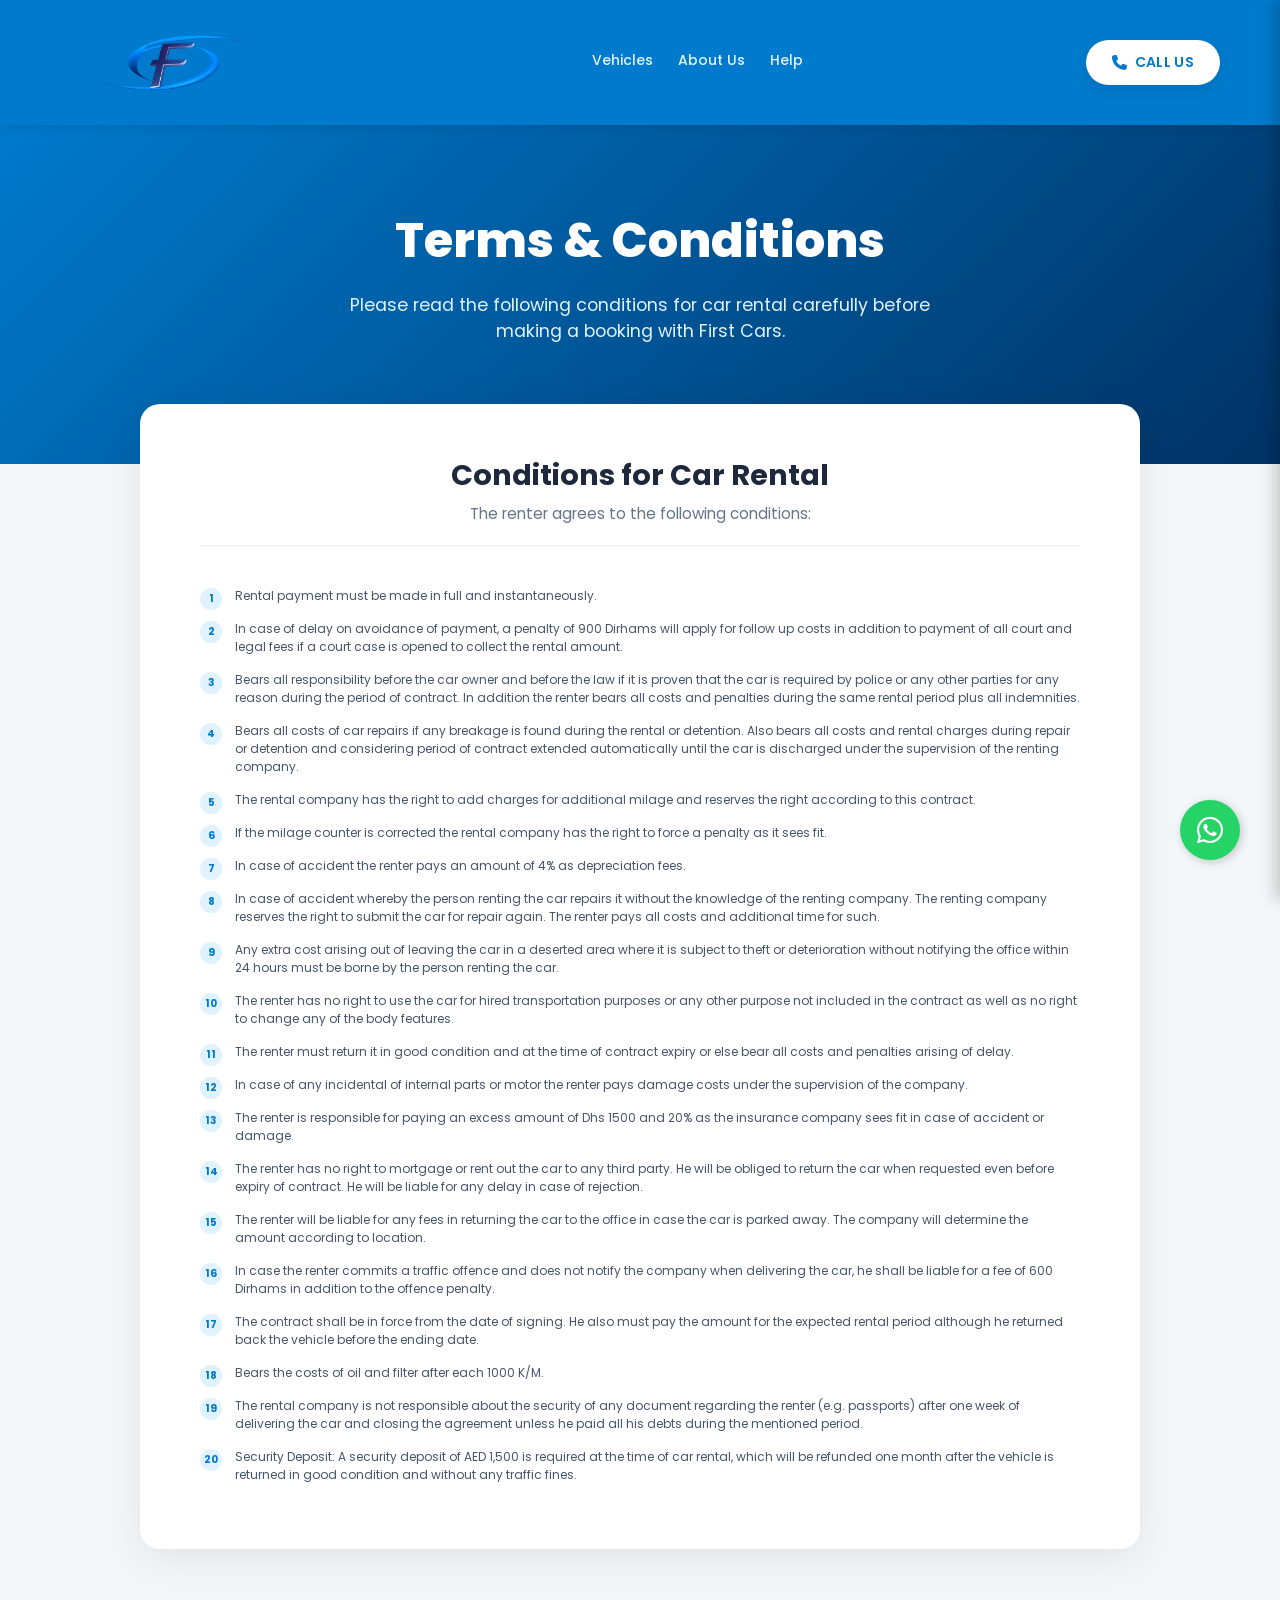
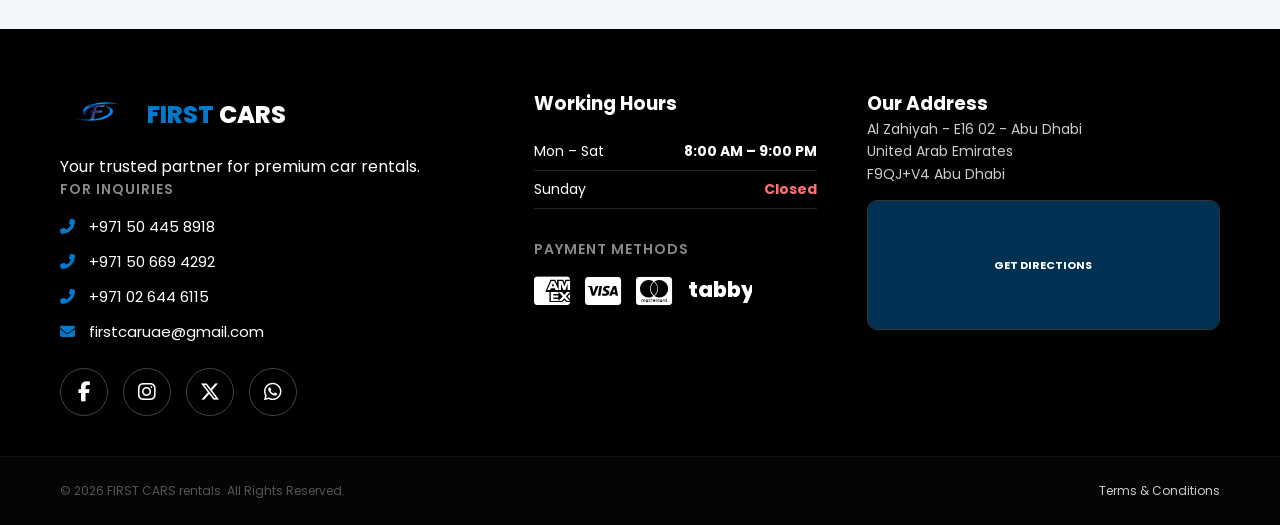
<file: first car/terms.html>
<!DOCTYPE html>
<html lang="en">
<head>
    <meta charset="UTF-8">
    <meta name="viewport" content="width=device-width, initial-scale=1.0">
    <title>Terms and Conditions | First Cars Rentals Abu Dhabi</title>
    
    <link rel="stylesheet" href="FirstCars.css">
    
    <link rel="preconnect" href="https://fonts.googleapis.com">
    <link rel="preconnect" href="https://fonts.gstatic.com" crossorigin>
    <link href="https://fonts.googleapis.com/css2?family=Poppins:wght@300;400;500;600;700;800;900&display=swap" rel="stylesheet">
    <link rel="stylesheet" href="https://cdnjs.cloudflare.com/ajax/libs/font-awesome/6.4.2/css/all.min.css">

    <style>
        /* =========================================
           TERMS & CONDITIONS PAGE SPECIFIC STYLES
           ========================================= */
        
        body {
            background-color: #f4f7f9;
        }

        /* --- Mobile Navigation (Hamburger Menu) --- */
        .hamburger-page {
            display: none;
            font-size: 26px;
            color: white;
            cursor: pointer;
            margin-right: 20px;
        }

        .header-actions {
            display: flex;
            align-items: center;
        }

        .mobile-overlay {
            position: fixed;
            top: 0; left: 0; width: 100%; height: 100%;
            background: rgba(0, 0, 0, 0.6);
            z-index: 1999;
            opacity: 0;
            visibility: hidden;
            transition: all 0.3s ease;
        }

        .mobile-overlay.active {
            opacity: 1;
            visibility: visible;
        }

        .mobile-sidebar {
            position: fixed;
            top: 0;
            right: -280px; 
            width: 280px;
            height: 100vh;
            background: rgb(0, 122, 204);
            z-index: 2000;
            box-shadow: -5px 0 15px rgba(0,0,0,0.2);
            transition: right 0.3s ease;
            display: flex;
            flex-direction: column;
            padding: 30px 20px;
            box-sizing: border-box;
        }

        .mobile-sidebar.active {
            right: 0; 
        }

        .mobile-sidebar .close-btn {
            align-self: flex-end;
            font-size: 28px;
            color: white;
            cursor: pointer;
            margin-bottom: 40px;
        }

        .mobile-nav-links {
            display: flex;
            flex-direction: column;
            gap: 20px;
        }

        .mobile-nav-links a {
            color: white;
            text-decoration: none;
            font-size: 1.2rem;
            font-weight: 500;
            padding-bottom: 12px;
            border-bottom: 1px solid rgba(255, 255, 255, 0.1);
            transition: color 0.3s;
        }

        .mobile-nav-links a:hover {
            color: #f97316;
        }

        /* --- Terms Hero Section --- */
        .terms-hero {
            background: linear-gradient(135deg, rgba(0, 122, 204, 1) 0%, rgba(0, 50, 100, 1) 100%);
            padding: 80px 20px 120px 20px; 
            text-align: center;
            color: white;
        }

        .terms-hero h1 {
            font-size: 3rem;
            font-weight: 800;
            margin: 0 0 15px 0;
        }

        .terms-hero p {
            font-size: 1.1rem;
            color: #e0f2fe;
            max-width: 600px;
            margin: 0 auto;
        }

        /* --- Terms Content Wrapper --- */
        .terms-wrapper {
            background: #ffffff;
            border-radius: 20px;
            padding: 50px 60px;
            box-shadow: 0 10px 40px rgba(0,0,0,0.08);
            max-width: 1000px;
            margin: -60px auto 80px auto; 
            position: relative;
            z-index: 10;
        }

        .terms-header {
            text-align: center;
            margin-bottom: 40px;
            padding-bottom: 20px;
            border-bottom: 2px solid #f1f5f9;
        }

        .terms-header h2 {
            color: #1e293b;
            font-size: 1.8rem;
            font-weight: 700;
        }

        .terms-header p {
            color: #64748b;
            font-size: 0.95rem;
            margin-top: 5px;
        }

        /* --- The List Styles (Modified for Legal "Fine Print" Look) --- */
        .terms-list {
            list-style: none;
            padding: 0;
            margin: 0;
            counter-reset: terms-counter;
        }

        .terms-list li {
            position: relative;
            padding-left: 35px;
            margin-bottom: 15px; /* Tighter spacing */
            font-size: 0.75rem; /* Very small "fine print" font size */
            line-height: 1.5;
            color: #475569;
        }

        .terms-list li::before {
            counter-increment: terms-counter;
            content: counter(terms-counter);
            position: absolute;
            left: 0;
            top: 1px;
            width: 22px; /* Small circle */
            height: 22px;
            background: #e0f2fe;
            color: rgb(0, 122, 204);
            border-radius: 50%;
            display: flex;
            align-items: center;
            justify-content: center;
            font-weight: 700;
            font-size: 0.65rem; /* Small numbering */
        }

        .terms-list li strong {
            color: #1e293b;
            font-weight: 600;
        }

        /* Payment Icons & Tabby specific styling */
        .payment-icons-original { 
            display: flex; 
            gap: 15px; 
            align-items: center; 
            font-size: 32px; 
            color: #ffffff; 
            margin-top: 10px; 
        }
        .tabby-svg-icon {
            height: 24px; 
            width: 65px;
            display: inline-block;
            color: #ffffff; 
        }

        /* --- Responsive Adaptations --- */
        @media (max-width: 900px) {
            .header-nav { display: none !important; }
            .hamburger-page { display: block; }
            .header-container { flex-direction: row; justify-content: space-between; align-items: center; }
            .header-left { display: flex; align-items: center; }
            
            .terms-hero { padding: 60px 20px 100px 20px; }
            .terms-hero h1 { font-size: 2.2rem; }
            .terms-wrapper { padding: 30px 20px; margin: -40px 15px 60px 15px; }
            .terms-list li { padding-left: 30px; font-size: 0.7rem; margin-bottom: 12px; }
            .terms-list li::before { width: 18px; height: 18px; font-size: 0.6rem; top: 0; }
        }
    </style>
</head>
<body>

<a href="https://wa.me/971504458918" class="whatsapp-float" target="_blank">
    <i class="fab fa-whatsapp"></i>
</a>

<div class="mobile-overlay" id="mobileOverlay"></div>
<div class="mobile-sidebar" id="mobileSidebar">
    <div class="close-btn" id="closeSidebar"><i class="fas fa-times"></i></div>
    <nav class="mobile-nav-links">
        <a href="index.html#vehicles" onclick="closeSidebarMenu()">Vehicles</a>
        <a href="aboutus.html" onclick="closeSidebarMenu()">About Us</a>
        <a href="help.html" onclick="closeSidebarMenu()">Help</a>
        <a href="terms.html" onclick="closeSidebarMenu()" style="font-size: 1rem; color: #cbd5e1; border-bottom: none; margin-top: 10px;">Terms & Conditions</a>
    </nav>
</div>

<header class="Firstcars-header">    
    <div class="container header-container">
        <div class="header-left" style="display: flex; align-items: center;">
            <div class="hamburger-page" id="hamburgerMenu">
                <i class="fas fa-bars"></i>
            </div>
            <a href="index.html" class="logo-container">
                <img src="first cars rentals logo.png" alt="First Car Rentals" class="header-logo">
            </a>
        </div>
        <nav class="header-nav">
            <a href="index.html#vehicles">Vehicles</a>
            <a href="aboutus.html">About Us</a>
            <a href="help.html">Help</a>
        </nav>
        <div class="header-actions">
            <div class="header-right">
                <a href="tel:+971504458918" class="call-btn"><i class="fas fa-phone-alt"></i> CALL US</a>
            </div>
        </div>
    </div>
</header>

<main>
    <section class="terms-hero">
        <div class="container">
            <h1>Terms & Conditions</h1>
            <p>Please read the following conditions for car rental carefully before making a booking with First Cars.</p>
        </div>
    </section>

    <div class="container">
        <div class="terms-wrapper">
            <div class="terms-header">
                <h2>Conditions for Car Rental</h2>
                <p>The renter agrees to the following conditions:</p>
            </div>

            <ol class="terms-list">
                <li>Rental payment must be made in full and instantaneously.</li>
                <li>In case of delay on avoidance of payment, a penalty of 900 Dirhams will apply for follow up costs in addition to payment of all court and legal fees if a court case is opened to collect the rental amount.</li>
                <li>Bears all responsibility before the car owner and before the law if it is proven that the car is required by police or any other parties for any reason during the period of contract. In addition the renter bears all costs and penalties during the same rental period plus all indemnities.</li>
                <li>Bears all costs of car repairs if any breakage is found during the rental or detention. Also bears all costs and rental charges during repair or detention and considering period of contract extended automatically until the car is discharged under the supervision of the renting company.</li>
                <li>The rental company has the right to add charges for additional milage and reserves the right according to this contract.</li>
                <li>If the milage counter is corrected the rental company has the right to force a penalty as it sees fit.</li>
                <li>In case of accident the renter pays an amount of 4% as depreciation fees.</li>
                <li>In case of accident whereby the person renting the car repairs it without the knowledge of the renting company. The renting company reserves the right to submit the car for repair again. The renter pays all costs and additional time for such.</li>
                <li>Any extra cost arising out of leaving the car in a deserted area where it is subject to theft or deterioration without notifying the office within 24 hours must be borne by the person renting the car.</li>
                <li>The renter has no right to use the car for hired transportation purposes or any other purpose not included in the contract as well as no right to change any of the body features.</li>
                <li>The renter must return it in good condition and at the time of contract expiry or else bear all costs and penalties arising of delay.</li>
                <li>In case of any incidental of internal parts or motor the renter pays damage costs under the supervision of the company.</li>
                <li>The renter is responsible for paying an excess amount of Dhs 1500 and 20% as the insurance company sees fit in case of accident or damage.</li>
                <li>The renter has no right to mortgage or rent out the car to any third party. He will be obliged to return the car when requested even before expiry of contract. He will be liable for any delay in case of rejection.</li>
                <li>The renter will be liable for any fees in returning the car to the office in case the car is parked away. The company will determine the amount according to location.</li>
                <li>In case the renter commits a traffic offence and does not notify the company when delivering the car, he shall be liable for a fee of 600 Dirhams in addition to the offence penalty.</li>
                <li>The contract shall be in force from the date of signing. He also must pay the amount for the expected rental period although he returned back the vehicle before the ending date.</li>
                <li>Bears the costs of oil and filter after each 1000 K/M.</li>
                <li>The rental company is not responsible about the security of any document regarding the renter (e.g. passports) after one week of delivering the car and closing the agreement unless he paid all his debts during the mentioned period.</li>
                <li>Security Deposit: A security deposit of AED 1,500 is required at the time of car rental, which will be refunded one month after the vehicle is returned in good condition and without any traffic fines.</li>
            </ol>
        </div>
    </div>
</main>

<footer class="footer">
    <div class="container footer-grid">
        <div class="footer-col brand-col">
            <div class="footer-logo-row">
                <img src="first cars rentals logo.png" alt="First Cars Logo" class="footer-logo-img">
                <div class="footer-brand">FIRST <span>CARS</span></div>
            </div>
            <p>Your trusted partner for premium car rentals.</p>
            
            <div class="footer-section-title">For Inquiries</div>
            <div class="footer-contacts">
                <a href="tel:+971504458918" class="contact-link"><i class="fas fa-phone-alt"></i> +971 50 445 8918</a>
                <a href="tel:+971506694292" class="contact-link"><i class="fas fa-phone-alt"></i> +971 50 669 4292</a>
                <a href="tel:+971026446115" class="contact-link"><i class="fas fa-phone-alt"></i> +971 02 644 6115</a>
                <a href="mailto:firstcaruae@gmail.com" class="contact-link"><i class="fas fa-envelope"></i> firstcaruae@gmail.com</a>
            </div>

            <div class="social-links">
                <a href="#" class="social-btn"><i class="fab fa-facebook-f"></i></a>
                <a href="#" class="social-btn"><i class="fab fa-instagram"></i></a>
                <a href="#" class="social-btn"><i class="fa-brands fa-x-twitter"></i></a>
                <a href="https://wa.me/971504458918" class="social-btn"><i class="fab fa-whatsapp"></i></a>
            </div>
        </div>

        <div class="footer-col">
            <h3>Working Hours</h3>
            <ul class="timing-list">
                <li><span>Mon – Sat</span> <strong>8:00 AM – 9:00 PM</strong></li>
                <li><span>Sunday</span> <strong class="closed">Closed</strong></li>
            </ul>

            <div class="payment-section">
                <div class="footer-section-title">Payment methods</div>
                <div class="payment-icons-original">
                    <i class="fab fa-cc-amex" title="American Express"></i>
                    <i class="fab fa-cc-visa" title="Visa"></i>
                    <i class="fab fa-cc-mastercard" title="Mastercard"></i>
                    <svg class="tabby-svg-icon" viewBox="0 0 85 32" xmlns="http://www.w3.org/2000/svg" title="Tabby">
                        <text x="0" y="24" font-family="'Poppins', sans-serif" font-weight="800" font-size="28" fill="currentColor">tabby</text>
                    </svg>
                </div>
            </div>
        </div>

        <div class="footer-col map-col">
            <h3>Our Address</h3>
            <p class="address-text">
                Al Zahiyah - E16 02 - Abu Dhabi<br>
                United Arab Emirates<br>
                F9QJ+V4 Abu Dhabi
            </p>
            <a href="https://www.google.com/maps?q=Al+Zahiyah+Abu+Dhabi" target="_blank" class="footer-map-link">
                <div class="map-rectangle">
                    <iframe src="https://www.google.com/maps/embed?pb=!1m18!1m12!1m3!1d3630.5!2d54.3!3d24.4!2m3!1f0!2f0!3f0!3m2!1i1024!2i768!4f13.1!3m3!1m2!1s0x0%3A0x0!2zMjTCsDI0JzAwLjAiTiA1NMKwMTgnMDAuMCJF!5e0!3m2!1sen!2sae!4v123456789" width="100%" height="130" style="border:0;" allowfullscreen="" loading="lazy"></iframe>
                    <div class="map-overlay">GET DIRECTIONS</div>
                </div>
            </a>
        </div>
    </div>
    
    <div class="footer-bottom">
        <div class="container" style="display: flex; justify-content: space-between; align-items: center; flex-wrap: wrap; gap: 10px;">
            <div>© 2026 FIRST CARS rentals. All Rights Reserved.</div>
            <div>
                <a href="terms.html" style="color: #ccc; text-decoration: none; transition: 0.3s;" onmouseover="this.style.color='#007acc'" onmouseout="this.style.color='#ccc'">Terms & Conditions</a>
            </div>
        </div>
    </div>
</footer>

<script>
    const hamburgerMenu = document.getElementById('hamburgerMenu');
    const mobileSidebar = document.getElementById('mobileSidebar');
    const closeSidebar = document.getElementById('closeSidebar');
    const mobileOverlay = document.getElementById('mobileOverlay');

    function openSidebar() {
        if(mobileSidebar) mobileSidebar.classList.add('active');
        if(mobileOverlay) mobileOverlay.classList.add('active');
    }

    function closeSidebarMenu() {
        if(mobileSidebar) mobileSidebar.classList.remove('active');
        if(mobileOverlay) mobileOverlay.classList.remove('active');
    }

    if(hamburgerMenu) hamburgerMenu.addEventListener('click', openSidebar);
    if(closeSidebar) closeSidebar.addEventListener('click', closeSidebarMenu);
    if(mobileOverlay) mobileOverlay.addEventListener('click', closeSidebarMenu);
</script>

</body>
</html>
</file>
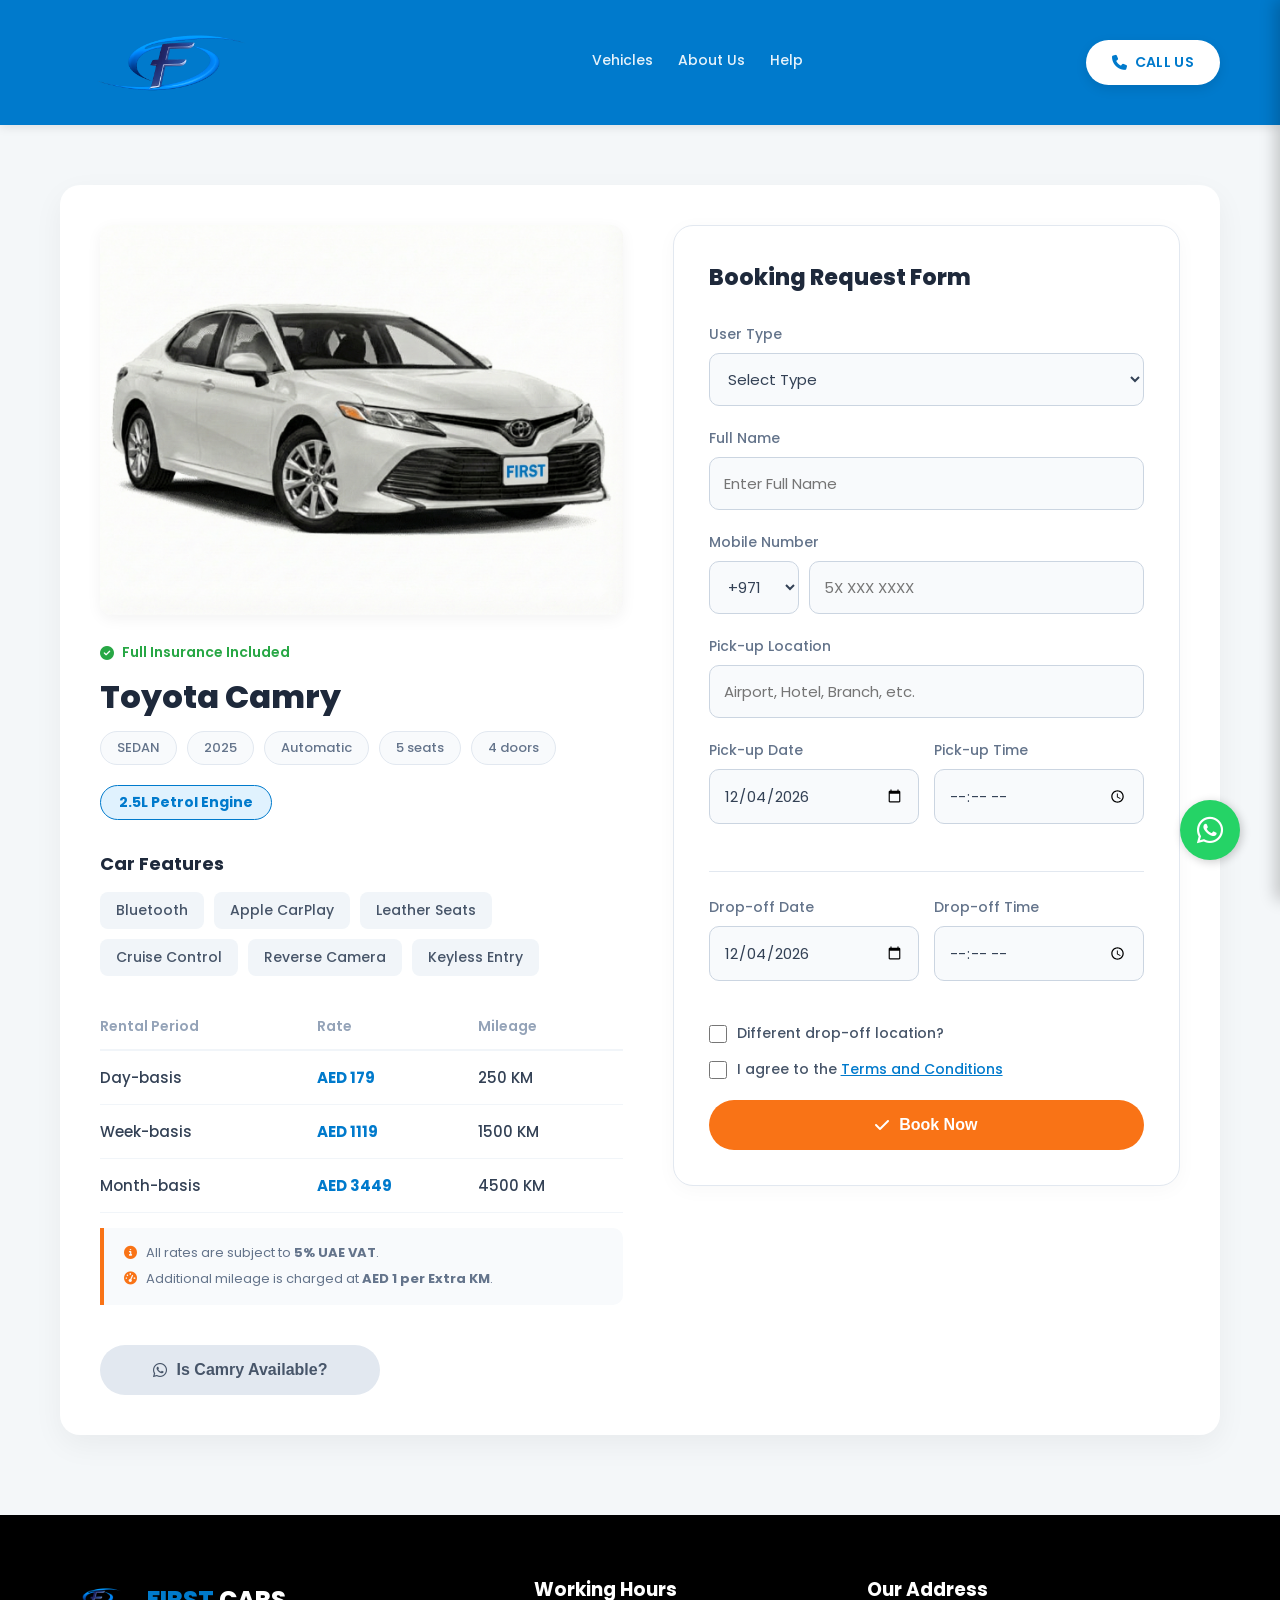
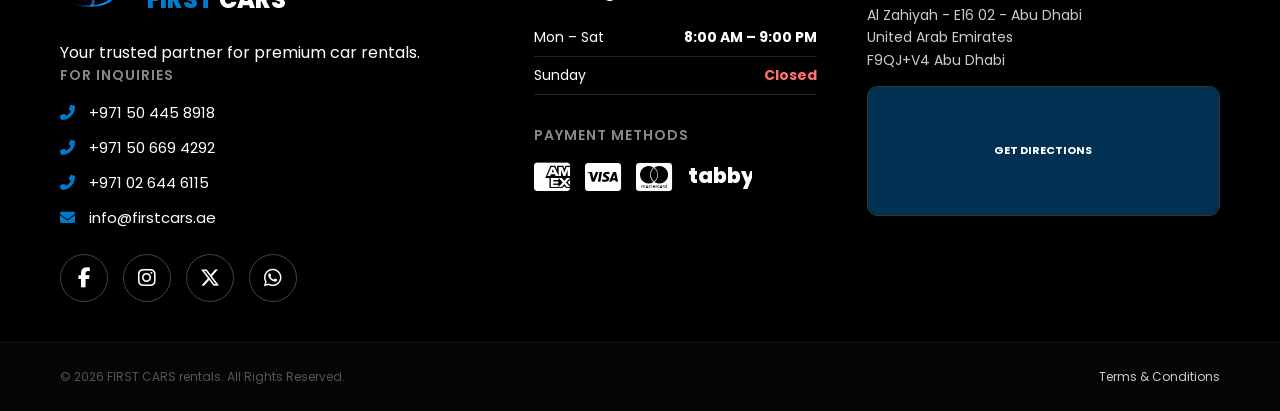
<file: first car/Toyota-Camry.html>
<!DOCTYPE html>
<html lang="en">
<head>
    <meta charset="UTF-8">
    <meta name="viewport" content="width=device-width, initial-scale=1.0">
    <title>Rent Toyota Camry | First Cars Rentals Abu Dhabi</title>
    
    <link rel="stylesheet" href="FirstCars.css">
    
    <link rel="preconnect" href="https://fonts.googleapis.com">
    <link rel="preconnect" href="https://fonts.gstatic.com" crossorigin>
    <link href="https://fonts.googleapis.com/css2?family=Poppins:wght@300;400;500;600;700;800;900&display=swap" rel="stylesheet">
    <link rel="stylesheet" href="https://cdnjs.cloudflare.com/ajax/libs/font-awesome/6.4.2/css/all.min.css">

    <style>
        /* =========================================
           CAR BOOKING PAGE SPECIFIC STYLES
           ========================================= */
        
        .booking-page-main {
            padding: 60px 0 80px 0;
            background-color: #f4f7f9;
        }

        .car-page-wrapper { 
            background: #fff; 
            padding: 40px; 
            border-radius: 20px; 
            box-shadow: 0 10px 30px rgba(0,0,0,0.05); 
            display: flex; 
            flex-wrap: wrap; 
            gap: 50px; 
        }
        
        .car-details { flex: 1.2; min-width: 320px; }
        .main-image { width: 100%; height: auto; border-radius: 12px; margin-bottom: 20px; object-fit: cover; box-shadow: 0 4px 15px rgba(0,0,0,0.05); }
        .rental-meta { font-size: 14px; color: #28a745; margin-bottom: 5px; display: flex; align-items: center; gap: 8px; font-weight: 600; }
        .car-title { font-size: 32px; font-weight: 800; margin: 10px 0; color: #1e293b; }
        
        .specs-row { display: flex; flex-wrap: wrap; gap: 10px; margin-bottom: 20px; }
        .badge-spec { border: 1px solid #e2e8f0; padding: 6px 16px; border-radius: 20px; font-size: 13px; color: #64748b; background: #f8fafc; font-weight: 500;}
        .engine-badge { display: inline-block; border: 1.5px solid rgb(0, 122, 204); padding: 6px 18px; border-radius: 20px; font-size: 14px; margin-bottom: 30px; color: rgb(0, 122, 204); font-weight: 700; background: #e0f2fe; }
        
        .section-label { font-size: 18px; font-weight: 700; margin-bottom: 15px; color: #1e293b; }
        .features-grid { display: flex; flex-wrap: wrap; gap: 10px; margin-bottom: 40px; }
        .feature-item { background: #f1f5f9; padding: 8px 16px; border-radius: 8px; font-size: 14px; color: #475569; font-weight: 500; }
        
        .pricing-table { width: 100%; border-collapse: collapse; margin-bottom: 15px; }
        .pricing-table th { text-align: left; font-size: 14px; color: #94a3b8; font-weight: 600; padding-bottom: 12px; border-bottom: 2px solid #f1f5f9; }
        .pricing-table td { padding: 15px 0; border-bottom: 1px solid #f1f5f9; font-size: 15px; font-weight: 500; color: #334155; }
        .pricing-table td:nth-child(2) { color: rgb(0, 122, 204); font-weight: 700; }

        /* Additional Info Box for VAT & Mileage */
        .pricing-info-box {
            background: #f8fafc;
            border-left: 4px solid #f97316;
            padding: 15px 20px;
            border-radius: 0 10px 10px 0;
            margin-bottom: 40px;
            font-size: 13px;
            color: #64748b;
            line-height: 1.6;
        }

        .pricing-info-box i {
            color: #f97316;
            margin-right: 6px;
        }

        .btn-inquiry { 
            width: 100%; 
            padding: 16px; 
            border-radius: 40px; 
            font-weight: 700; 
            cursor: pointer; 
            text-align: center; 
            border: none; 
            font-size: 16px; 
            display: flex; 
            align-items: center; 
            justify-content: center; 
            gap: 10px; 
            transition: all 0.3s ease; 
            background: #e2e8f0; 
            color: #475569; 
            max-width: 280px; 
        }
        .btn-inquiry:hover { background: #cbd5e1; transform: translateY(-2px); color: #1e293b; }

        /* Booking Form Styling */
        .booking-form { flex: 1; min-width: 320px; border: 1px solid #e2e8f0; border-radius: 20px; padding: 35px; background: #ffffff; height: fit-content; box-shadow: 0 4px 20px rgba(0,0,0,0.03); }
        .form-header { font-size: 22px; font-weight: 800; margin-bottom: 30px; color: #1e293b; }
        
        .form-group { margin-bottom: 22px; }
        .form-group label { display: block; font-size: 14px; color: #64748b; margin-bottom: 8px; font-weight: 500; }
        .form-row { display: flex; gap: 15px; }
        .form-row .form-group { flex: 1; }
        
        select, input { width: 100%; padding: 14px; border: 1px solid #cbd5e1; border-radius: 10px; font-size: 15px; background: #f8fafc; outline: none; font-family: 'Poppins', sans-serif; color: #334155; transition: border-color 0.3s; }
        select:focus, input:focus { border-color: rgb(0, 122, 204); background: #ffffff; }
        input[type="date"], input[type="time"] { text-transform: uppercase; }
        
        .phone-input-wrap { display: flex; gap: 10px; }
        .phone-input-wrap select { width: 110px; }

        .checkbox-wrap { display: flex; align-items: center; gap: 10px; font-size: 14px; color: #475569; margin: 20px 0; cursor: pointer; font-weight: 500; }
        .checkbox-wrap input { width: 18px; height: 18px; margin: 0; cursor: pointer; accent-color: rgb(0, 122, 204); }

        #drop-off-loc-container { display: none; margin-bottom: 20px; }
        .divider { height: 1px; background: #e2e8f0; margin: 25px 0; }

        .btn-book-now { 
            width: 100%; 
            padding: 16px; 
            border-radius: 40px; 
            font-weight: 700; 
            cursor: pointer; 
            border: none; 
            font-size: 16px; 
            display: flex; 
            align-items: center; 
            justify-content: center; 
            gap: 10px; 
            background: #f97316; 
            color: #fff; 
            margin-top: 10px; 
            transition: all 0.3s ease; 
        }
        .btn-book-now:hover { background: #ea580c; transform: translateY(-2px); box-shadow: 0 10px 20px rgba(249, 115, 22, 0.25); }

        /* Override global hamburger position for standard pages */
        .hamburger-page {
            display: none;
            font-size: 26px;
            color: white;
            cursor: pointer;
            margin-right: 20px;
        }

        /* Payment Icons & Tabby specific styling */
        .payment-icons-original { 
            display: flex; 
            gap: 15px; 
            align-items: center; 
            font-size: 32px; 
            color: #ffffff; 
            margin-top: 10px; 
        }
        .tabby-svg-icon {
            height: 24px; 
            width: 65px;
            display: inline-block;
            color: #ffffff; 
        }

        @media (max-width: 900px) {
            .car-page-wrapper { flex-direction: column; padding: 25px; gap: 40px; }
            .car-details, .booking-form { min-width: 100%; }
            .btn-inquiry { max-width: 100%; }
            .form-row { flex-direction: column; gap: 0; }
            .hamburger-page { display: block; }
            .header-nav { display: none !important; }
            .header-container { flex-direction: row; justify-content: space-between; }
            .header-left { display: flex; align-items: center; }
        }
    </style>
</head>
<body>

<a href="https://wa.me/971504458918" class="whatsapp-float" target="_blank">
    <i class="fab fa-whatsapp"></i>
</a>

<div class="mobile-overlay" id="mobileOverlay"></div>
<div class="mobile-sidebar" id="mobileSidebar">
    <div class="close-btn" id="closeSidebar"><i class="fas fa-times"></i></div>
    <nav class="mobile-nav-links">
        <a href="index.html#vehicles">Vehicles</a>
        <a href="aboutus.html">About Us</a>
        <a href="help.html">Help</a>
        <a href="terms.html" style="font-size: 1rem; color: #cbd5e1; border-bottom: none; margin-top: 10px;">Terms & Conditions</a>
    </nav>
</div>

<header class="Firstcars-header">    
    <div class="container header-container">
        <div class="header-left" style="display: flex; align-items: center;">
            <div class="hamburger-page" id="hamburgerMenu">
                <i class="fas fa-bars"></i>
            </div>
            <a href="index.html" class="logo-container">
                <img src="first cars rentals logo.png" alt="First Car Rentals" class="header-logo">
            </a>
        </div>

        <nav class="header-nav">
            <a href="index.html#vehicles">Vehicles</a>
            <a href="aboutus.html">About Us</a>
            <a href="help.html">Help</a>
        </nav>
        
        <div class="header-right">
            <a href="tel:+971504458918" class="call-btn"><i class="fas fa-phone-alt"></i> CALL US</a>
        </div>
    </div>
</header>

<main class="booking-page-main">
    <div class="container">
        <div class="car-page-wrapper">
            
            <div class="car-details">
                <img src="camry.png" alt="Toyota Camry" class="main-image">
                
                <div class="rental-meta">
                    <i class="fas fa-check-circle"></i> Full Insurance Included
                </div>

                <h1 class="car-title">Toyota Camry</h1>

                <div class="specs-row">
                    <span class="badge-spec">SEDAN</span>
                    <span class="badge-spec">2025</span>
                    <span class="badge-spec">Automatic</span>
                    <span class="badge-spec">5 seats</span>
                    <span class="badge-spec">4 doors</span>
                </div>

                <div class="engine-badge">2.5L Petrol Engine</div>

                <div class="section-label">Car Features</div>
                <div class="features-grid">
                    <div class="feature-item">Bluetooth</div>
                    <div class="feature-item">Apple CarPlay</div>
                    <div class="feature-item">Leather Seats</div>
                    <div class="feature-item">Cruise Control</div>
                    <div class="feature-item">Reverse Camera</div>
                    <div class="feature-item">Keyless Entry</div>
                </div>

                <table class="pricing-table">
                    <thead>
                        <tr>
                            <th>Rental Period</th>
                            <th>Rate</th>
                            <th>Mileage</th>
                        </tr>
                    </thead>
                    <tbody>
                        <tr><td>Day-basis</td><td>AED 179</td><td>250 KM</td></tr>
                        <tr><td>Week-basis</td><td>AED 1119</td><td>1500 KM</td></tr>
                        <tr><td>Month-basis</td><td>AED 3449</td><td>4500 KM</td></tr>
                    </tbody>
                </table>

                <div class="pricing-info-box">
                    <div><i class="fas fa-info-circle"></i> All rates are subject to <strong>5% UAE VAT</strong>.</div>
                    <div style="margin-top: 5px;"><i class="fas fa-tachometer-alt"></i> Additional mileage is charged at <strong>AED 1 per Extra KM</strong>.</div>
                </div>

                <button class="btn-inquiry" onclick="sendInquiry()">
                    <i class="fab fa-whatsapp"></i> Is Camry Available?
                </button>
            </div>

            <div class="booking-form">
                <div class="form-header">Booking Request Form</div>
                
                <form id="rentalForm">
                    <div class="form-group">
                        <label>User Type</label>
                        <select id="user-type" required>
                            <option value="">Select Type</option>
                            <option>UAE Resident</option>
                            <option>Tourist</option>
                            <option>UAE Citizen</option>
                        </select>
                    </div>

                    <div class="form-group">
                        <label>Full Name</label>
                        <input type="text" id="full-name" placeholder="Enter Full Name" required>
                    </div>

                    <div class="form-group">
                        <label>Mobile Number</label>
                        <div class="phone-input-wrap">
                            <select id="country-code" required>
                                <option>+971</option>
                                <option>+966</option>
                                <option>+968</option>
                                <option>+974</option>
                                <option>+44</option>
                                <option>+1</option>
                            </select>
                            <input type="tel" id="phone" placeholder="5X XXX XXXX" required>
                        </div>
                    </div>

                    <div class="form-group">
                        <label>Pick-up Location</label>
                        <input list="abudhabi-places" id="pickup-loc" placeholder="Airport, Hotel, Branch, etc." required>
                        <datalist id="abudhabi-places">
                            <option value="First Cars - Al Zahiyah Branch">
                            <option value="Abu Dhabi International Airport (AUH)">
                            <option value="Dubai International Airport (DXB)">
                            <option value="Yas Island / Yas Mall">
                            <option value="Saadiyat Island">
                            <option value="Abu Dhabi Downtown / Corniche">
                            <option value="Mussafah">
                            <option value="Khalifa City">
                        </datalist>
                    </div>

                    <div class="form-row">
                        <div class="form-group">
                            <label>Pick-up Date</label>
                            <input type="date" id="pickup-date" required>
                        </div>
                        <div class="form-group">
                            <label>Pick-up Time</label>
                            <input type="time" id="pickup-time" required>
                        </div>
                    </div>

                    <div class="divider"></div>

                    <div class="form-row">
                        <div class="form-group">
                            <label>Drop-off Date</label>
                            <input type="date" id="drop-date" required>
                        </div>
                        <div class="form-group">
                            <label>Drop-off Time</label>
                            <input type="time" id="drop-time" required>
                        </div>
                    </div>

                    <div class="checkbox-wrap" style="margin-bottom: 5px;">
                        <input type="checkbox" id="diff-loc-check">
                        <label for="diff-loc-check">Different drop-off location?</label>
                    </div>

                    <div id="drop-off-loc-container" style="margin-top: 15px;">
                        <div class="form-group">
                            <label>Drop-off Location</label>
                            <input list="abudhabi-places" id="drop-loc" placeholder="Specify drop-off point">
                        </div>
                    </div>

                    <div class="checkbox-wrap" style="margin-top: 15px; margin-bottom: 20px;">
                        <input type="checkbox" id="agree-terms" required>
                        <label for="agree-terms">I agree to the <a href="terms.html" target="_blank" style="color: rgb(0, 122, 204); text-decoration: underline;">Terms and Conditions</a></label>
                    </div>

                    <button type="submit" class="btn-book-now">
                        <i class="fas fa-check"></i> Book Now
                    </button>
                </form>
            </div>
            
        </div>
    </div>
</main>

<footer class="footer">
    <div class="container footer-grid">
        <div class="footer-col brand-col">
            <div class="footer-logo-row">
                <img src="first cars rentals logo.png" alt="First Cars Logo" class="footer-logo-img">
                <div class="footer-brand">FIRST <span>CARS</span></div>
            </div>
            <p>Your trusted partner for premium car rentals.</p>
            
            <div class="footer-section-title">For Inquiries</div>
            <div class="footer-contacts">
                <a href="tel:+971504458918" class="contact-link"><i class="fas fa-phone-alt"></i> +971 50 445 8918</a>
                <a href="tel:+971506694292" class="contact-link"><i class="fas fa-phone-alt"></i> +971 50 669 4292</a>
                <a href="tel:+971026446115" class="contact-link"><i class="fas fa-phone-alt"></i> +971 02 644 6115</a>
                <a href="mailto:info@firstcars.ae" class="contact-link"><i class="fas fa-envelope"></i> info@firstcars.ae</a>
            </div>

            <div class="social-links">
                <a href="#" class="social-btn"><i class="fab fa-facebook-f"></i></a>
                <a href="#" class="social-btn"><i class="fab fa-instagram"></i></a>
                <a href="#" class="social-btn"><i class="fa-brands fa-x-twitter"></i></a>
                <a href="https://wa.me/971506694292" class="social-btn"><i class="fab fa-whatsapp"></i></a>
            </div>
        </div>

        <div class="footer-col">
            <h3>Working Hours</h3>
            <ul class="timing-list">
                <li><span>Mon – Sat</span> <strong>8:00 AM – 9:00 PM</strong></li>
                <li><span>Sunday</span> <strong class="closed">Closed</strong></li>
            </ul>

            <div class="payment-section">
                <div class="footer-section-title">Payment methods</div>
                <div class="payment-icons-original">
                    <i class="fab fa-cc-amex" title="American Express"></i>
                    <i class="fab fa-cc-visa" title="Visa"></i>
                    <i class="fab fa-cc-mastercard" title="Mastercard"></i>
                    <svg class="tabby-svg-icon" viewBox="0 0 85 32" xmlns="http://www.w3.org/2000/svg" title="Tabby">
                        <text x="0" y="24" font-family="'Poppins', sans-serif" font-weight="800" font-size="28" fill="currentColor">tabby</text>
                    </svg>
                </div>
            </div>
        </div>

        <div class="footer-col map-col">
            <h3>Our Address</h3>
            <p class="address-text">
                Al Zahiyah - E16 02 - Abu Dhabi<br>
                United Arab Emirates<br>
                F9QJ+V4 Abu Dhabi
            </p>
            <a href="https://www.google.com/maps?q=Al+Zahiyah+Abu+Dhabi" target="_blank" class="footer-map-link">
                <div class="map-rectangle">
                    <iframe src="https://www.google.com/maps/embed?pb=!1m18!1m12!1m3!1d3630.5!2d54.3!3d24.4!2m3!1f0!2f0!3f0!3m2!1i1024!2i768!4f13.1!3m3!1m2!1s0x0%3A0x0!2zMjTCsDI0JzAwLjAiTiA1NMKwMTgnMDAuMCJF!5e0!3m2!1sen!2sae!4v123456789" width="100%" height="130" style="border:0;" allowfullscreen="" loading="lazy"></iframe>
                    <div class="map-overlay">GET DIRECTIONS</div>
                </div>
            </a>
        </div>
    </div>
    
    <div class="footer-bottom">
        <div class="container" style="display: flex; justify-content: space-between; align-items: center; flex-wrap: wrap; gap: 10px;">
            <div>© 2026 FIRST CARS rentals. All Rights Reserved.</div>
            <div>
                <a href="terms.html" style="color: #ccc; text-decoration: none; transition: 0.3s;" onmouseover="this.style.color='#007acc'" onmouseout="this.style.color='#ccc'">Terms & Conditions</a>
            </div>
        </div>
    </div>
</footer>

<script>
    // --- Mobile Sidebar Logic ---
    const hamburgerMenu = document.getElementById('hamburgerMenu');
    const mobileSidebar = document.getElementById('mobileSidebar');
    const closeSidebar = document.getElementById('closeSidebar');
    const mobileOverlay = document.getElementById('mobileOverlay');

    function openSidebar() {
        if(mobileSidebar) mobileSidebar.classList.add('active');
        if(mobileOverlay) mobileOverlay.classList.add('active');
    }

    function closeSidebarMenu() {
        if(mobileSidebar) mobileSidebar.classList.remove('active');
        if(mobileOverlay) mobileOverlay.classList.remove('active');
    }

    if(hamburgerMenu) hamburgerMenu.addEventListener('click', openSidebar);
    if(closeSidebar) closeSidebar.addEventListener('click', closeSidebarMenu);
    if(mobileOverlay) mobileOverlay.addEventListener('click', closeSidebarMenu);

    // --- Booking Form Logic ---
    const whatsappNum = "971506694292"; 
    const checkbox = document.getElementById('diff-loc-check');
    const dropOffLocContainer = document.getElementById('drop-off-loc-container');
    const dropLocInput = document.getElementById('drop-loc');
    const pickupLocInput = document.getElementById('pickup-loc');

    checkbox.addEventListener('change', function() {
        if (this.checked) {
            dropOffLocContainer.style.display = 'block';
            dropLocInput.required = true;
        } else {
            dropOffLocContainer.style.display = 'none';
            dropLocInput.required = false;
        }
    });

    function sendInquiry() {
        const msg = encodeURIComponent("Hello, is the Toyota Camry 2025 available for rent?");
        window.open(`https://wa.me/${whatsappNum}?text=${msg}`, '_blank');
    }

    window.onload = function() {
        const today = new Date().toISOString().split('T')[0];
        document.querySelectorAll('input[type="date"]').forEach(el => el.value = today);
    };

    document.getElementById('rentalForm').addEventListener('submit', function(e) {
        e.preventDefault();

        const name = document.getElementById('full-name').value;
        const phone = document.getElementById('country-code').value + " " + document.getElementById('phone').value;
        const pLoc = pickupLocInput.value;
        const pDate = document.getElementById('pickup-date').value;
        const pTime = document.getElementById('pickup-time').value;
        const dDate = document.getElementById('drop-date').value;
        const dTime = document.getElementById('drop-time').value;
        
        const dLoc = checkbox.checked ? dropLocInput.value : pLoc;

        let receipt = `*🚗 NEW RENTAL BOOKING*\n`;
        receipt += `--------------------------\n`;
        receipt += `*Car:* Toyota Camry 2025\n`;
        receipt += `*Customer:* ${name}\n`;
        receipt += `*Contact:* ${phone}\n\n`;
        
        receipt += `*📍 PICK-UP*\n`;
        receipt += `*Location:* ${pLoc}\n`;
        receipt += `*Date/Time:* ${pDate} at ${pTime}\n\n`;

        receipt += `*🏁 DROP-OFF*\n`;
        receipt += `*Location:* ${dLoc}\n`;
        receipt += `*Date/Time:* ${dDate} at ${dTime}\n`;
        
        if (!checkbox.checked) {
            receipt += `_(Same as Pick-up)_\n`;
        }

        receipt += `--------------------------`;

        window.open(`https://wa.me/${whatsappNum}?text=${encodeURIComponent(receipt)}`, '_blank');
    });
</script>

</body>
</html>
</file>
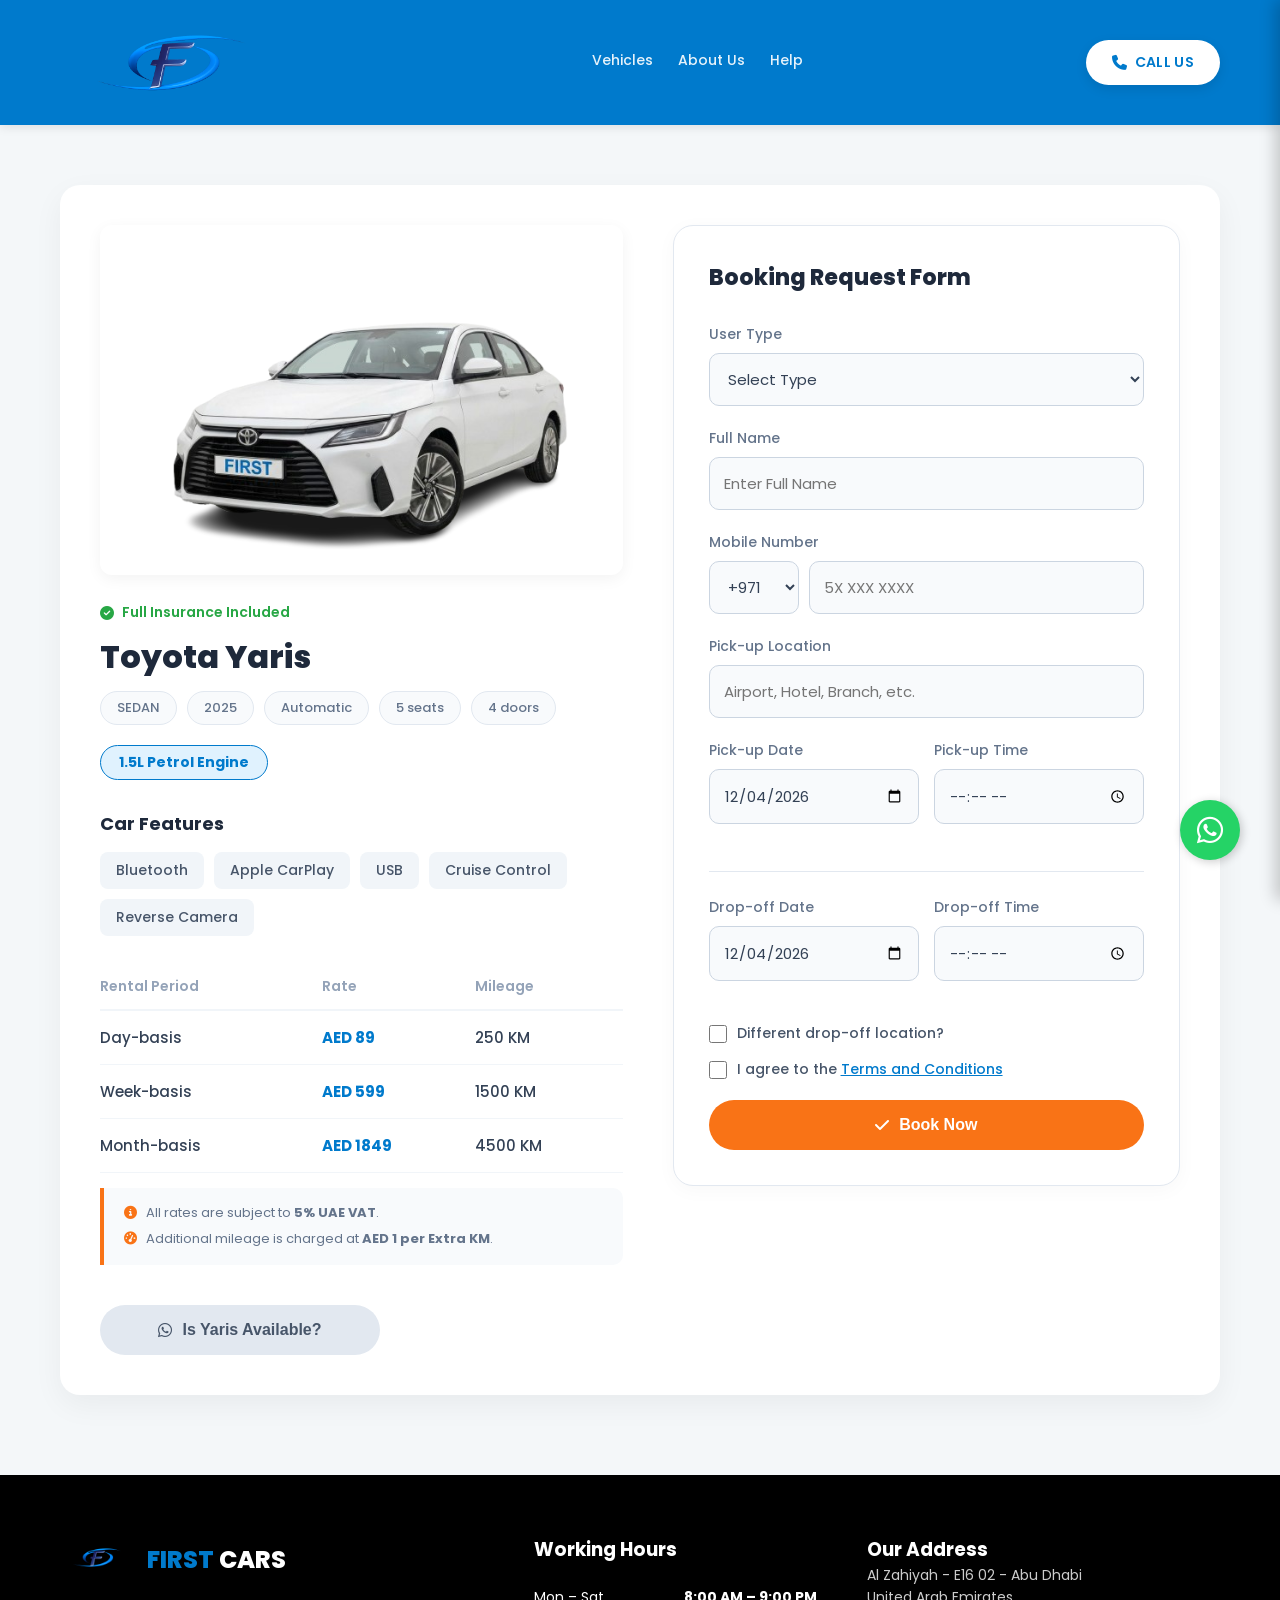
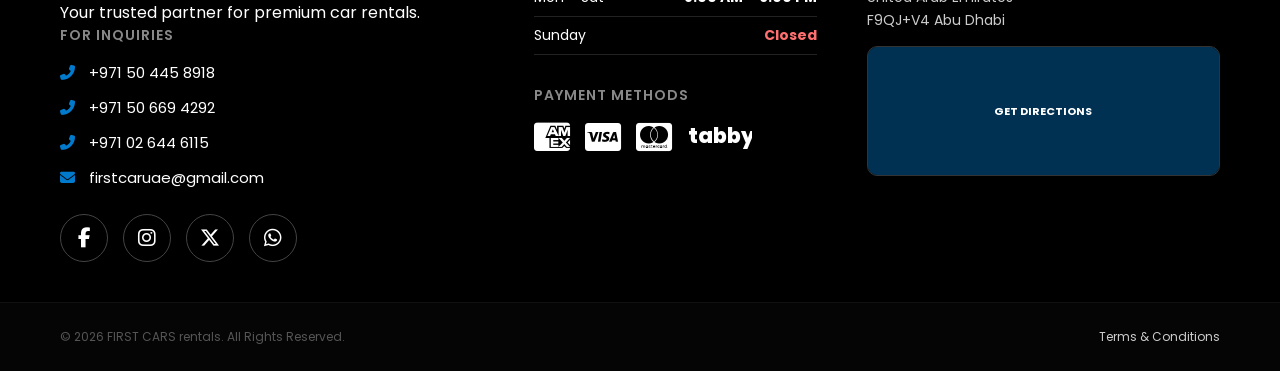
<file: first car/yaris.html>
<!DOCTYPE html>
<html lang="en">
<head>
    <meta charset="UTF-8">
    <meta name="viewport" content="width=device-width, initial-scale=1.0">
    <title>Rent Toyota Yaris | First Cars Rentals Abu Dhabi</title>
    
    <link rel="stylesheet" href="FirstCars.css">
    
    <link rel="preconnect" href="https://fonts.googleapis.com">
    <link rel="preconnect" href="https://fonts.gstatic.com" crossorigin>
    <link href="https://fonts.googleapis.com/css2?family=Poppins:wght@300;400;500;600;700;800;900&display=swap" rel="stylesheet">
    <link rel="stylesheet" href="https://cdnjs.cloudflare.com/ajax/libs/font-awesome/6.4.2/css/all.min.css">

    <style>
        /* =========================================
           CAR BOOKING PAGE SPECIFIC STYLES
           ========================================= */
        
        .booking-page-main {
            padding: 60px 0 80px 0;
            background-color: #f4f7f9;
        }

        .car-page-wrapper { 
            background: #fff; 
            padding: 40px; 
            border-radius: 20px; 
            box-shadow: 0 10px 30px rgba(0,0,0,0.05); 
            display: flex; 
            flex-wrap: wrap; 
            gap: 50px; 
        }
        
        .car-details { flex: 1.2; min-width: 320px; }
        .main-image { width: 100%; height: auto; border-radius: 12px; margin-bottom: 20px; object-fit: cover; box-shadow: 0 4px 15px rgba(0,0,0,0.05); }
        .rental-meta { font-size: 14px; color: #28a745; margin-bottom: 5px; display: flex; align-items: center; gap: 8px; font-weight: 600; }
        .car-title { font-size: 32px; font-weight: 800; margin: 10px 0; color: #1e293b; }
        
        .specs-row { display: flex; flex-wrap: wrap; gap: 10px; margin-bottom: 20px; }
        .badge-spec { border: 1px solid #e2e8f0; padding: 6px 16px; border-radius: 20px; font-size: 13px; color: #64748b; background: #f8fafc; font-weight: 500;}
        .engine-badge { display: inline-block; border: 1.5px solid rgb(0, 122, 204); padding: 6px 18px; border-radius: 20px; font-size: 14px; margin-bottom: 30px; color: rgb(0, 122, 204); font-weight: 700; background: #e0f2fe; }
        
        .section-label { font-size: 18px; font-weight: 700; margin-bottom: 15px; color: #1e293b; }
        .features-grid { display: flex; flex-wrap: wrap; gap: 10px; margin-bottom: 40px; }
        .feature-item { background: #f1f5f9; padding: 8px 16px; border-radius: 8px; font-size: 14px; color: #475569; font-weight: 500; }
        
        .pricing-table { width: 100%; border-collapse: collapse; margin-bottom: 15px; }
        .pricing-table th { text-align: left; font-size: 14px; color: #94a3b8; font-weight: 600; padding-bottom: 12px; border-bottom: 2px solid #f1f5f9; }
        .pricing-table td { padding: 15px 0; border-bottom: 1px solid #f1f5f9; font-size: 15px; font-weight: 500; color: #334155; }
        .pricing-table td:nth-child(2) { color: rgb(0, 122, 204); font-weight: 700; }

        /* Additional Info Box for VAT & Mileage */
        .pricing-info-box {
            background: #f8fafc;
            border-left: 4px solid #f97316;
            padding: 15px 20px;
            border-radius: 0 10px 10px 0;
            margin-bottom: 40px;
            font-size: 13px;
            color: #64748b;
            line-height: 1.6;
        }

        .pricing-info-box i {
            color: #f97316;
            margin-right: 6px;
        }

        .btn-inquiry { 
            width: 100%; 
            padding: 16px; 
            border-radius: 40px; 
            font-weight: 700; 
            cursor: pointer; 
            text-align: center; 
            border: none; 
            font-size: 16px; 
            display: flex; 
            align-items: center; 
            justify-content: center; 
            gap: 10px; 
            transition: all 0.3s ease; 
            background: #e2e8f0; 
            color: #475569; 
            max-width: 280px; 
        }
        .btn-inquiry:hover { background: #cbd5e1; transform: translateY(-2px); color: #1e293b; }

        /* Booking Form Styling */
        .booking-form { flex: 1; min-width: 320px; border: 1px solid #e2e8f0; border-radius: 20px; padding: 35px; background: #ffffff; height: fit-content; box-shadow: 0 4px 20px rgba(0,0,0,0.03); }
        .form-header { font-size: 22px; font-weight: 800; margin-bottom: 30px; color: #1e293b; }
        
        .form-group { margin-bottom: 22px; }
        .form-group label { display: block; font-size: 14px; color: #64748b; margin-bottom: 8px; font-weight: 500; }
        .form-row { display: flex; gap: 15px; }
        .form-row .form-group { flex: 1; }
        
        select, input { width: 100%; padding: 14px; border: 1px solid #cbd5e1; border-radius: 10px; font-size: 15px; background: #f8fafc; outline: none; font-family: 'Poppins', sans-serif; color: #334155; transition: border-color 0.3s; }
        select:focus, input:focus { border-color: rgb(0, 122, 204); background: #ffffff; }
        input[type="date"], input[type="time"] { text-transform: uppercase; }
        
        .phone-input-wrap { display: flex; gap: 10px; }
        .phone-input-wrap select { width: 110px; }

        .checkbox-wrap { display: flex; align-items: center; gap: 10px; font-size: 14px; color: #475569; margin: 20px 0; cursor: pointer; font-weight: 500; }
        .checkbox-wrap input { width: 18px; height: 18px; margin: 0; cursor: pointer; accent-color: rgb(0, 122, 204); }

        #drop-off-loc-container { display: none; margin-bottom: 20px; }
        .divider { height: 1px; background: #e2e8f0; margin: 25px 0; }

        .btn-book-now { 
            width: 100%; 
            padding: 16px; 
            border-radius: 40px; 
            font-weight: 700; 
            cursor: pointer; 
            border: none; 
            font-size: 16px; 
            display: flex; 
            align-items: center; 
            justify-content: center; 
            gap: 10px; 
            background: #f97316; 
            color: #fff; 
            margin-top: 10px; 
            transition: all 0.3s ease; 
        }
        .btn-book-now:hover { background: #ea580c; transform: translateY(-2px); box-shadow: 0 10px 20px rgba(249, 115, 22, 0.25); }

        /* Override global hamburger position for standard pages */
        .hamburger-page {
            display: none;
            font-size: 26px;
            color: white;
            cursor: pointer;
            margin-right: 20px;
        }

        /* Payment Icons & Tabby specific styling */
        .payment-icons-original { 
            display: flex; 
            gap: 15px; 
            align-items: center; 
            font-size: 32px; 
            color: #ffffff; 
            margin-top: 10px; 
        }
        .tabby-svg-icon {
            height: 24px; 
            width: 65px;
            display: inline-block;
            color: #ffffff; 
        }

        @media (max-width: 900px) {
            .car-page-wrapper { flex-direction: column; padding: 25px; gap: 40px; }
            .car-details, .booking-form { min-width: 100%; }
            .btn-inquiry { max-width: 100%; }
            .form-row { flex-direction: column; gap: 0; }
            .hamburger-page { display: block; }
            .header-nav { display: none !important; }
            .header-container { flex-direction: row; justify-content: space-between; }
            .header-left { display: flex; align-items: center; }
        }
    </style>
</head>
<body>

<a href="https://wa.me/+971506694292" class="whatsapp-float" target="_blank">
    <i class="fab fa-whatsapp"></i>
</a>

<div class="mobile-overlay" id="mobileOverlay"></div>
<div class="mobile-sidebar" id="mobileSidebar">
    <div class="close-btn" id="closeSidebar"><i class="fas fa-times"></i></div>
    <nav class="mobile-nav-links">
        <a href="index.html#vehicles">Vehicles</a>
        <a href="aboutus.html">About Us</a>
        <a href="help.html">Help</a>
        <a href="terms.html" style="font-size: 1rem; color: #cbd5e1; border-bottom: none; margin-top: 10px;">Terms & Conditions</a>
    </nav>
</div>

<header class="Firstcars-header">    
    <div class="container header-container">
        <div class="header-left" style="display: flex; align-items: center;">
            <div class="hamburger-page" id="hamburgerMenu">
                <i class="fas fa-bars"></i>
            </div>
            <a href="index.html" class="logo-container">
                <img src="first cars rentals logo.png" alt="First Car Rentals" class="header-logo">
            </a>
        </div>

        <nav class="header-nav">
            <a href="index.html#vehicles">Vehicles</a>
            <a href="aboutus.html">About Us</a>
            <a href="help.html">Help</a>
        </nav>
        
        <div class="header-right">
            <a href="tel:+971504458918" class="call-btn"><i class="fas fa-phone-alt"></i> CALL US</a>
        </div>
    </div>
</header>

<main class="booking-page-main">
    <div class="container">
        <div class="car-page-wrapper">
            
            <div class="car-details">
                <img src="yaris.png" alt="Toyota Yaris" class="main-image">
                
                <div class="rental-meta">
                    <i class="fas fa-check-circle"></i> Full Insurance Included
                </div>

                <h1 class="car-title">Toyota Yaris</h1>

                <div class="specs-row">
                    <span class="badge-spec">SEDAN</span>
                    <span class="badge-spec">2025</span>
                    <span class="badge-spec">Automatic</span>
                    <span class="badge-spec">5 seats</span>
                    <span class="badge-spec">4 doors</span>
                </div>

                <div class="engine-badge">1.5L Petrol Engine</div>

                <div class="section-label">Car Features</div>
                <div class="features-grid">
                    <div class="feature-item">Bluetooth</div>
                    <div class="feature-item">Apple CarPlay</div>
                    <div class="feature-item">USB</div>
                    <div class="feature-item">Cruise Control</div>
                    <div class="feature-item">Reverse Camera</div>
                </div>

                <table class="pricing-table">
                    <thead>
                        <tr>
                            <th>Rental Period</th>
                            <th>Rate</th>
                            <th>Mileage</th>
                        </tr>
                    </thead>
                    <tbody>
                        <tr><td>Day-basis</td><td>AED 89</td><td>250 KM</td></tr>
                        <tr><td>Week-basis</td><td>AED 599</td><td>1500 KM</td></tr>
                        <tr><td>Month-basis</td><td>AED 1849</td><td>4500 KM</td></tr>
                    </tbody>
                </table>

                <div class="pricing-info-box">
                    <div><i class="fas fa-info-circle"></i> All rates are subject to <strong>5% UAE VAT</strong>.</div>
                    <div style="margin-top: 5px;"><i class="fas fa-tachometer-alt"></i> Additional mileage is charged at <strong>AED 1 per Extra KM</strong>.</div>
                </div>

                <button class="btn-inquiry" onclick="sendInquiry()">
                    <i class="fab fa-whatsapp"></i> Is Yaris Available?
                </button>
            </div>

            <div class="booking-form">
                <div class="form-header">Booking Request Form</div>
                
                <form id="rentalForm">
                    <div class="form-group">
                        <label>User Type</label>
                        <select id="user-type" required>
                            <option value="">Select Type</option>
                            <option>UAE Resident</option>
                            <option>Tourist</option>
                            <option>UAE Citizen</option>
                        </select>
                    </div>

                    <div class="form-group">
                        <label>Full Name</label>
                        <input type="text" id="full-name" placeholder="Enter Full Name" required>
                    </div>

                    <div class="form-group">
                        <label>Mobile Number</label>
                        <div class="phone-input-wrap">
                            <select id="country-code" required>
                                <option>+971</option>
                                <option>+966</option>
                                <option>+968</option>
                                <option>+974</option>
                                <option>+44</option>
                                <option>+1</option>
                            </select>
                            <input type="tel" id="phone" placeholder="5X XXX XXXX" required>
                        </div>
                    </div>

                    <div class="form-group">
                        <label>Pick-up Location</label>
                        <input list="abudhabi-places" id="pickup-loc" placeholder="Airport, Hotel, Branch, etc." required>
                        <datalist id="abudhabi-places">
                            <option value="First Cars - Al Zahiyah Branch">
                            <option value="Abu Dhabi International Airport (AUH)">
                            <option value="Dubai International Airport (DXB)">
                            <option value="Yas Island / Yas Mall">
                            <option value="Saadiyat Island">
                            <option value="Abu Dhabi Downtown / Corniche">
                            <option value="Mussafah">
                            <option value="Khalifa City">
                        </datalist>
                    </div>

                    <div class="form-row">
                        <div class="form-group">
                            <label>Pick-up Date</label>
                            <input type="date" id="pickup-date" required>
                        </div>
                        <div class="form-group">
                            <label>Pick-up Time</label>
                            <input type="time" id="pickup-time" required>
                        </div>
                    </div>

                    <div class="divider"></div>

                    <div class="form-row">
                        <div class="form-group">
                            <label>Drop-off Date</label>
                            <input type="date" id="drop-date" required>
                        </div>
                        <div class="form-group">
                            <label>Drop-off Time</label>
                            <input type="time" id="drop-time" required>
                        </div>
                    </div>

                    <div class="checkbox-wrap" style="margin-bottom: 5px;">
                        <input type="checkbox" id="diff-loc-check">
                        <label for="diff-loc-check">Different drop-off location?</label>
                    </div>

                    <div id="drop-off-loc-container" style="margin-top: 15px;">
                        <div class="form-group">
                            <label>Drop-off Location</label>
                            <input list="abudhabi-places" id="drop-loc" placeholder="Specify drop-off point">
                        </div>
                    </div>

                    <div class="checkbox-wrap" style="margin-top: 15px; margin-bottom: 20px;">
                        <input type="checkbox" id="agree-terms" required>
                        <label for="agree-terms">I agree to the <a href="terms.html" target="_blank" style="color: rgb(0, 122, 204); text-decoration: underline;">Terms and Conditions</a></label>
                    </div>

                    <button type="submit" class="btn-book-now">
                        <i class="fas fa-check"></i> Book Now
                    </button>
                </form>
            </div>
            
        </div>
    </div>
</main>

<footer class="footer">
    <div class="container footer-grid">
        <div class="footer-col brand-col">
            <div class="footer-logo-row">
                <img src="first cars rentals logo.png" alt="First Cars Logo" class="footer-logo-img">
                <div class="footer-brand">FIRST <span>CARS</span></div>
            </div>
            <p>Your trusted partner for premium car rentals.</p>
            
            <div class="footer-section-title">For Inquiries</div>
            <div class="footer-contacts">
                <a href="tel:+971504458918" class="contact-link"><i class="fas fa-phone-alt"></i> +971 50 445 8918</a>
                <a href="tel:+971506694292" class="contact-link"><i class="fas fa-phone-alt"></i> +971 50 669 4292</a>
                <a href="tel:+971026446115" class="contact-link"><i class="fas fa-phone-alt"></i> +971 02 644 6115</a>
                <a href="mailto:firstcaruae@gmail.com" class="contact-link"><i class="fas fa-envelope"></i> firstcaruae@gmail.com</a>
            </div>

            <div class="social-links">
                <a href="#" class="social-btn"><i class="fab fa-facebook-f"></i></a>
                <a href="#" class="social-btn"><i class="fab fa-instagram"></i></a>
                <a href="#" class="social-btn"><i class="fa-brands fa-x-twitter"></i></a>
                <a href="https://wa.me/971506694292" class="social-btn"><i class="fab fa-whatsapp"></i></a>
            </div>
        </div>

        <div class="footer-col">
            <h3>Working Hours</h3>
            <ul class="timing-list">
                <li><span>Mon – Sat</span> <strong>8:00 AM – 9:00 PM</strong></li>
                <li><span>Sunday</span> <strong class="closed">Closed</strong></li>
            </ul>

            <div class="payment-section">
                <div class="footer-section-title">Payment methods</div>
                <div class="payment-icons-original">
                    <i class="fab fa-cc-amex" title="American Express"></i>
                    <i class="fab fa-cc-visa" title="Visa"></i>
                    <i class="fab fa-cc-mastercard" title="Mastercard"></i>
                    <svg class="tabby-svg-icon" viewBox="0 0 85 32" xmlns="http://www.w3.org/2000/svg" title="Tabby">
                        <text x="0" y="24" font-family="'Poppins', sans-serif" font-weight="800" font-size="28" fill="currentColor">tabby</text>
                    </svg>
                </div>
            </div>
        </div>

        <div class="footer-col map-col">
            <h3>Our Address</h3>
            <p class="address-text">
                Al Zahiyah - E16 02 - Abu Dhabi<br>
                United Arab Emirates<br>
                F9QJ+V4 Abu Dhabi
            </p>
            <a href="https://www.google.com/maps?q=Al+Zahiyah+Abu+Dhabi" target="_blank" class="footer-map-link">
                <div class="map-rectangle">
                    <iframe src="https://www.google.com/maps/embed?pb=!1m18!1m12!1m3!1d3630.5!2d54.3!3d24.4!2m3!1f0!2f0!3f0!3m2!1i1024!2i768!4f13.1!3m3!1m2!1s0x0%3A0x0!2zMjTCsDI0JzAwLjAiTiA1NMKwMTgnMDAuMCJF!5e0!3m2!1sen!2sae!4v123456789" width="100%" height="130" style="border:0;" allowfullscreen="" loading="lazy"></iframe>
                    <div class="map-overlay">GET DIRECTIONS</div>
                </div>
            </a>
        </div>
    </div>
    
    <div class="footer-bottom">
        <div class="container" style="display: flex; justify-content: space-between; align-items: center; flex-wrap: wrap; gap: 10px;">
            <div>© 2026 FIRST CARS rentals. All Rights Reserved.</div>
            <div>
                <a href="terms.html" style="color: #ccc; text-decoration: none; transition: 0.3s;" onmouseover="this.style.color='#007acc'" onmouseout="this.style.color='#ccc'">Terms & Conditions</a>
            </div>
        </div>
    </div>
</footer>

<script>
    // --- Mobile Sidebar Logic ---
    const hamburgerMenu = document.getElementById('hamburgerMenu');
    const mobileSidebar = document.getElementById('mobileSidebar');
    const closeSidebar = document.getElementById('closeSidebar');
    const mobileOverlay = document.getElementById('mobileOverlay');

    function openSidebar() {
        if(mobileSidebar) mobileSidebar.classList.add('active');
        if(mobileOverlay) mobileOverlay.classList.add('active');
    }

    function closeSidebarMenu() {
        if(mobileSidebar) mobileSidebar.classList.remove('active');
        if(mobileOverlay) mobileOverlay.classList.remove('active');
    }

    if(hamburgerMenu) hamburgerMenu.addEventListener('click', openSidebar);
    if(closeSidebar) closeSidebar.addEventListener('click', closeSidebarMenu);
    if(mobileOverlay) mobileOverlay.addEventListener('click', closeSidebarMenu);

    // --- Booking Form Logic ---
    const whatsappNum = "971506694292"; 
    const checkbox = document.getElementById('diff-loc-check');
    const dropOffLocContainer = document.getElementById('drop-off-loc-container');
    const dropLocInput = document.getElementById('drop-loc');
    const pickupLocInput = document.getElementById('pickup-loc');

    checkbox.addEventListener('change', function() {
        if (this.checked) {
            dropOffLocContainer.style.display = 'block';
            dropLocInput.required = true;
        } else {
            dropOffLocContainer.style.display = 'none';
            dropLocInput.required = false;
        }
    });

    function sendInquiry() {
        const msg = encodeURIComponent("Hello, is the Toyota Yaris 2025 available for rent?");
        window.open(`https://wa.me/${whatsappNum}?text=${msg}`, '_blank');
    }

    window.onload = function() {
        const today = new Date().toISOString().split('T')[0];
        document.querySelectorAll('input[type="date"]').forEach(el => el.value = today);
    };

    document.getElementById('rentalForm').addEventListener('submit', function(e) {
        e.preventDefault();

        const name = document.getElementById('full-name').value;
        const phone = document.getElementById('country-code').value + " " + document.getElementById('phone').value;
        const pLoc = pickupLocInput.value;
        const pDate = document.getElementById('pickup-date').value;
        const pTime = document.getElementById('pickup-time').value;
        const dDate = document.getElementById('drop-date').value;
        const dTime = document.getElementById('drop-time').value;
        
        const dLoc = checkbox.checked ? dropLocInput.value : pLoc;

        let receipt = `*🚗 NEW RENTAL BOOKING*\n`;
        receipt += `--------------------------\n`;
        receipt += `*Car:* Toyota Yaris 2025\n`;
        receipt += `*Customer:* ${name}\n`;
        receipt += `*Contact:* ${phone}\n\n`;
        
        receipt += `*📍 PICK-UP*\n`;
        receipt += `*Location:* ${pLoc}\n`;
        receipt += `*Date/Time:* ${pDate} at ${pTime}\n\n`;

        receipt += `*🏁 DROP-OFF*\n`;
        receipt += `*Location:* ${dLoc}\n`;
        receipt += `*Date/Time:* ${dDate} at ${dTime}\n`;
        
        if (!checkbox.checked) {
            receipt += `_(Same as Pick-up)_\n`;
        }

        receipt += `--------------------------`;

        window.open(`https://wa.me/${whatsappNum}?text=${encodeURIComponent(receipt)}`, '_blank');
    });
</script>

</body>
</html>
</file>
<file: first car/FirstCars.css>
/* --- RESET & GLOBAL --- */
* { box-sizing: border-box; margin: 0; padding: 0; }
html { scroll-behavior: smooth; }
body { font-family: 'Poppins', sans-serif; background-color: #f4f7f9; color: #333; overflow-x: hidden; }
.container { max-width: 1200px; margin: 0 auto; padding: 0 20px; }

/* --- MOBILE NAVIGATION PANEL --- */
.mobile-overlay {
    position: fixed;
    top: 0; left: 0; width: 100%; height: 100%;
    background: rgba(0, 0, 0, 0.6);
    z-index: 1999;
    opacity: 0;
    visibility: hidden;
    transition: all 0.3s ease;
}

.mobile-overlay.active {
    opacity: 1;
    visibility: visible;
}

.mobile-sidebar {
    position: fixed;
    top: 0;
    right: -280px; /* Hidden off-screen to the right initially */
    width: 280px;
    height: 100vh;
    background: #007acc;
    z-index: 2000;
    box-shadow: -5px 0 15px rgba(0,0,0,0.2);
    transition: right 0.3s ease;
    display: flex;
    flex-direction: column;
    padding: 30px 20px;
    box-sizing: border-box;
}

.mobile-sidebar.active {
    right: 0; /* Slide in */
}

.mobile-sidebar .close-btn {
    align-self: flex-end;
    font-size: 28px;
    color: white;
    cursor: pointer;
    margin-bottom: 40px;
}

.mobile-nav-links {
    display: flex;
    flex-direction: column;
    gap: 20px;
}

.mobile-nav-links a {
    color: white;
    text-decoration: none;
    font-size: 1.2rem;
    font-weight: 500;
    padding-bottom: 12px;
    border-bottom: 1px solid rgba(255, 255, 255, 0.1);
    transition: color 0.3s;
}

.mobile-nav-links a:hover {
    color: #f97316;
}

/* --- HAMBURGER BUTTON --- */
.hamburger {
    display: none; /* Hidden by default on desktop */
    position: absolute;
    top: 20px;
    left: 20px;
    font-size: 26px;
    color: white;
    cursor: pointer;
    z-index: 100;
    background: rgba(0, 0, 0, 0.4);
    padding: 8px 14px;
    border-radius: 8px;
    backdrop-filter: blur(4px);
    border: 1px solid rgba(255, 255, 255, 0.2);
}

/* --- FLOATING WHATSAPP ICON --- */
.whatsapp-float {
    position: fixed;
    width: 60px;
    height: 60px;
    bottom: 40px;
    right: 40px;
    background-color: #25d366;
    color: #fff;
    border-radius: 50px;
    text-align: center;
    font-size: 30px;
    box-shadow: 2px 2px 10px rgba(0,0,0,0.2);
    z-index: 1100;
    display: flex;
    align-items: center;
    justify-content: center;
    text-decoration: none;
    transition: 0.3s;
}

.whatsapp-float:hover {
    background-color: #128c7e;
    transform: scale(1.1);
}

/* --- HEADER --- */
.Firstcars-header { 
    background: #007acc; 
    height: 125px; 
    display: flex; 
    align-items: center; 
    position: sticky; 
    top: 0; 
    z-index: 1000; 
    box-shadow: 0 2px 10px rgba(0,0,0,0.1); 
    transition: height 0.3s ease;
}

.header-container { 
    width: 100%; 
    display: flex; 
    justify-content: space-between; 
    align-items: center; 
    transition: padding 0.3s ease;
}

.logo-container { 
    height: 150px; 
    display: flex; 
    align-items: center; 
    margin-top: 5px; 
    transition: height 0.3s ease;
}

.header-logo { 
    height: 150px; 
    width: auto; 
    object-fit: contain; 
    transform: translateY(5px);
    image-rendering: -webkit-optimize-contrast;
    image-rendering: high-quality;
    transition: height 0.3s ease;
}

.header-nav { display: flex; align-items: center; }
.header-nav a { color: white; text-decoration: none; font-size: 14px; font-weight: 500; margin-left: 25px; transition: 0.3s; opacity: 0.9; position: relative; padding-bottom: 4px; }

.header-nav a::after {
    content: '';
    position: absolute;
    width: 0;
    height: 2px;
    bottom: 0;
    left: 50%;
    background-color: white;
    transition: all 0.3s ease;
    transform: translateX(-50%);
}
.header-nav a:hover::after { width: 100%; }
.header-nav a:hover { opacity: 1; }

.header-right { display: flex; align-items: center; }

/* --- CALL US BUTTON AND DROPDOWN --- */
.call-dropdown-container {
    position: relative;
    display: inline-block;
}

.call-btn { 
    padding: 10px 24px; 
    border-radius: 50px; /* Clean, modern pill shape */
    font-weight: 600; 
    text-decoration: none; 
    font-size: 14px; 
    letter-spacing: 0.3px;
    transition: all 0.3s cubic-bezier(0.4, 0, 0.2, 1); 
    background: white; 
    color: #007acc; 
    display: flex;
    align-items: center;
    gap: 8px;
    border: 2px solid transparent;
    font-family: inherit;
    cursor: pointer;
    outline: none;
    box-shadow: 0 4px 12px rgba(0, 0, 0, 0.1);
}

.call-btn:hover {
    background: #f8fafc;
    color: #005999;
    transform: translateY(-2px);
    box-shadow: 0 6px 20px rgba(0, 0, 0, 0.15);
}

/* Subtle pulse accentuation on the phone icon */
.call-btn i {
    transform: scaleX(-1);
    font-size: 15px;
    animation: gentle-pulse 2s infinite;
}

@keyframes gentle-pulse {
    0% { transform: scaleX(-1) scale(1); }
    50% { transform: scaleX(-1) scale(1.15); }
    100% { transform: scaleX(-1) scale(1); }
}

.call-dropdown-menu {
    display: none;
    position: absolute;
    top: 100%;
    right: 0;
    background-color: white;
    min-width: 200px;
    box-shadow: 0 10px 25px rgba(0,0,0,0.15);
    z-index: 2000;
    border-radius: 12px;
    overflow: hidden;
    margin-top: 12px;
    border: 1px solid #e2e8f0;
}

.call-dropdown-menu.show {
    display: block;
    animation: slideDownIn 0.25s cubic-bezier(0.16, 1, 0.3, 1);
}

@keyframes slideDownIn {
    from { opacity: 0; transform: translateY(-8px); }
    to { opacity: 1; transform: translateY(0); }
}

.call-dropdown-menu a {
    color: #334155;
    padding: 14px 18px;
    text-decoration: none;
    display: flex;
    align-items: center;
    gap: 12px;
    font-size: 14px;
    font-weight: 500;
    border-bottom: 1px solid #f1f5f9;
    transition: all 0.2s ease;
}

.call-dropdown-menu a:last-child {
    border-bottom: none;
}

.call-dropdown-menu a i {
    color: #007acc;
    transform: scaleX(-1);
}

.call-dropdown-menu a:hover {
    background-color: #f0f9ff;
    color: #007acc;
}

/* --- HERO --- */
.hero-minimal { background: url('bg1.webp') center/cover no-repeat; height: 50vh; min-height: 350px; position: relative; display: flex; align-items: center; text-align: center; color: white; }
.hero-overlay { background: rgba(0, 20, 40, 0.5); width: 100%; height: 100%; display: flex; align-items: center; }
.hero-minimal h1 { font-size: clamp(28px, 5vw, 48px); font-weight: 800; letter-spacing: -1px; }

/* --- FLEET GRID --- */
.fleet-section { padding: 60px 0; }
.fleet-heading { text-align: center; font-size: 32px; font-weight: 800; margin-bottom: 40px; color: #007acc; }
.fleet-grid { display: grid; grid-template-columns: repeat(auto-fill, minmax(340px, 1fr)); gap: 30px; }
.car-card-pro { background: #fff; border-radius: 15px; overflow: hidden; position: relative; border: 1px solid #edf2f7; box-shadow: 0 4px 20px rgba(0,0,0,0.05); transition: 0.3s ease; display: flex; flex-direction: column; }
.car-card-pro:hover { transform: translateY(-8px); box-shadow: 0 12px 30px rgba(0, 122, 204, 0.12); }
.tag { position: absolute; top: 15px; left: 15px; padding: 4px 12px; border-radius: 4px; font-size: 10px; font-weight: 800; color: white; z-index: 10; }
.tag.featured { background: #007acc; }
.tag.economy { background: #2ecc71; }
.image-box { background: #fcfdfe; padding: 20px; height: 210px; display: flex; align-items: center; justify-content: center; }
.car-thumb { max-width: 90%; max-height: 100%; object-fit: contain; }
.car-info { padding: 20px; flex-grow: 1; display: flex; flex-direction: column; }
.car-title-row { display: flex; justify-content: space-between; align-items: flex-start; margin-bottom: 10px; }
.car-title-row h3 { font-size: 18px; font-weight: 700; color: #1a202c; }
.badge { background: #f1f5f9; color: #64748b; padding: 2px 8px; border-radius: 4px; font-size: 11px; margin-left: 5px; }
.car-specs { display: flex; gap: 15px; margin-bottom: 20px; font-size: 12px; color: #718096; }
.pricing-container { display: grid; grid-template-columns: repeat(3, 1fr); gap: 10px; margin-bottom: 20px; }
.price-item { background: #f8fafc; padding: 10px 5px; border-radius: 8px; text-align: center; border: 1px solid #f1f5f9; }
.price-item.highlight { background: #eef9ff; border-color: #bae3ff; }
.price-item span { display: block; font-size: 10px; text-transform: uppercase; color: #94a3b8; margin-bottom: 4px; }
.price-item strong { font-size: 16px; color: #007acc; }

/* Fleet Book Now link styled exactly like the button */
.car-btns { display: flex; justify-content: center; margin-top: auto; }
.btn-detail { 
    display: block;
    background: white; 
    border: 1.5px solid #007acc; 
    color: #007acc; 
    padding: 10px 20px; 
    border-radius: 8px; 
    font-weight: 600; 
    text-decoration: none; 
    cursor: pointer; 
    transition: 0.3s; 
    width: 100%; 
    text-align: center; 
}
.btn-detail:hover { background: #007acc; color: white; }

/* --- OVERSEAS SECTION --- */
.overseas-section { background: #ffffff; color: #333; padding: 80px 0; border-top: 1px solid #eee; }
.overseas-grid { display: grid; grid-template-columns: 1.2fr 1fr; gap: 50px; align-items: center; }
.overseas-content h2 { font-size: 34px; font-weight: 700; margin-bottom: 10px; color: #007acc; }
.overseas-subtitle { color: #666; margin-bottom: 40px; }
.stepper { position: relative; padding-left: 20px; }
.stepper::before { content: ''; position: absolute; left: 6px; top: 10px; bottom: 10px; width: 2px; background: #007acc; opacity: 0.2; }
.step-item { position: relative; margin-bottom: 45px; padding-left: 30px; }
.step-dot { position: absolute; left: -20px; top: 5px; width: 14px; height: 14px; background: #007acc; border-radius: 50%; }
.highlight-text { color: #007acc; font-weight: 600; }
.guide-img { width: 100%; border-radius: 10px; }

/* --- FOOTER --- */
.footer { background: #000000; color: white; padding: 60px 0 0; }
.footer-grid { display: grid; grid-template-columns: 1.2fr 0.8fr 1fr; gap: 50px; padding-bottom: 40px; }
.footer-logo-row { display: flex; align-items: center; gap: 12px; margin-bottom: 15px; }
.footer-logo-img { height: 50px; width: auto; object-fit: contain; }
.footer-brand { font-size: 24px; font-weight: 800; color: #007acc; }
.footer-brand span { color: white; }
.footer-section-title { font-size: 14px; font-weight: 600; color: #888; text-transform: uppercase; margin-bottom: 15px; letter-spacing: 1px; }

.contact-link { display: block; color: white; text-decoration: none; margin-bottom: 12px; font-size: 15px; transition: 0.3s; }
.contact-link i { color: #007acc; width: 25px; }
.contact-link:hover { color: #007acc; }

.social-links { display: flex; gap: 15px; margin-top: 25px; }
.social-btn { width: 48px; height: 48px; border: 1px solid #444; border-radius: 50%; display: flex; align-items: center; justify-content: center; color: white; text-decoration: none; font-size: 20px; transition: 0.3s; }
.social-btn:hover { border-color: #007acc; color: #007acc; transform: scale(1.1); }

.timing-list { list-style: none; margin: 15px 0 30px; }
.timing-list li { display: flex; justify-content: space-between; padding: 8px 0; border-bottom: 1px solid #222; font-size: 14px; }
.closed { color: #ff7070; }

/* Payment Icons Setup */
.payment-icons-original { display: flex; gap: 15px; align-items: center; font-size: 32px; color: #ffffff; margin-top: 10px; }

/* SVG styling for Tabby */
.tabby-svg-icon {
    height: 24px; 
    width: 65px;
    display: inline-block;
    color: #ffffff; 
}

.address-text { font-size: 14px; line-height: 1.6; color: #ccc; margin-bottom: 15px; }
.map-rectangle { width: 100%; height: 130px; border-radius: 10px; overflow: hidden; position: relative; border: 1px solid #333; }
.map-overlay { position: absolute; top: 0; left: 0; width: 100%; height: 100%; background: rgba(0, 122, 204, 0.4); color: white; display: flex; align-items: center; justify-content: center; font-size: 11px; font-weight: bold; pointer-events: none; }

.footer-bottom { background: #050505; text-align: center; padding: 25px 0; font-size: 12px; color: #555; border-top: 1px solid #111; }

/* --- RESPONSIVE MEDIA QUERIES --- */
@media (max-width: 991px) {
    .overseas-grid, .footer-grid { grid-template-columns: 1fr; }
    
    /* Hide desktop navigation */
    .header-nav { display: none; }
    
    /* Display the mobile hamburger button */
    .hamburger { display: block; }

    /* Scaled-down header proportions for balanced mobile layout */
    .Firstcars-header {
        height: 90px;
    }
    
    .header-container {
        padding-left: 70px; /* Leaves clear space for absolute-positioned hamburger button */
    }

    .logo-container, 
    .header-logo {
        height: 95px; /* Restricts the huge logo layout boxes on small containers */
    }

    /* Transform mobile button to a sleek contrast accent */
    .call-btn {
        padding: 8px 18px;
        font-size: 13px;
        background: #f97316; /* High contrast brand accent orange color */
        color: white;
        box-shadow: 0 4px 10px rgba(249, 115, 22, 0.3);
    }
    
    .call-btn:hover {
        background: #ea580c;
        color: white;
    }
    
    /* Reposition dropdown overlay to scale well on viewport devices */
    .call-dropdown-menu {
        margin-top: 8px;
        position: fixed; 
        top: 80px;
        right: 20px;
        width: calc(100% - 40px); 
        max-width: 280px;
    }
}
</file>
